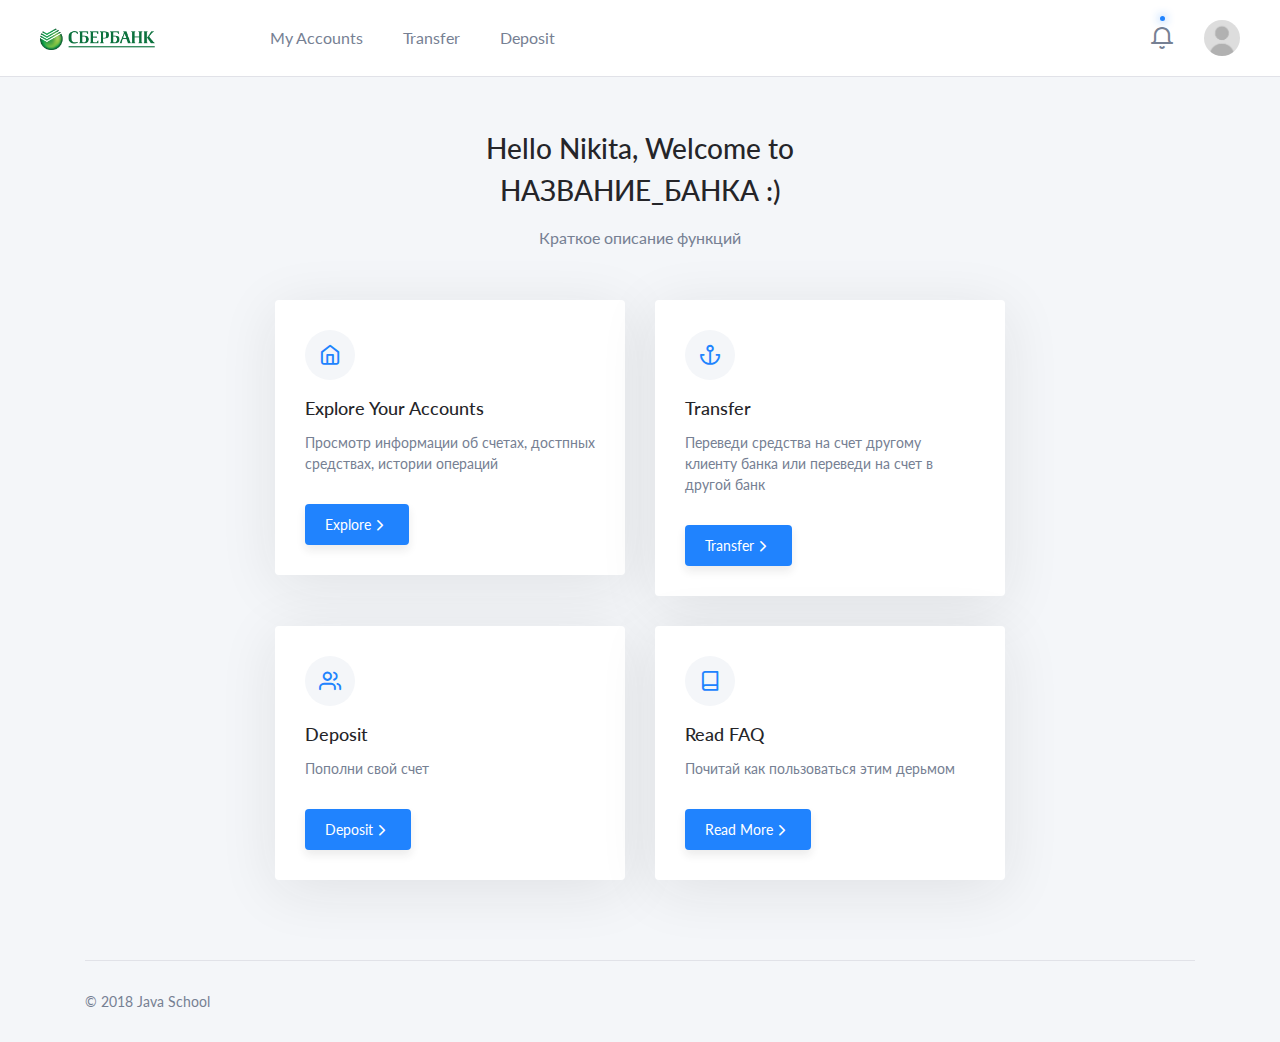
<file: bank_template/index.html>
<!doctype html>
<html lang="en">
  <head>
    <meta charset="utf-8">
    <meta http-equiv="x-ua-compatible" content="ie=edge">
    <title>Account | Bank</title>
    <meta name="description" content="Neat">
    <meta name="viewport" content="width=device-width, initial-scale=1, shrink-to-fit=no">

    <!-- Google Font -->
    <link href="https://fonts.googleapis.com/css?family=Lato" rel="stylesheet">

    <!-- Favicon -->
    <link rel="apple-touch-icon" href="apple-touch-icon.png">
    <link rel="shortcut icon" href="favicon.ico" type="image/x-icon">

    <!-- Stylesheet -->
    <link rel="stylesheet" href="css/neat.css">
  </head>
  <body>

    <div class="o-page">
      <header class="c-navbar u-mb-large">
        
        <!-- Navigation items that will be collaped and toggled in small viewports -->
        <nav class="c-navbar__nav collapse" id="main-nav">
          <ul class="c-navbar__nav-list">
          
				 <li> 
					 <a class="c-navbar__brand" href="#">
					  <img src="img/sber.png" width="200" height="151" alt="Neatf" title="Neat UI Kit">
					</a>
				</li>
          
              <li class="c-navbar__nav-item">
                <a class="c-navbar__nav-link" href="accounts.html">My Accounts</a>
              </li>
              <li class="c-navbar__nav-item">
                <a class="c-navbar__nav-link" href="transfer.html">Transfer</a>
              </li>

              <li class="c-navbar__nav-item">
                <a class="c-navbar__nav-link" href="deposit.html">Deposit</a>
              </li>
          </ul>
        </nav>
        <!-- // Navigation items  -->

     
          <div class="c-dropdown dropdown u-mr-medium u-ml-auto">
            <div class="c-notification has-indicator dropdown-toggle" id="dropdownMenuToggle2" data-toggle="dropdown" aria-haspopup="true" aria-expanded="false" role="button">
              <i class="c-notification__icon feather icon-bell"></i>
            </div>

            <div class="c-dropdown__menu c-dropdown__menu--large has-arrow dropdown-menu dropdown-menu-right" aria-labelledby="dropdownMenuToggle2">

              <span class="c-dropdown__menu-header">
                Notifications
              </span>
              <a class="c-dropdown__item dropdown-item" href="#">
                <div class="o-media">
                  <div class="o-media__img u-mr-xsmall">
                    <span class="c-icon c-icon--info c-icon--xsmall"><i class="feather icon-globe"></i></span>
                  </div>

                  <div class="o-media__body">
                    <p>We've updated the Stripe Services agreement and its supporting terms. Your continueduse of Stripe's services.</p>
                  </div>
                </div>
              </a>

              <a class="c-dropdown__item dropdown-item" href="#">
                <div class="o-media">
                  <div class="o-media__img u-mr-xsmall">
                    <span class="c-icon c-icon--danger c-icon--xsmall"><i class="feather icon-x"></i></span>
                  </div>

                  <div class="o-media__body">
                    <p>We've updated the Stripe Services agreement and its supporting terms. Your continueduse of Stripe's services.</p>
                  </div>
                </div>
              </a>

              <a class="c-dropdown__item dropdown-item" href="#">
                <div class="o-media">
                  <div class="o-media__img u-mr-xsmall">
                    <span class="c-icon c-icon--success c-icon--xsmall"><i class="feather icon-anchor"></i></span>
                  </div>

                  <div class="o-media__body">
                    <p>We've updated the Stripe Services agreement and its supporting terms. Your continueduse of Stripe's services.</p>
                  </div>
                </div>
              </a>

              <a class="c-dropdown__menu-footer">
                All Notifications
              </a>
            </div>
          </div>

          <div class="c-dropdown dropdown">
            <div class="c-avatar c-avatar--xsmall dropdown-toggle" id="dropdownMenuAvatar" data-toggle="dropdown" aria-haspopup="true" aria-expanded="false" role="button">
              <img class="c-avatar__img" src="img/user.jpg" alt="Adam Sandler">
            </div>
            

            <div class="c-dropdown__menu has-arrow dropdown-menu dropdown-menu-right" aria-labelledby="dropdownMenuAvatar">
              <a class="c-dropdown__item dropdown-item" href="#">Edit Profile</a>
              <a class="c-dropdown__item dropdown-item" href="#">View Activity</a>
              <a class="c-dropdown__item dropdown-item" href="#">Log out</a>
            </div>
          </div>

        <button class="c-navbar__nav-toggle" type="button" data-toggle="collapse" data-target="#main-nav">
            <i class="feather icon-menu"></i>
        </button><!-- // .c-nav-toggle -->
      </header>

      <div class="container">
        <div class="row u-justify-center">
          <div class="col-lg-6 u-text-center">
            <h2 class="u-mb-small">Hello Nikita, Welcome to НАЗВАНИЕ_БАНКА :)</h2>
            <p class="u-text-large u-mb-large">Краткое описание функций</p>
          </div>
        </div>

        <div class="row">
          <div class="col-md-6 col-xl-4 u-ml-auto">
            <div class="c-card is-animated">
              <span class="c-icon c-icon--large u-mb-small">
                <i class="feather icon-home"></i>
              </span>

              <h5 class="u-mb-xsmall">Explore Your Accounts</h5>
              <p class="u-mb-medium">Просмотр информации об счетах, достпных средствах, истории операций</p>
              <a class="c-btn c-btn--info has-arrow" href="accounts.html">
                Explore<i class="feather icon-chevron-right"></i>
              </a>
            </div>
          </div>

          <div class="col-md-6 col-xl-4 u-mr-auto">
            <div class="c-card is-animated">
              <span class="c-icon c-icon--large u-mb-small">
                <i class="feather icon-anchor"></i>
              </span>

              <h5 class="u-mb-xsmall">Transfer</h5>
              <p class="u-mb-medium">Переведи средства на счет другому клиенту банка или переведи на счет в другой банк</p>
              <a class="c-btn c-btn--info has-arrow" href="transfer.html">Transfer<i class="feather icon-chevron-right"></i></a>
            </div>
          </div>
        </div>

        <div class="row">
          <div class="col-md-6 col-xl-4 u-ml-auto">
            <div class="c-card is-animated">
              <span class="c-icon c-icon--large u-mb-small">
                <i class="feather icon-users"></i>
              </span>

              <h5 class="u-mb-xsmall">Deposit</h5>
              <p class="u-mb-medium">Пополни свой счет</p>
              <a href="deposit.html" class="c-btn c-btn--info has-arrow">
                Deposit<i class="feather icon-chevron-right"></i>
              </a>
            </div>
          </div>

          <div class="col-md-6 col-xl-4 u-mr-auto">
            <div class="c-card is-animated">
              <span class="c-icon c-icon--large u-mb-small">
                <i class="feather icon-book"></i>
              </span>

              <h5 class="u-mb-xsmall">Read FAQ</h5>
              <p class="u-mb-medium">Почитай как пользоваться этим дерьмом</p>
              <a href="faq.html" class="c-btn c-btn--info has-arrow">Read More<i class="feather icon-chevron-right"></i></a>
            </div>
          </div>
        </div>

        <div class="row">
          <div class="col-12">
            <footer class="c-footer">
              <p>© 2018 Java School</p>
              
            </footer>
          </div>
        </div>
      </div>
    </div><!-- // .o-page -->

    <!-- Main JavaScript -->
    <script src="js/neat.min.js?v=1.0"></script>
  </body>
</html>
</file>
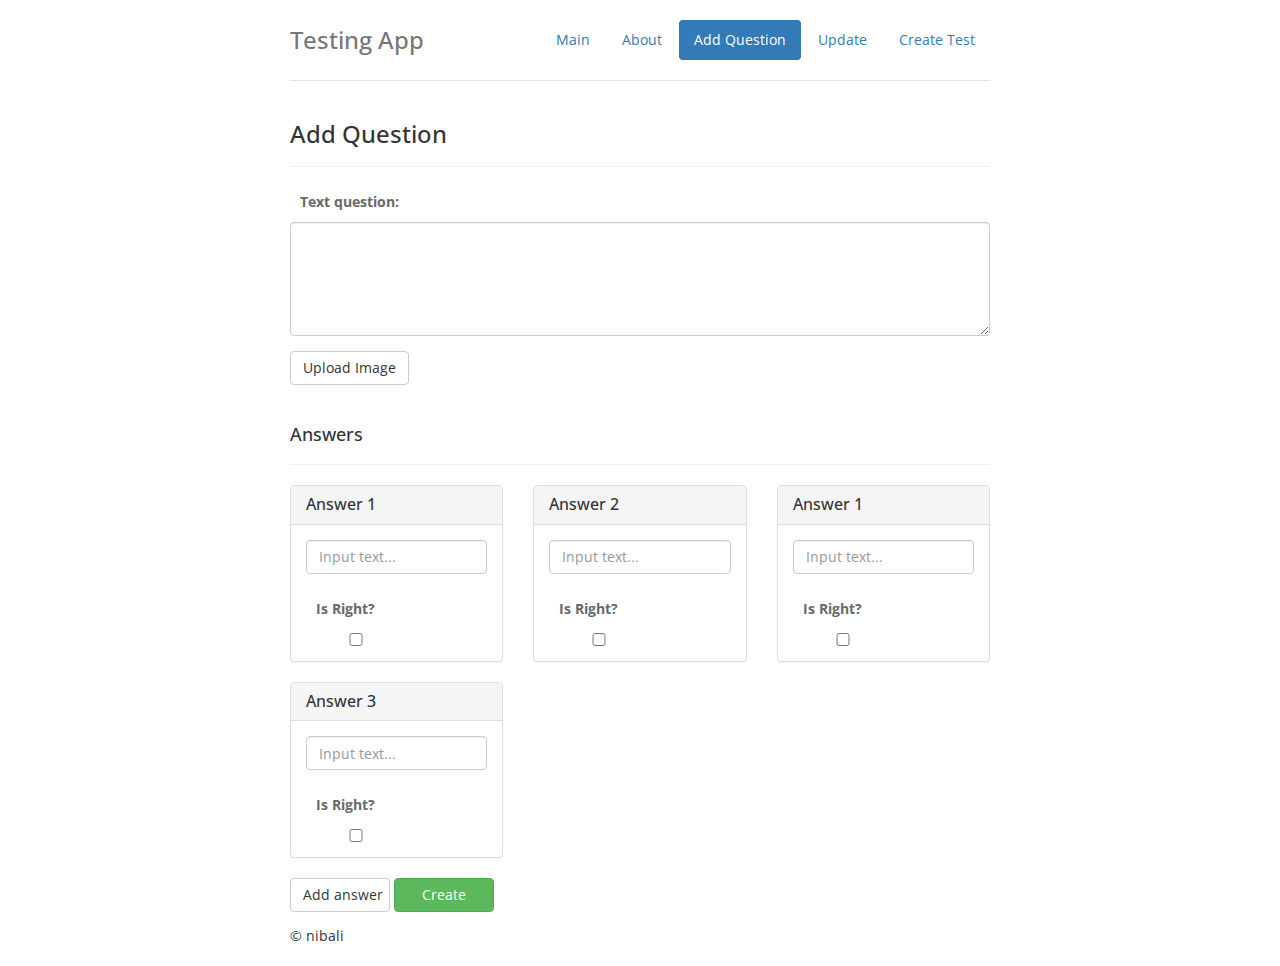
<file: add_question.html>
<html xmlns="http://www.w3.org/1999/xhtml">
 <head>
    <meta charset="utf-8">
    <meta http-equiv="X-UA-Compatible" content="IE=edge">
    <meta name="viewport" content="width=device-width, initial-scale=1">
    <title>Add Question</title>
    
    <link href="https://fonts.googleapis.com/css?family=Open+Sans+Condensed:300,700" rel="stylesheet">

    <!-- Bootstrap core CSS -->
    <link href="css/bootstrap.min.css" rel="stylesheet">

    <!-- Custom styles for this template -->
    <link href="css/jumbotron-narrow.css" rel="stylesheet">

 </head>
 <body>
 
  
       
       <div class="container">
      <div class="header clearfix">
        <nav>
          <ul class="nav nav-pills pull-right">
            <li role="presentation" ><a href="main.html">Main</a></li>
            <li role="presentation"><a href="https://www.tupa-germania.ru/grazhdanstvo/test-na-grazhdanstvo-germanii.html">About</a></li>
            <li role="presentation" class="active"><a href="add_question.html">Add Question</a></li>
            <li role="presentation"><a href="#">Update</a></li>
            <li role="presentation"><a href="#">Create Test</a></li>
          </ul>
        </nav>
        <h3 class="text-muted">Testing App</h3>
      </div>
       
    <div class="page-header">
        <h3>Add Question</h3>
    </div>
        
        <p class="lead">
            
             <form id= "createQuestionForm" action="http://localhost:8888/create" method="post" enctype="multipart/form-data">
             <p>
             
             <div class="form-group">
                <label for="title">Text question:</label>
                <textarea class="form-control" rows="5" name="text_question" id="text_question"></textarea>
            </div>

             <img data-src="" class="img-thumbnail" style="display:none">
              </p>
              <p>
                
            
               <label class="btn btn-default" for="upload">
                 <input id="upload" type="file" style="display:none" 
                     onchange="$('#upload-file-info').html(this.files[0].name)">
                     Upload Image
                </label>
                <span class='label label-info' id="upload-file-info"></span>
            </p>
    
   
            <table id="new_fields" style="display:none">
                
                 <tr>
                    <th>Text</th>
                    <th>isRight</th>
                </tr>
            </table>

        <div class="page-header">
            <h4>Answers</h4>
        </div>

        <div class="row">
        <div class="col-sm-4">
            <div class="panel panel-default">
            <div class="panel-heading">
              <h3 class="panel-title">Answer 1</h3>
            </div>
                <div class="panel-body">
                  <input class="form-control" type="text" placeholder="Input text...">
                    <br>
                    <div class="form-check">
                          <label class="form-check-label" for="isRight">
                            Is Right?
                          </label>
                          <input class="form-check-input" type="checkbox" value="" id="isRight">
                    </div>
                </div>
            </div>
        </div>
        <div class="col-sm-4">
            <div class="panel panel-default">
            <div class="panel-heading">
              <h3 class="panel-title">Answer 2</h3>
            </div>
                <div class="panel-body">
                  <input class="form-control" type="text" placeholder="Input text...">
                    <br>
                    <div class="form-check">
                          <label class="form-check-label" for="isRight">
                            Is Right?
                          </label>
                          <input class="form-check-input" type="checkbox" value="" id="isRight">
                    </div>
                </div>
            </div>
        </div>
        <div class="col-sm-4">
            <div class="panel panel-default">
            <div class="panel-heading">
              <h3 class="panel-title">Answer 1</h3>
            </div>
                <div class="panel-body">
                    <input class="form-control" type="text" placeholder="Input text...">
                    <br>
                    <div class="form-check">
                          <label class="form-check-label" for="isRight">
                            Is Right?
                          </label>
                          <input class="form-check-input" type="checkbox" value="" id="isRight">
                    </div>
                </div>
            </div>
        </div>  
        <div class="col-sm-4">
            <div class="panel panel-default">
            <div class="panel-heading">
              <h3 class="panel-title">Answer 3</h3>
            </div>
                <div class="panel-body">
                 <input class="form-control" type="text" placeholder="Input text...">
                    <br>
                    <div class="form-check">
                          <label class="form-check-label" for="isRight">
                            Is Right?
                          </label>
                          <input class="form-check-input" type="checkbox" value="" id="isRight">
                    </div>
                </div>
            </div>
        </div>
        </div>
   
    <input type="button" class="btn btn-default" id="addfields" value="Add answer" />
    <input type="submit" class="btn btn-success" value="Create">   
    </form>
            
        </p>

      
       
      
       <div id="footer">&copy; nibali</div>
  </div> 
       
 <!-- JAVASCRIPT -->
<script src="js/jquery.js"></script>
<script type="text/javascript" src="js/addField.js" ></script>

 </body>
</html>
</file>
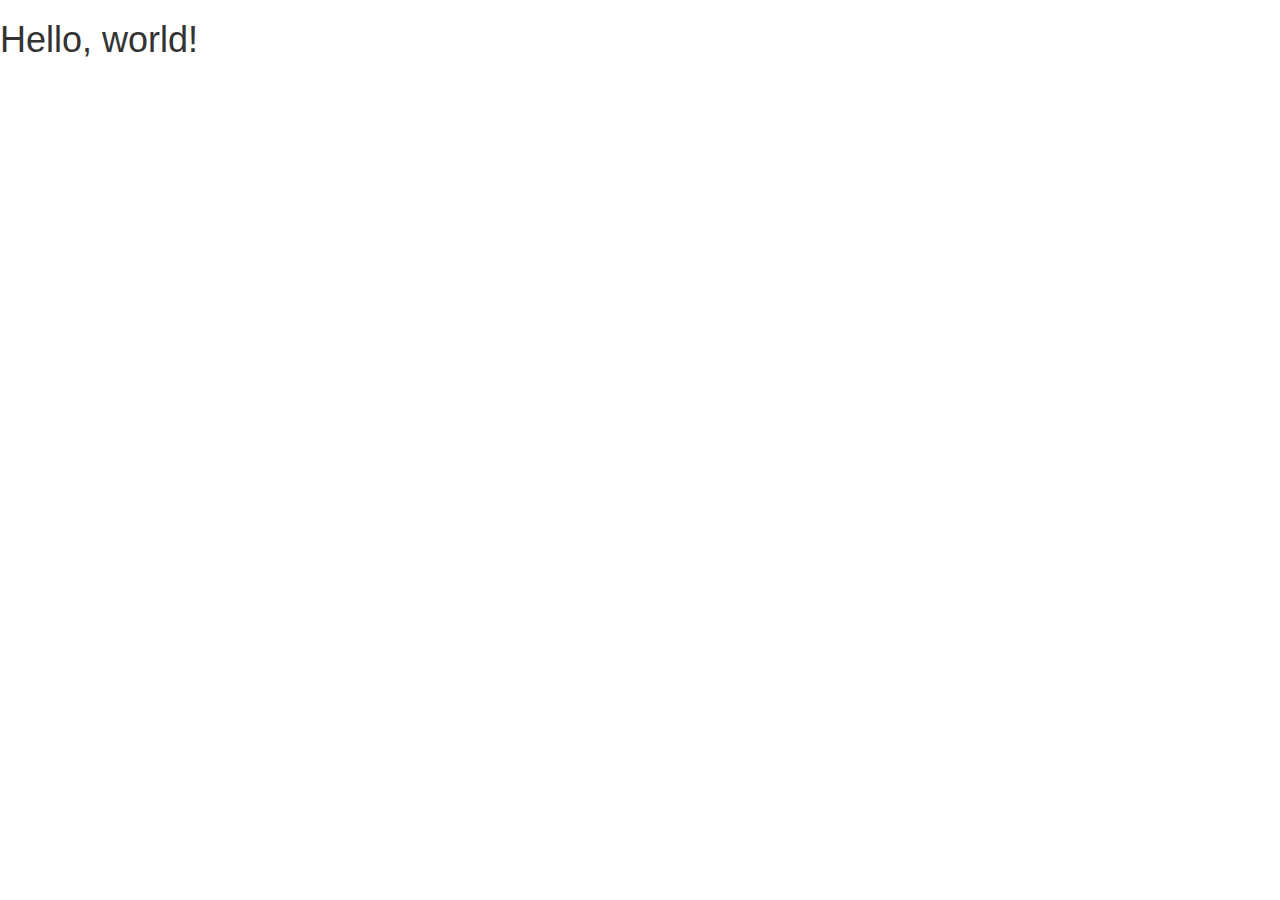
<file: boots.html>
<!DOCTYPE html>
<html lang="en">
  <head>
    <meta charset="utf-8">
    <meta http-equiv="X-UA-Compatible" content="IE=edge">
    <meta name="viewport" content="width=device-width, initial-scale=1">
    <!-- Выше 3 Мета-теги ** должны прийти в первую очередь в голове; любой другой руководитель контент *после* эти теги -->  
    <title>Bootstrap 101 Template</title>

    <!-- Bootstrap -->  
    <link href="css/bootstrap.min.css" rel="stylesheet">

    <!-- HTML5 Shim and Respond.js for IE8 support of HTML5 elements and media queries -->  
    <!-- Предупреждение: Respond.js не работает при просмотре страницы через файл:// -->  
    <!--[if lt IE 9]>
 <script src="https://oss.maxcdn.com/html5shiv/3.7.3/html5shiv.min.js"></script >
 <script src="https://oss.maxcdn.com/respond/1.4.2/respond.min.js"></script>
 <![endif]-->  
  </head>
  <body>
    <h1>Hello, world!</h1>

    <!-- на jQuery (необходим для Bootstrap - х JavaScript плагины) -->  
    <script src="https://ajax.googleapis.com/ajax/libs/jquery/1.12.4/jquery.min.js"></script>
    <!-- Включают все скомпилированные плагины (ниже), или включать отдельные файлы по мере необходимости -->  
    <script src="js/bootstrap.min.js"></script>
  </body>
</html>
</file>
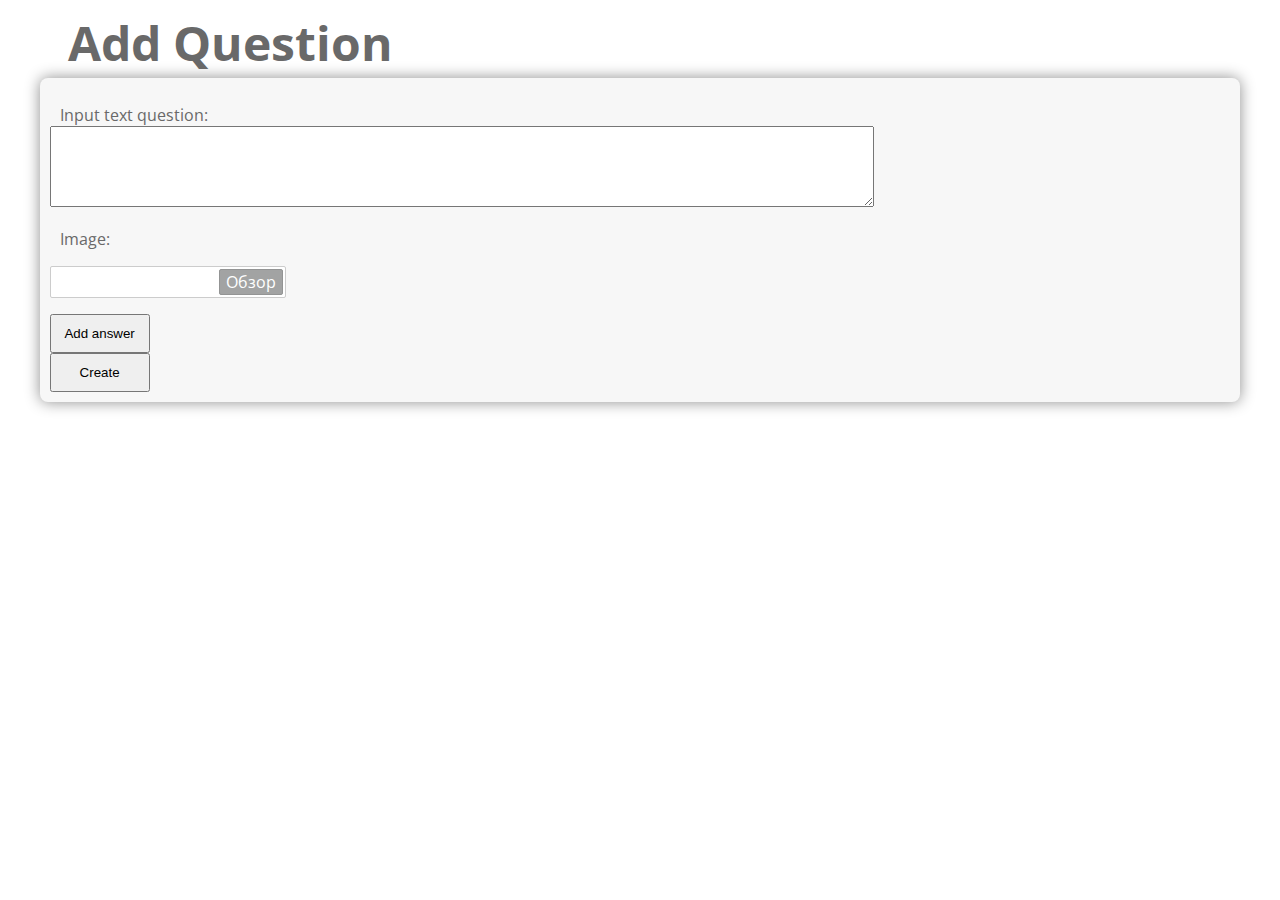
<file: createQuestion.html>
<!DOCTYPE html>
<html>
    <head>
        <meta charset="utf-8">
        <title>Create Question</title>
        <link href="style/style.css" type="text/css" rel="stylesheet">
		<link href="https://fonts.googleapis.com/css?family=Open+Sans+Condensed:300,700" rel="stylesheet">
</head>
<body>
    <h1>Add Question</h1>

    <form id= "createQuestionForm" action="http://localhost:8888/create" method="post" enctype="multipart/form-data">
    <p>
        <label>Input text question:</label><br>
        <textarea rows="5" cols = "100" name="text_question" id="text_question"></textarea>
    </p>
    <p>
        <label>Image: </label>
        <div class="fileform">
			<div class="selectbutton">Обзор</div>
			<input id="upload" type="file" name="upload" />
		</div>
    </p>
    
   
		<table id="new_fields" style="display:none">
			
			 <tr>
				<th>Text</th>
				<th>isRight</th>
			</tr>
			
			
		
		</table>
   
    <input type="button" id="addfields" value="Add answer" />
    <br>
    <input type="submit" value="Create">   
    </form>
    
</body>

<script type="text/javascript" src="js/addField.js" ></script>
</html>
</file>
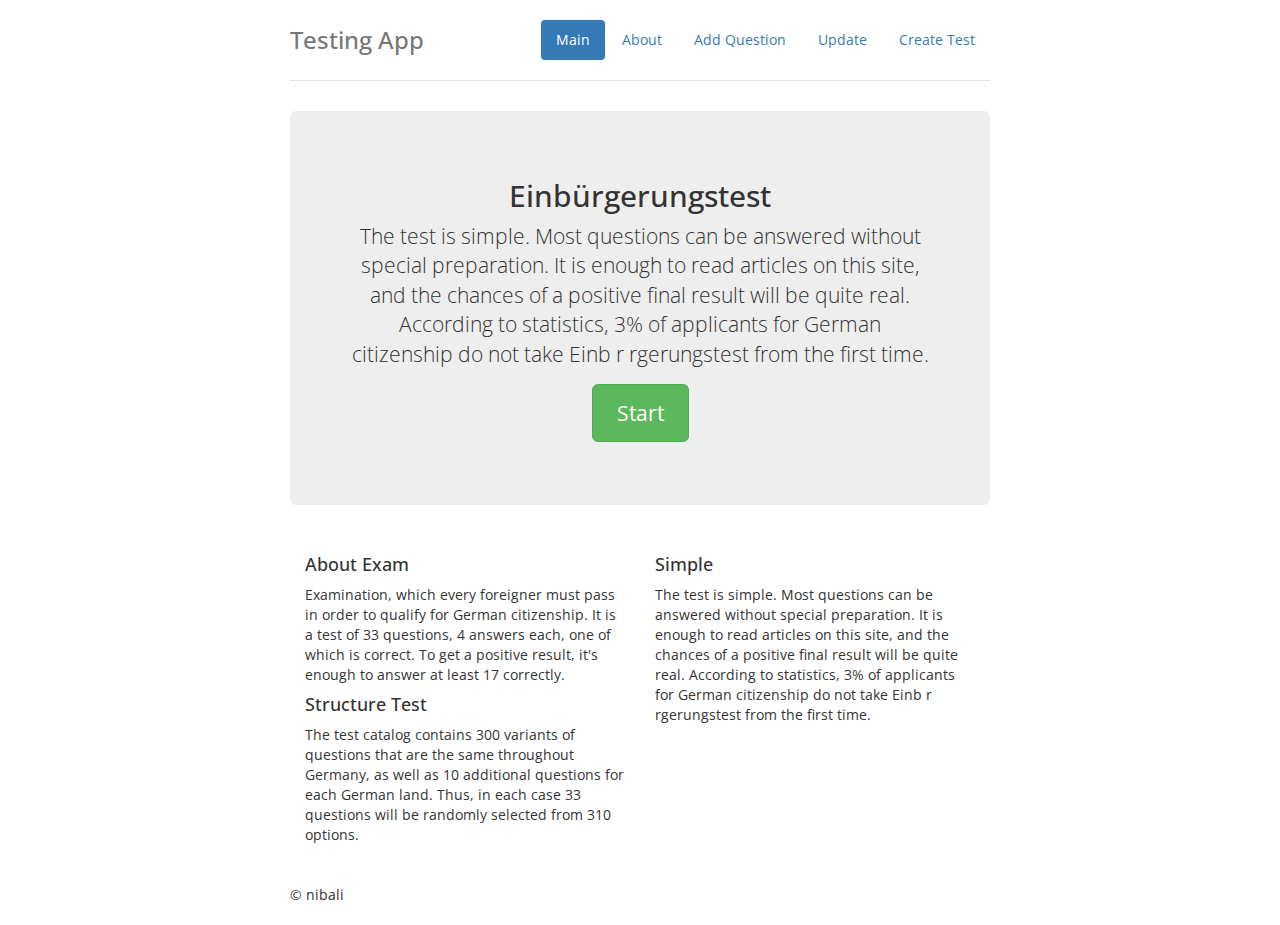
<file: main.html>
<html xmlns="http://www.w3.org/1999/xhtml">
 <head>
	<meta charset="utf-8">
	<meta http-equiv="X-UA-Compatible" content="IE=edge">
	<meta name="viewport" content="width=device-width, initial-scale=1">
	<title>German Testing</title>
	
	<link href="https://fonts.googleapis.com/css?family=Open+Sans+Condensed:300,700" rel="stylesheet">

	<!-- Bootstrap core CSS -->
    <link href="css/bootstrap.min.css" rel="stylesheet">

    <!-- Custom styles for this template -->
    <link href="css/jumbotron-narrow.css" rel="stylesheet">

 </head>
 <body>
 
  
	   
	   <div class="container">
      <div class="header clearfix">
        <nav>
          <ul class="nav nav-pills pull-right">
            <li role="presentation" class="active"><a href="#">Main</a></li>
            <li role="presentation"><a href="https://www.tupa-germania.ru/grazhdanstvo/test-na-grazhdanstvo-germanii.html">About</a></li>
            <li role="presentation"><a href="add_question.html">Add Question</a></li>
            <li role="presentation"><a href="#">Update</a></li>
            <li role="presentation"><a href="#">Create Test</a></li>
          </ul>
        </nav>
        <h3 class="text-muted">Testing App</h3>
      </div>
	   
	   <div class="jumbotron">
        <h2>Einbürgerungstest</h2>
        <p class="lead">
        	
					
					 
					 The test is simple. Most questions can be answered without special preparation. It is enough to read articles on this site, and the chances of a positive final result will be quite real. According to statistics, 3% of applicants for German citizenship do not take Einb r rgerungstest from the first time.
			
        </p>

        <p><a class="btn btn-lg btn-success" href="test_page.html" role="button">Start</a></p>
      </div>
	   
	  <div class="row marketing">
        <div class="col-lg-6">
          <h4>About Exam</h4>
          Examination, which every foreigner must pass in order to qualify for German citizenship. It is a test of 33 questions, 4 answers each, one of which is correct. To get a positive result, it's enough to answer at least 17 correctly.

          <h4>Structure Test</h4>
          The test catalog contains 300 variants of questions that are the same throughout Germany, as well as 10 additional questions for each German land. Thus, in each case 33 questions will be randomly selected from 310 options.

        
        </div>

        <div class="col-lg-6">
          
           <h4>Simple</h4>
          The test is simple. Most questions can be answered without special preparation. It is enough to read articles on this site, and the chances of a positive final result will be quite real. According to statistics, 3% of applicants for German citizenship do not take Einb r rgerungstest from the first time.

      </div>
	   
	   
  </div> 
	   <div id="footer">&copy; nibali</div>
 
 </body>
</html>
</file>
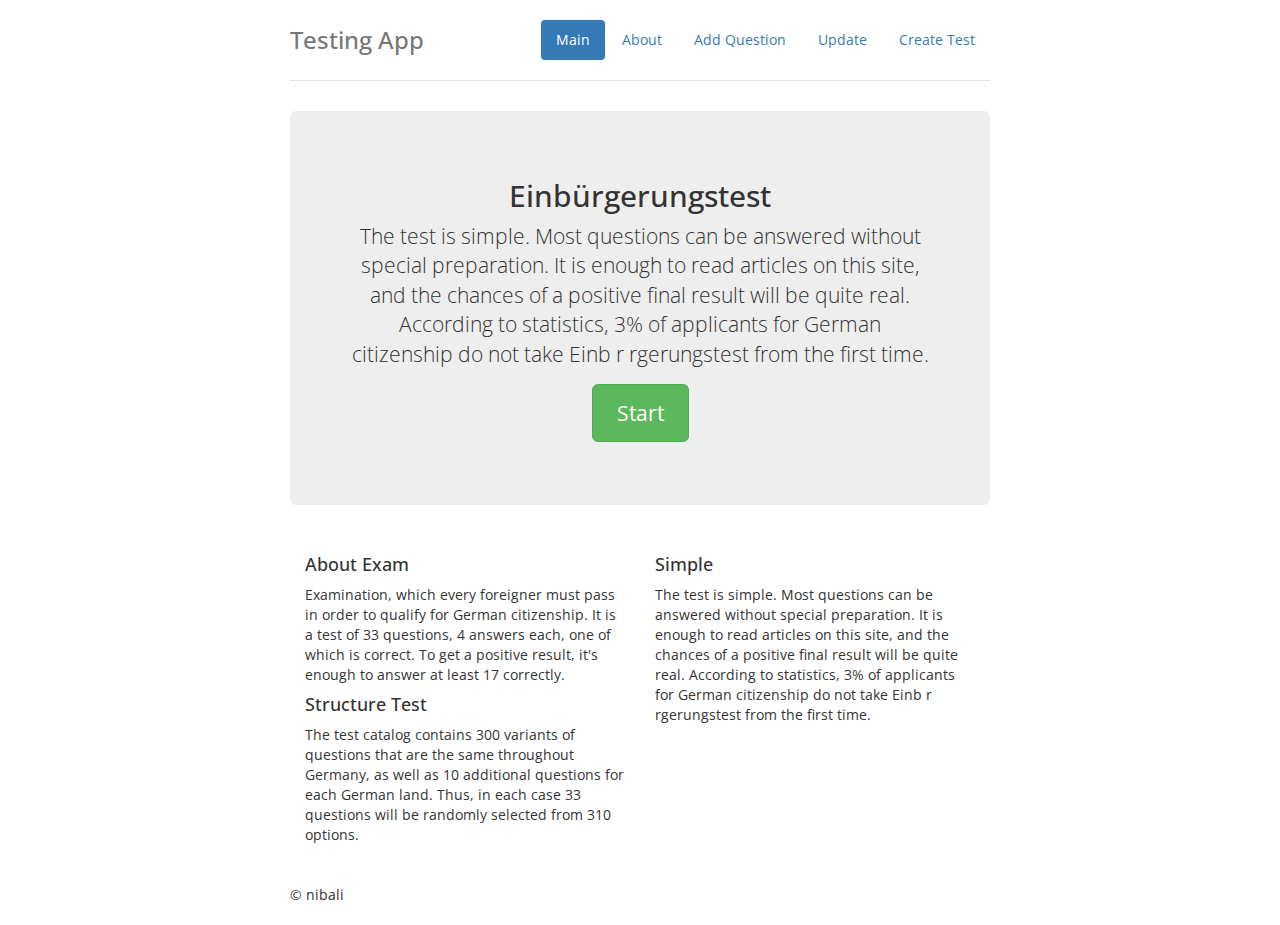
<file: test_page.html>
<html xmlns="http://www.w3.org/1999/xhtml">
<head>
	  <meta http-equiv="Content-Type" content="text/html; charset=utf-8" />
	  <title>German Testing</title>
	  <link href="style/main_style.css" type="text/css" rel="stylesheet">
	  <link href="https://fonts.googleapis.com/css?family=Open+Sans+Condensed:300,700" rel="stylesheet">
	 
 </head>
 
 <body>
 
  <div id="container">
	   <div id="header">Testing for citizenship</div><!шапка>	   
	   <div id="sidebar"> <!меню слева>
			<p><a href="main.html" class="btn_menu">Finish the testing</a></p>
	   </div>
	   <script type="text/javascript" src="js/scriptForTest.js" > </script>
	   <div id="content">
                    <script>loadData()</script>
			<h2>Testing</h2>
            <form>
                <ol id = "process">
                    <script>
                    nextQuestion()
                    </script>
                </ol>
            <input type="button" onClick="Score()" value="Проверить результаты" />
            <input type="button" onClick="nextQuestion()" value="Следующий вопрос" />
            </form>
	   </div>	   
	   <div id="footer">&copy; Nikita Balily</div>
  </div> 
 </body>
</html>
</file>
<file: bank_template/css/neat.css>
@charset "UTF-8";
/*!
 * Neat - v1.0
 * Copyright 2018 ZawiaStudio
 * @zawiastudio | zawiastudio.com 
 */
/* ==========================================================================
   #BASE GLOBAL
   ========================================================================== */
/**
 * Resets, unclassed (bare) elements.
 *
 * 1. Ensure the page always fills at least the entire height of the viewport.
 *
 * 2. Set the default `font-size` and `line-height` for the entire project,
 *    sourced from our default variables. The `font-size` is calculated to exist
 *    in ems, the `line-height` is calculated to exist unitlessly.
 *
 * 3. Prevent adjustments of font size after orientation changes in
 *    IE on Windows Phone and in iOS.
 */
html {
  height: 100%;
  /* [1] */
  min-height: 100%;
  /* [1] */
  font-family: "Lato", sans-serif;
  font-size: 16px;
  /* [2] */
  line-height: 1.5;
  /* [2] */
  -webkit-text-size-adjust: 100%;
     -moz-text-size-adjust: 100%;
      -ms-text-size-adjust: 100%;
          text-size-adjust: 100%;
  /* [3] */ }

body {
  height: 100%;
  /* [1] */
  min-height: 100%;
  /* [1] */
  margin: 0;
  background-color: #F4F6F9; }

button,
input,
optgroup,
select,
textarea {
  font-family: "Lato", sans-serif; }

/**
 * Simple reset
 */
body,
h1, h2, h3, h4, h5, h6,
blockquote, p, pre,
dl, dd, ol, ul,
figure,
hr,
fieldset, legend {
  margin: 0;
  padding: 0; }

article,
aside,
footer,
header,
nav,
section,
figcaption,
figure,
main {
  display: block; }

button {
  cursor: pointer; }

ul,
ol {
  margin: 0;
  padding: 0;
  list-style-type: none; }

/**
 * Remove trailing margins from nested lists.
 */
li > ol,
li > ul {
  margin-bottom: 0; }

img {
  display: inline-block;
  max-width: 50%;
  height: auto;
  border-style: none; }

textarea {
  display: block;
  margin: 0;
  outline: 0;
  font-family: inherit;
  font-size: inherit;
  line-height: inherit;
  -webkit-appearance: none;
     -moz-appearance: none;
          appearance: none; }

/* ==========================================================================
   #BASE TYPOGRAPHY
   ========================================================================== */
/**
 * Headings, paragraphs, links.
 */
h1,
h2,
h3,
h4,
h5,
h6 {
  margin: 0;
  color: #252529;
  font-weight: 500; }

h1 {
  font-size: 2.25rem; }

h2 {
  font-size: 1.75rem; }

h3 {
  font-size: 1.5rem; }

h4 {
  font-size: 1.25rem; }

h5 {
  font-size: 1.125rem; }

h6 {
  font-size: 1rem; }

p {
  color: #768093;
  font-size: 0.875rem; }

strong {
  color: #768093; }

/**
 * 1. Remove the gray background on active links in IE 10.
 * 2. Remove gaps in links underline in iOS 8+ and Safari 8+.
 */
a {
  -webkit-transition: color 0.15s ease-in-out;
  transition: color 0.15s ease-in-out;
  background-color: transparent;
  /* [1] */
  color: #2083FE;
  text-decoration: none;
  cursor: pointer;
  -webkit-text-decoration-skip: objects;
          text-decoration-skip: objects;
  /* [2] */ }
  a:hover {
    color: #2083FE;
    text-decoration: none; }

/**
 * 1. Correct the inheritance and scaling of font size in all browsers.
 * 2. Correct the odd `em` font sizing in all browsers.
 */
pre,
code,
kbd,
samp {
  font-family: monospace, monospace;
  /* [1] */
  font-size: 1em;
  /* [2] */ }

small {
  font-size: 85%; }

/*!
 * Bootstrap Grid v4.0.0 (https://getbootstrap.com)
 * Copyright 2011-2018 The Bootstrap Authors
 * Copyright 2011-2018 Twitter, Inc.
 * Licensed under MIT (https://github.com/twbs/bootstrap/blob/master/LICENSE)
 */
@-ms-viewport {
  width: device-width; }

html {
  -webkit-box-sizing: border-box;
          box-sizing: border-box;
  -ms-overflow-style: scrollbar; }

*,
*::before,
*::after {
  -webkit-box-sizing: inherit;
          box-sizing: inherit; }

.container {
  width: 100%;
  padding-right: 15px;
  padding-left: 15px;
  margin-right: auto;
  margin-left: auto; }

@media (min-width: 576px) {
  .container {
    max-width: 540px; } }

@media (min-width: 768px) {
  .container {
    max-width: 720px; } }

@media (min-width: 992px) {
  .container {
    max-width: 960px; } }

@media (min-width: 1200px) {
  .container {
    max-width: 1140px; } }

.container-fluid {
  width: 100%;
  padding-right: 15px;
  padding-left: 15px;
  margin-right: auto;
  margin-left: auto; }

.row {
  display: -webkit-box;
  display: -ms-flexbox;
  display: flex;
  -ms-flex-wrap: wrap;
  flex-wrap: wrap;
  margin-right: -15px;
  margin-left: -15px; }

.no-gutters {
  margin-right: 0;
  margin-left: 0; }

.no-gutters > .col,
.no-gutters > [class*="col-"] {
  padding-right: 0;
  padding-left: 0; }

.col-1, .col-2, .col-3, .col-4, .col-5, .col-6, .col-7, .col-8, .col-9, .col-10, .col-11, .col-12, .col,
.col-auto, .col-sm-1, .col-sm-2, .col-sm-3, .col-sm-4, .col-sm-5, .col-sm-6, .col-sm-7, .col-sm-8, .col-sm-9, .col-sm-10, .col-sm-11, .col-sm-12, .col-sm,
.col-sm-auto, .col-md-1, .col-md-2, .col-md-3, .col-md-4, .col-md-5, .col-md-6, .col-md-7, .col-md-8, .col-md-9, .col-md-10, .col-md-11, .col-md-12, .col-md,
.col-md-auto, .col-lg-1, .col-lg-2, .col-lg-3, .col-lg-4, .col-lg-5, .col-lg-6, .col-lg-7, .col-lg-8, .col-lg-9, .col-lg-10, .col-lg-11, .col-lg-12, .col-lg,
.col-lg-auto, .col-xl-1, .col-xl-2, .col-xl-3, .col-xl-4, .col-xl-5, .col-xl-6, .col-xl-7, .col-xl-8, .col-xl-9, .col-xl-10, .col-xl-11, .col-xl-12, .col-xl,
.col-xl-auto {
  position: relative;
  width: 100%;
  min-height: 1px;
  padding-right: 15px;
  padding-left: 15px; }

.col {
  -ms-flex-preferred-size: 0;
  flex-basis: 0;
  -webkit-box-flex: 1;
  -ms-flex-positive: 1;
  flex-grow: 1;
  max-width: 100%; }

.col-auto {
  -webkit-box-flex: 0;
  -ms-flex: 0 0 auto;
  flex: 0 0 auto;
  width: auto;
  max-width: none; }

.col-1 {
  -webkit-box-flex: 0;
  -ms-flex: 0 0 8.333333%;
  flex: 0 0 8.333333%;
  max-width: 8.333333%; }

.col-2 {
  -webkit-box-flex: 0;
  -ms-flex: 0 0 16.666667%;
  flex: 0 0 16.666667%;
  max-width: 16.666667%; }

.col-3 {
  -webkit-box-flex: 0;
  -ms-flex: 0 0 25%;
  flex: 0 0 25%;
  max-width: 25%; }

.col-4 {
  -webkit-box-flex: 0;
  -ms-flex: 0 0 33.333333%;
  flex: 0 0 33.333333%;
  max-width: 33.333333%; }

.col-5 {
  -webkit-box-flex: 0;
  -ms-flex: 0 0 41.666667%;
  flex: 0 0 41.666667%;
  max-width: 41.666667%; }

.col-6 {
  -webkit-box-flex: 0;
  -ms-flex: 0 0 50%;
  flex: 0 0 50%;
  max-width: 50%; }

.col-7 {
  -webkit-box-flex: 0;
  -ms-flex: 0 0 58.333333%;
  flex: 0 0 58.333333%;
  max-width: 58.333333%; }

.col-8 {
  -webkit-box-flex: 0;
  -ms-flex: 0 0 66.666667%;
  flex: 0 0 66.666667%;
  max-width: 66.666667%; }

.col-9 {
  -webkit-box-flex: 0;
  -ms-flex: 0 0 75%;
  flex: 0 0 75%;
  max-width: 75%; }

.col-10 {
  -webkit-box-flex: 0;
  -ms-flex: 0 0 83.333333%;
  flex: 0 0 83.333333%;
  max-width: 83.333333%; }

.col-11 {
  -webkit-box-flex: 0;
  -ms-flex: 0 0 91.666667%;
  flex: 0 0 91.666667%;
  max-width: 91.666667%; }

.col-12 {
  -webkit-box-flex: 0;
  -ms-flex: 0 0 100%;
  flex: 0 0 100%;
  max-width: 100%; }

.order-first {
  -webkit-box-ordinal-group: 0;
  -ms-flex-order: -1;
  order: -1; }

.order-last {
  -webkit-box-ordinal-group: 14;
  -ms-flex-order: 13;
  order: 13; }

.order-0 {
  -webkit-box-ordinal-group: 1;
  -ms-flex-order: 0;
  order: 0; }

.order-1 {
  -webkit-box-ordinal-group: 2;
  -ms-flex-order: 1;
  order: 1; }

.order-2 {
  -webkit-box-ordinal-group: 3;
  -ms-flex-order: 2;
  order: 2; }

.order-3 {
  -webkit-box-ordinal-group: 4;
  -ms-flex-order: 3;
  order: 3; }

.order-4 {
  -webkit-box-ordinal-group: 5;
  -ms-flex-order: 4;
  order: 4; }

.order-5 {
  -webkit-box-ordinal-group: 6;
  -ms-flex-order: 5;
  order: 5; }

.order-6 {
  -webkit-box-ordinal-group: 7;
  -ms-flex-order: 6;
  order: 6; }

.order-7 {
  -webkit-box-ordinal-group: 8;
  -ms-flex-order: 7;
  order: 7; }

.order-8 {
  -webkit-box-ordinal-group: 9;
  -ms-flex-order: 8;
  order: 8; }

.order-9 {
  -webkit-box-ordinal-group: 10;
  -ms-flex-order: 9;
  order: 9; }

.order-10 {
  -webkit-box-ordinal-group: 11;
  -ms-flex-order: 10;
  order: 10; }

.order-11 {
  -webkit-box-ordinal-group: 12;
  -ms-flex-order: 11;
  order: 11; }

.order-12 {
  -webkit-box-ordinal-group: 13;
  -ms-flex-order: 12;
  order: 12; }

.offset-1 {
  margin-left: 8.333333%; }

.offset-2 {
  margin-left: 16.666667%; }

.offset-3 {
  margin-left: 25%; }

.offset-4 {
  margin-left: 33.333333%; }

.offset-5 {
  margin-left: 41.666667%; }

.offset-6 {
  margin-left: 50%; }

.offset-7 {
  margin-left: 58.333333%; }

.offset-8 {
  margin-left: 66.666667%; }

.offset-9 {
  margin-left: 75%; }

.offset-10 {
  margin-left: 83.333333%; }

.offset-11 {
  margin-left: 91.666667%; }

@media (min-width: 576px) {
  .col-sm {
    -ms-flex-preferred-size: 0;
    flex-basis: 0;
    -webkit-box-flex: 1;
    -ms-flex-positive: 1;
    flex-grow: 1;
    max-width: 100%; }
  .col-sm-auto {
    -webkit-box-flex: 0;
    -ms-flex: 0 0 auto;
    flex: 0 0 auto;
    width: auto;
    max-width: none; }
  .col-sm-1 {
    -webkit-box-flex: 0;
    -ms-flex: 0 0 8.333333%;
    flex: 0 0 8.333333%;
    max-width: 8.333333%; }
  .col-sm-2 {
    -webkit-box-flex: 0;
    -ms-flex: 0 0 16.666667%;
    flex: 0 0 16.666667%;
    max-width: 16.666667%; }
  .col-sm-3 {
    -webkit-box-flex: 0;
    -ms-flex: 0 0 25%;
    flex: 0 0 25%;
    max-width: 25%; }
  .col-sm-4 {
    -webkit-box-flex: 0;
    -ms-flex: 0 0 33.333333%;
    flex: 0 0 33.333333%;
    max-width: 33.333333%; }
  .col-sm-5 {
    -webkit-box-flex: 0;
    -ms-flex: 0 0 41.666667%;
    flex: 0 0 41.666667%;
    max-width: 41.666667%; }
  .col-sm-6 {
    -webkit-box-flex: 0;
    -ms-flex: 0 0 50%;
    flex: 0 0 50%;
    max-width: 50%; }
  .col-sm-7 {
    -webkit-box-flex: 0;
    -ms-flex: 0 0 58.333333%;
    flex: 0 0 58.333333%;
    max-width: 58.333333%; }
  .col-sm-8 {
    -webkit-box-flex: 0;
    -ms-flex: 0 0 66.666667%;
    flex: 0 0 66.666667%;
    max-width: 66.666667%; }
  .col-sm-9 {
    -webkit-box-flex: 0;
    -ms-flex: 0 0 75%;
    flex: 0 0 75%;
    max-width: 75%; }
  .col-sm-10 {
    -webkit-box-flex: 0;
    -ms-flex: 0 0 83.333333%;
    flex: 0 0 83.333333%;
    max-width: 83.333333%; }
  .col-sm-11 {
    -webkit-box-flex: 0;
    -ms-flex: 0 0 91.666667%;
    flex: 0 0 91.666667%;
    max-width: 91.666667%; }
  .col-sm-12 {
    -webkit-box-flex: 0;
    -ms-flex: 0 0 100%;
    flex: 0 0 100%;
    max-width: 100%; }
  .order-sm-first {
    -webkit-box-ordinal-group: 0;
    -ms-flex-order: -1;
    order: -1; }
  .order-sm-last {
    -webkit-box-ordinal-group: 14;
    -ms-flex-order: 13;
    order: 13; }
  .order-sm-0 {
    -webkit-box-ordinal-group: 1;
    -ms-flex-order: 0;
    order: 0; }
  .order-sm-1 {
    -webkit-box-ordinal-group: 2;
    -ms-flex-order: 1;
    order: 1; }
  .order-sm-2 {
    -webkit-box-ordinal-group: 3;
    -ms-flex-order: 2;
    order: 2; }
  .order-sm-3 {
    -webkit-box-ordinal-group: 4;
    -ms-flex-order: 3;
    order: 3; }
  .order-sm-4 {
    -webkit-box-ordinal-group: 5;
    -ms-flex-order: 4;
    order: 4; }
  .order-sm-5 {
    -webkit-box-ordinal-group: 6;
    -ms-flex-order: 5;
    order: 5; }
  .order-sm-6 {
    -webkit-box-ordinal-group: 7;
    -ms-flex-order: 6;
    order: 6; }
  .order-sm-7 {
    -webkit-box-ordinal-group: 8;
    -ms-flex-order: 7;
    order: 7; }
  .order-sm-8 {
    -webkit-box-ordinal-group: 9;
    -ms-flex-order: 8;
    order: 8; }
  .order-sm-9 {
    -webkit-box-ordinal-group: 10;
    -ms-flex-order: 9;
    order: 9; }
  .order-sm-10 {
    -webkit-box-ordinal-group: 11;
    -ms-flex-order: 10;
    order: 10; }
  .order-sm-11 {
    -webkit-box-ordinal-group: 12;
    -ms-flex-order: 11;
    order: 11; }
  .order-sm-12 {
    -webkit-box-ordinal-group: 13;
    -ms-flex-order: 12;
    order: 12; }
  .offset-sm-0 {
    margin-left: 0; }
  .offset-sm-1 {
    margin-left: 8.333333%; }
  .offset-sm-2 {
    margin-left: 16.666667%; }
  .offset-sm-3 {
    margin-left: 25%; }
  .offset-sm-4 {
    margin-left: 33.333333%; }
  .offset-sm-5 {
    margin-left: 41.666667%; }
  .offset-sm-6 {
    margin-left: 50%; }
  .offset-sm-7 {
    margin-left: 58.333333%; }
  .offset-sm-8 {
    margin-left: 66.666667%; }
  .offset-sm-9 {
    margin-left: 75%; }
  .offset-sm-10 {
    margin-left: 83.333333%; }
  .offset-sm-11 {
    margin-left: 91.666667%; } }

@media (min-width: 768px) {
  .col-md {
    -ms-flex-preferred-size: 0;
    flex-basis: 0;
    -webkit-box-flex: 1;
    -ms-flex-positive: 1;
    flex-grow: 1;
    max-width: 100%; }
  .col-md-auto {
    -webkit-box-flex: 0;
    -ms-flex: 0 0 auto;
    flex: 0 0 auto;
    width: auto;
    max-width: none; }
  .col-md-1 {
    -webkit-box-flex: 0;
    -ms-flex: 0 0 8.333333%;
    flex: 0 0 8.333333%;
    max-width: 8.333333%; }
  .col-md-2 {
    -webkit-box-flex: 0;
    -ms-flex: 0 0 16.666667%;
    flex: 0 0 16.666667%;
    max-width: 16.666667%; }
  .col-md-3 {
    -webkit-box-flex: 0;
    -ms-flex: 0 0 25%;
    flex: 0 0 25%;
    max-width: 25%; }
  .col-md-4 {
    -webkit-box-flex: 0;
    -ms-flex: 0 0 33.333333%;
    flex: 0 0 33.333333%;
    max-width: 33.333333%; }
  .col-md-5 {
    -webkit-box-flex: 0;
    -ms-flex: 0 0 41.666667%;
    flex: 0 0 41.666667%;
    max-width: 41.666667%; }
  .col-md-6 {
    -webkit-box-flex: 0;
    -ms-flex: 0 0 50%;
    flex: 0 0 50%;
    max-width: 50%; }
  .col-md-7 {
    -webkit-box-flex: 0;
    -ms-flex: 0 0 58.333333%;
    flex: 0 0 58.333333%;
    max-width: 58.333333%; }
  .col-md-8 {
    -webkit-box-flex: 0;
    -ms-flex: 0 0 66.666667%;
    flex: 0 0 66.666667%;
    max-width: 66.666667%; }
  .col-md-9 {
    -webkit-box-flex: 0;
    -ms-flex: 0 0 75%;
    flex: 0 0 75%;
    max-width: 75%; }
  .col-md-10 {
    -webkit-box-flex: 0;
    -ms-flex: 0 0 83.333333%;
    flex: 0 0 83.333333%;
    max-width: 83.333333%; }
  .col-md-11 {
    -webkit-box-flex: 0;
    -ms-flex: 0 0 91.666667%;
    flex: 0 0 91.666667%;
    max-width: 91.666667%; }
  .col-md-12 {
    -webkit-box-flex: 0;
    -ms-flex: 0 0 100%;
    flex: 0 0 100%;
    max-width: 100%; }
  .order-md-first {
    -webkit-box-ordinal-group: 0;
    -ms-flex-order: -1;
    order: -1; }
  .order-md-last {
    -webkit-box-ordinal-group: 14;
    -ms-flex-order: 13;
    order: 13; }
  .order-md-0 {
    -webkit-box-ordinal-group: 1;
    -ms-flex-order: 0;
    order: 0; }
  .order-md-1 {
    -webkit-box-ordinal-group: 2;
    -ms-flex-order: 1;
    order: 1; }
  .order-md-2 {
    -webkit-box-ordinal-group: 3;
    -ms-flex-order: 2;
    order: 2; }
  .order-md-3 {
    -webkit-box-ordinal-group: 4;
    -ms-flex-order: 3;
    order: 3; }
  .order-md-4 {
    -webkit-box-ordinal-group: 5;
    -ms-flex-order: 4;
    order: 4; }
  .order-md-5 {
    -webkit-box-ordinal-group: 6;
    -ms-flex-order: 5;
    order: 5; }
  .order-md-6 {
    -webkit-box-ordinal-group: 7;
    -ms-flex-order: 6;
    order: 6; }
  .order-md-7 {
    -webkit-box-ordinal-group: 8;
    -ms-flex-order: 7;
    order: 7; }
  .order-md-8 {
    -webkit-box-ordinal-group: 9;
    -ms-flex-order: 8;
    order: 8; }
  .order-md-9 {
    -webkit-box-ordinal-group: 10;
    -ms-flex-order: 9;
    order: 9; }
  .order-md-10 {
    -webkit-box-ordinal-group: 11;
    -ms-flex-order: 10;
    order: 10; }
  .order-md-11 {
    -webkit-box-ordinal-group: 12;
    -ms-flex-order: 11;
    order: 11; }
  .order-md-12 {
    -webkit-box-ordinal-group: 13;
    -ms-flex-order: 12;
    order: 12; }
  .offset-md-0 {
    margin-left: 0; }
  .offset-md-1 {
    margin-left: 8.333333%; }
  .offset-md-2 {
    margin-left: 16.666667%; }
  .offset-md-3 {
    margin-left: 25%; }
  .offset-md-4 {
    margin-left: 33.333333%; }
  .offset-md-5 {
    margin-left: 41.666667%; }
  .offset-md-6 {
    margin-left: 50%; }
  .offset-md-7 {
    margin-left: 58.333333%; }
  .offset-md-8 {
    margin-left: 66.666667%; }
  .offset-md-9 {
    margin-left: 75%; }
  .offset-md-10 {
    margin-left: 83.333333%; }
  .offset-md-11 {
    margin-left: 91.666667%; } }

@media (min-width: 992px) {
  .col-lg {
    -ms-flex-preferred-size: 0;
    flex-basis: 0;
    -webkit-box-flex: 1;
    -ms-flex-positive: 1;
    flex-grow: 1;
    max-width: 100%; }
  .col-lg-auto {
    -webkit-box-flex: 0;
    -ms-flex: 0 0 auto;
    flex: 0 0 auto;
    width: auto;
    max-width: none; }
  .col-lg-1 {
    -webkit-box-flex: 0;
    -ms-flex: 0 0 8.333333%;
    flex: 0 0 8.333333%;
    max-width: 8.333333%; }
  .col-lg-2 {
    -webkit-box-flex: 0;
    -ms-flex: 0 0 16.666667%;
    flex: 0 0 16.666667%;
    max-width: 16.666667%; }
  .col-lg-3 {
    -webkit-box-flex: 0;
    -ms-flex: 0 0 25%;
    flex: 0 0 25%;
    max-width: 25%; }
  .col-lg-4 {
    -webkit-box-flex: 0;
    -ms-flex: 0 0 33.333333%;
    flex: 0 0 33.333333%;
    max-width: 33.333333%; }
  .col-lg-5 {
    -webkit-box-flex: 0;
    -ms-flex: 0 0 41.666667%;
    flex: 0 0 41.666667%;
    max-width: 41.666667%; }
  .col-lg-6 {
    -webkit-box-flex: 0;
    -ms-flex: 0 0 50%;
    flex: 0 0 50%;
    max-width: 50%; }
  .col-lg-7 {
    -webkit-box-flex: 0;
    -ms-flex: 0 0 58.333333%;
    flex: 0 0 58.333333%;
    max-width: 58.333333%; }
  .col-lg-8 {
    -webkit-box-flex: 0;
    -ms-flex: 0 0 66.666667%;
    flex: 0 0 66.666667%;
    max-width: 66.666667%; }
  .col-lg-9 {
    -webkit-box-flex: 0;
    -ms-flex: 0 0 75%;
    flex: 0 0 75%;
    max-width: 75%; }
  .col-lg-10 {
    -webkit-box-flex: 0;
    -ms-flex: 0 0 83.333333%;
    flex: 0 0 83.333333%;
    max-width: 83.333333%; }
  .col-lg-11 {
    -webkit-box-flex: 0;
    -ms-flex: 0 0 91.666667%;
    flex: 0 0 91.666667%;
    max-width: 91.666667%; }
  .col-lg-12 {
    -webkit-box-flex: 0;
    -ms-flex: 0 0 100%;
    flex: 0 0 100%;
    max-width: 100%; }
  .order-lg-first {
    -webkit-box-ordinal-group: 0;
    -ms-flex-order: -1;
    order: -1; }
  .order-lg-last {
    -webkit-box-ordinal-group: 14;
    -ms-flex-order: 13;
    order: 13; }
  .order-lg-0 {
    -webkit-box-ordinal-group: 1;
    -ms-flex-order: 0;
    order: 0; }
  .order-lg-1 {
    -webkit-box-ordinal-group: 2;
    -ms-flex-order: 1;
    order: 1; }
  .order-lg-2 {
    -webkit-box-ordinal-group: 3;
    -ms-flex-order: 2;
    order: 2; }
  .order-lg-3 {
    -webkit-box-ordinal-group: 4;
    -ms-flex-order: 3;
    order: 3; }
  .order-lg-4 {
    -webkit-box-ordinal-group: 5;
    -ms-flex-order: 4;
    order: 4; }
  .order-lg-5 {
    -webkit-box-ordinal-group: 6;
    -ms-flex-order: 5;
    order: 5; }
  .order-lg-6 {
    -webkit-box-ordinal-group: 7;
    -ms-flex-order: 6;
    order: 6; }
  .order-lg-7 {
    -webkit-box-ordinal-group: 8;
    -ms-flex-order: 7;
    order: 7; }
  .order-lg-8 {
    -webkit-box-ordinal-group: 9;
    -ms-flex-order: 8;
    order: 8; }
  .order-lg-9 {
    -webkit-box-ordinal-group: 10;
    -ms-flex-order: 9;
    order: 9; }
  .order-lg-10 {
    -webkit-box-ordinal-group: 11;
    -ms-flex-order: 10;
    order: 10; }
  .order-lg-11 {
    -webkit-box-ordinal-group: 12;
    -ms-flex-order: 11;
    order: 11; }
  .order-lg-12 {
    -webkit-box-ordinal-group: 13;
    -ms-flex-order: 12;
    order: 12; }
  .offset-lg-0 {
    margin-left: 0; }
  .offset-lg-1 {
    margin-left: 8.333333%; }
  .offset-lg-2 {
    margin-left: 16.666667%; }
  .offset-lg-3 {
    margin-left: 25%; }
  .offset-lg-4 {
    margin-left: 33.333333%; }
  .offset-lg-5 {
    margin-left: 41.666667%; }
  .offset-lg-6 {
    margin-left: 50%; }
  .offset-lg-7 {
    margin-left: 58.333333%; }
  .offset-lg-8 {
    margin-left: 66.666667%; }
  .offset-lg-9 {
    margin-left: 75%; }
  .offset-lg-10 {
    margin-left: 83.333333%; }
  .offset-lg-11 {
    margin-left: 91.666667%; } }

@media (min-width: 1200px) {
  .col-xl {
    -ms-flex-preferred-size: 0;
    flex-basis: 0;
    -webkit-box-flex: 1;
    -ms-flex-positive: 1;
    flex-grow: 1;
    max-width: 100%; }
  .col-xl-auto {
    -webkit-box-flex: 0;
    -ms-flex: 0 0 auto;
    flex: 0 0 auto;
    width: auto;
    max-width: none; }
  .col-xl-1 {
    -webkit-box-flex: 0;
    -ms-flex: 0 0 8.333333%;
    flex: 0 0 8.333333%;
    max-width: 8.333333%; }
  .col-xl-2 {
    -webkit-box-flex: 0;
    -ms-flex: 0 0 16.666667%;
    flex: 0 0 16.666667%;
    max-width: 16.666667%; }
  .col-xl-3 {
    -webkit-box-flex: 0;
    -ms-flex: 0 0 25%;
    flex: 0 0 25%;
    max-width: 25%; }
  .col-xl-4 {
    -webkit-box-flex: 0;
    -ms-flex: 0 0 33.333333%;
    flex: 0 0 33.333333%;
    max-width: 33.333333%; }
  .col-xl-5 {
    -webkit-box-flex: 0;
    -ms-flex: 0 0 41.666667%;
    flex: 0 0 41.666667%;
    max-width: 41.666667%; }
  .col-xl-6 {
    -webkit-box-flex: 0;
    -ms-flex: 0 0 50%;
    flex: 0 0 50%;
    max-width: 50%; }
  .col-xl-7 {
    -webkit-box-flex: 0;
    -ms-flex: 0 0 58.333333%;
    flex: 0 0 58.333333%;
    max-width: 58.333333%; }
  .col-xl-8 {
    -webkit-box-flex: 0;
    -ms-flex: 0 0 66.666667%;
    flex: 0 0 66.666667%;
    max-width: 66.666667%; }
  .col-xl-9 {
    -webkit-box-flex: 0;
    -ms-flex: 0 0 75%;
    flex: 0 0 75%;
    max-width: 75%; }
  .col-xl-10 {
    -webkit-box-flex: 0;
    -ms-flex: 0 0 83.333333%;
    flex: 0 0 83.333333%;
    max-width: 83.333333%; }
  .col-xl-11 {
    -webkit-box-flex: 0;
    -ms-flex: 0 0 91.666667%;
    flex: 0 0 91.666667%;
    max-width: 91.666667%; }
  .col-xl-12 {
    -webkit-box-flex: 0;
    -ms-flex: 0 0 100%;
    flex: 0 0 100%;
    max-width: 100%; }
  .order-xl-first {
    -webkit-box-ordinal-group: 0;
    -ms-flex-order: -1;
    order: -1; }
  .order-xl-last {
    -webkit-box-ordinal-group: 14;
    -ms-flex-order: 13;
    order: 13; }
  .order-xl-0 {
    -webkit-box-ordinal-group: 1;
    -ms-flex-order: 0;
    order: 0; }
  .order-xl-1 {
    -webkit-box-ordinal-group: 2;
    -ms-flex-order: 1;
    order: 1; }
  .order-xl-2 {
    -webkit-box-ordinal-group: 3;
    -ms-flex-order: 2;
    order: 2; }
  .order-xl-3 {
    -webkit-box-ordinal-group: 4;
    -ms-flex-order: 3;
    order: 3; }
  .order-xl-4 {
    -webkit-box-ordinal-group: 5;
    -ms-flex-order: 4;
    order: 4; }
  .order-xl-5 {
    -webkit-box-ordinal-group: 6;
    -ms-flex-order: 5;
    order: 5; }
  .order-xl-6 {
    -webkit-box-ordinal-group: 7;
    -ms-flex-order: 6;
    order: 6; }
  .order-xl-7 {
    -webkit-box-ordinal-group: 8;
    -ms-flex-order: 7;
    order: 7; }
  .order-xl-8 {
    -webkit-box-ordinal-group: 9;
    -ms-flex-order: 8;
    order: 8; }
  .order-xl-9 {
    -webkit-box-ordinal-group: 10;
    -ms-flex-order: 9;
    order: 9; }
  .order-xl-10 {
    -webkit-box-ordinal-group: 11;
    -ms-flex-order: 10;
    order: 10; }
  .order-xl-11 {
    -webkit-box-ordinal-group: 12;
    -ms-flex-order: 11;
    order: 11; }
  .order-xl-12 {
    -webkit-box-ordinal-group: 13;
    -ms-flex-order: 12;
    order: 12; }
  .offset-xl-0 {
    margin-left: 0; }
  .offset-xl-1 {
    margin-left: 8.333333%; }
  .offset-xl-2 {
    margin-left: 16.666667%; }
  .offset-xl-3 {
    margin-left: 25%; }
  .offset-xl-4 {
    margin-left: 33.333333%; }
  .offset-xl-5 {
    margin-left: 41.666667%; }
  .offset-xl-6 {
    margin-left: 50%; }
  .offset-xl-7 {
    margin-left: 58.333333%; }
  .offset-xl-8 {
    margin-left: 66.666667%; }
  .offset-xl-9 {
    margin-left: 75%; }
  .offset-xl-10 {
    margin-left: 83.333333%; }
  .offset-xl-11 {
    margin-left: 91.666667%; } }

.d-none {
  display: none !important; }

.d-inline {
  display: inline !important; }

.d-inline-block {
  display: inline-block !important; }

.d-block {
  display: block !important; }

.d-table {
  display: table !important; }

.d-table-row {
  display: table-row !important; }

.d-table-cell {
  display: table-cell !important; }

.d-flex {
  display: -webkit-box !important;
  display: -ms-flexbox !important;
  display: flex !important; }

.d-inline-flex {
  display: -webkit-inline-box !important;
  display: -ms-inline-flexbox !important;
  display: inline-flex !important; }

@media (min-width: 576px) {
  .d-sm-none {
    display: none !important; }
  .d-sm-inline {
    display: inline !important; }
  .d-sm-inline-block {
    display: inline-block !important; }
  .d-sm-block {
    display: block !important; }
  .d-sm-table {
    display: table !important; }
  .d-sm-table-row {
    display: table-row !important; }
  .d-sm-table-cell {
    display: table-cell !important; }
  .d-sm-flex {
    display: -webkit-box !important;
    display: -ms-flexbox !important;
    display: flex !important; }
  .d-sm-inline-flex {
    display: -webkit-inline-box !important;
    display: -ms-inline-flexbox !important;
    display: inline-flex !important; } }

@media (min-width: 768px) {
  .d-md-none {
    display: none !important; }
  .d-md-inline {
    display: inline !important; }
  .d-md-inline-block {
    display: inline-block !important; }
  .d-md-block {
    display: block !important; }
  .d-md-table {
    display: table !important; }
  .d-md-table-row {
    display: table-row !important; }
  .d-md-table-cell {
    display: table-cell !important; }
  .d-md-flex {
    display: -webkit-box !important;
    display: -ms-flexbox !important;
    display: flex !important; }
  .d-md-inline-flex {
    display: -webkit-inline-box !important;
    display: -ms-inline-flexbox !important;
    display: inline-flex !important; } }

@media (min-width: 992px) {
  .d-lg-none {
    display: none !important; }
  .d-lg-inline {
    display: inline !important; }
  .d-lg-inline-block {
    display: inline-block !important; }
  .d-lg-block {
    display: block !important; }
  .d-lg-table {
    display: table !important; }
  .d-lg-table-row {
    display: table-row !important; }
  .d-lg-table-cell {
    display: table-cell !important; }
  .d-lg-flex {
    display: -webkit-box !important;
    display: -ms-flexbox !important;
    display: flex !important; }
  .d-lg-inline-flex {
    display: -webkit-inline-box !important;
    display: -ms-inline-flexbox !important;
    display: inline-flex !important; } }

@media (min-width: 1200px) {
  .d-xl-none {
    display: none !important; }
  .d-xl-inline {
    display: inline !important; }
  .d-xl-inline-block {
    display: inline-block !important; }
  .d-xl-block {
    display: block !important; }
  .d-xl-table {
    display: table !important; }
  .d-xl-table-row {
    display: table-row !important; }
  .d-xl-table-cell {
    display: table-cell !important; }
  .d-xl-flex {
    display: -webkit-box !important;
    display: -ms-flexbox !important;
    display: flex !important; }
  .d-xl-inline-flex {
    display: -webkit-inline-box !important;
    display: -ms-inline-flexbox !important;
    display: inline-flex !important; } }

@media print {
  .d-print-none {
    display: none !important; }
  .d-print-inline {
    display: inline !important; }
  .d-print-inline-block {
    display: inline-block !important; }
  .d-print-block {
    display: block !important; }
  .d-print-table {
    display: table !important; }
  .d-print-table-row {
    display: table-row !important; }
  .d-print-table-cell {
    display: table-cell !important; }
  .d-print-flex {
    display: -webkit-box !important;
    display: -ms-flexbox !important;
    display: flex !important; }
  .d-print-inline-flex {
    display: -webkit-inline-box !important;
    display: -ms-inline-flexbox !important;
    display: inline-flex !important; } }

.flex-row {
  -webkit-box-orient: horizontal !important;
  -webkit-box-direction: normal !important;
  -ms-flex-direction: row !important;
  flex-direction: row !important; }

.flex-column {
  -webkit-box-orient: vertical !important;
  -webkit-box-direction: normal !important;
  -ms-flex-direction: column !important;
  flex-direction: column !important; }

.flex-row-reverse {
  -webkit-box-orient: horizontal !important;
  -webkit-box-direction: reverse !important;
  -ms-flex-direction: row-reverse !important;
  flex-direction: row-reverse !important; }

.flex-column-reverse {
  -webkit-box-orient: vertical !important;
  -webkit-box-direction: reverse !important;
  -ms-flex-direction: column-reverse !important;
  flex-direction: column-reverse !important; }

.flex-wrap {
  -ms-flex-wrap: wrap !important;
  flex-wrap: wrap !important; }

.flex-nowrap {
  -ms-flex-wrap: nowrap !important;
  flex-wrap: nowrap !important; }

.flex-wrap-reverse {
  -ms-flex-wrap: wrap-reverse !important;
  flex-wrap: wrap-reverse !important; }

.justify-content-start {
  -webkit-box-pack: start !important;
  -ms-flex-pack: start !important;
  justify-content: flex-start !important; }

.justify-content-end {
  -webkit-box-pack: end !important;
  -ms-flex-pack: end !important;
  justify-content: flex-end !important; }

.justify-content-center {
  -webkit-box-pack: center !important;
  -ms-flex-pack: center !important;
  justify-content: center !important; }

.justify-content-between {
  -webkit-box-pack: justify !important;
  -ms-flex-pack: justify !important;
  justify-content: space-between !important; }

.justify-content-around {
  -ms-flex-pack: distribute !important;
  justify-content: space-around !important; }

.align-items-start {
  -webkit-box-align: start !important;
  -ms-flex-align: start !important;
  align-items: flex-start !important; }

.align-items-end {
  -webkit-box-align: end !important;
  -ms-flex-align: end !important;
  align-items: flex-end !important; }

.align-items-center {
  -webkit-box-align: center !important;
  -ms-flex-align: center !important;
  align-items: center !important; }

.align-items-baseline {
  -webkit-box-align: baseline !important;
  -ms-flex-align: baseline !important;
  align-items: baseline !important; }

.align-items-stretch {
  -webkit-box-align: stretch !important;
  -ms-flex-align: stretch !important;
  align-items: stretch !important; }

.align-content-start {
  -ms-flex-line-pack: start !important;
  align-content: flex-start !important; }

.align-content-end {
  -ms-flex-line-pack: end !important;
  align-content: flex-end !important; }

.align-content-center {
  -ms-flex-line-pack: center !important;
  align-content: center !important; }

.align-content-between {
  -ms-flex-line-pack: justify !important;
  align-content: space-between !important; }

.align-content-around {
  -ms-flex-line-pack: distribute !important;
  align-content: space-around !important; }

.align-content-stretch {
  -ms-flex-line-pack: stretch !important;
  align-content: stretch !important; }

.align-self-auto {
  -ms-flex-item-align: auto !important;
  align-self: auto !important; }

.align-self-start {
  -ms-flex-item-align: start !important;
  align-self: flex-start !important; }

.align-self-end {
  -ms-flex-item-align: end !important;
  align-self: flex-end !important; }

.align-self-center {
  -ms-flex-item-align: center !important;
  align-self: center !important; }

.align-self-baseline {
  -ms-flex-item-align: baseline !important;
  align-self: baseline !important; }

.align-self-stretch {
  -ms-flex-item-align: stretch !important;
  align-self: stretch !important; }

@media (min-width: 576px) {
  .flex-sm-row {
    -webkit-box-orient: horizontal !important;
    -webkit-box-direction: normal !important;
    -ms-flex-direction: row !important;
    flex-direction: row !important; }
  .flex-sm-column {
    -webkit-box-orient: vertical !important;
    -webkit-box-direction: normal !important;
    -ms-flex-direction: column !important;
    flex-direction: column !important; }
  .flex-sm-row-reverse {
    -webkit-box-orient: horizontal !important;
    -webkit-box-direction: reverse !important;
    -ms-flex-direction: row-reverse !important;
    flex-direction: row-reverse !important; }
  .flex-sm-column-reverse {
    -webkit-box-orient: vertical !important;
    -webkit-box-direction: reverse !important;
    -ms-flex-direction: column-reverse !important;
    flex-direction: column-reverse !important; }
  .flex-sm-wrap {
    -ms-flex-wrap: wrap !important;
    flex-wrap: wrap !important; }
  .flex-sm-nowrap {
    -ms-flex-wrap: nowrap !important;
    flex-wrap: nowrap !important; }
  .flex-sm-wrap-reverse {
    -ms-flex-wrap: wrap-reverse !important;
    flex-wrap: wrap-reverse !important; }
  .justify-content-sm-start {
    -webkit-box-pack: start !important;
    -ms-flex-pack: start !important;
    justify-content: flex-start !important; }
  .justify-content-sm-end {
    -webkit-box-pack: end !important;
    -ms-flex-pack: end !important;
    justify-content: flex-end !important; }
  .justify-content-sm-center {
    -webkit-box-pack: center !important;
    -ms-flex-pack: center !important;
    justify-content: center !important; }
  .justify-content-sm-between {
    -webkit-box-pack: justify !important;
    -ms-flex-pack: justify !important;
    justify-content: space-between !important; }
  .justify-content-sm-around {
    -ms-flex-pack: distribute !important;
    justify-content: space-around !important; }
  .align-items-sm-start {
    -webkit-box-align: start !important;
    -ms-flex-align: start !important;
    align-items: flex-start !important; }
  .align-items-sm-end {
    -webkit-box-align: end !important;
    -ms-flex-align: end !important;
    align-items: flex-end !important; }
  .align-items-sm-center {
    -webkit-box-align: center !important;
    -ms-flex-align: center !important;
    align-items: center !important; }
  .align-items-sm-baseline {
    -webkit-box-align: baseline !important;
    -ms-flex-align: baseline !important;
    align-items: baseline !important; }
  .align-items-sm-stretch {
    -webkit-box-align: stretch !important;
    -ms-flex-align: stretch !important;
    align-items: stretch !important; }
  .align-content-sm-start {
    -ms-flex-line-pack: start !important;
    align-content: flex-start !important; }
  .align-content-sm-end {
    -ms-flex-line-pack: end !important;
    align-content: flex-end !important; }
  .align-content-sm-center {
    -ms-flex-line-pack: center !important;
    align-content: center !important; }
  .align-content-sm-between {
    -ms-flex-line-pack: justify !important;
    align-content: space-between !important; }
  .align-content-sm-around {
    -ms-flex-line-pack: distribute !important;
    align-content: space-around !important; }
  .align-content-sm-stretch {
    -ms-flex-line-pack: stretch !important;
    align-content: stretch !important; }
  .align-self-sm-auto {
    -ms-flex-item-align: auto !important;
    align-self: auto !important; }
  .align-self-sm-start {
    -ms-flex-item-align: start !important;
    align-self: flex-start !important; }
  .align-self-sm-end {
    -ms-flex-item-align: end !important;
    align-self: flex-end !important; }
  .align-self-sm-center {
    -ms-flex-item-align: center !important;
    align-self: center !important; }
  .align-self-sm-baseline {
    -ms-flex-item-align: baseline !important;
    align-self: baseline !important; }
  .align-self-sm-stretch {
    -ms-flex-item-align: stretch !important;
    align-self: stretch !important; } }

@media (min-width: 768px) {
  .flex-md-row {
    -webkit-box-orient: horizontal !important;
    -webkit-box-direction: normal !important;
    -ms-flex-direction: row !important;
    flex-direction: row !important; }
  .flex-md-column {
    -webkit-box-orient: vertical !important;
    -webkit-box-direction: normal !important;
    -ms-flex-direction: column !important;
    flex-direction: column !important; }
  .flex-md-row-reverse {
    -webkit-box-orient: horizontal !important;
    -webkit-box-direction: reverse !important;
    -ms-flex-direction: row-reverse !important;
    flex-direction: row-reverse !important; }
  .flex-md-column-reverse {
    -webkit-box-orient: vertical !important;
    -webkit-box-direction: reverse !important;
    -ms-flex-direction: column-reverse !important;
    flex-direction: column-reverse !important; }
  .flex-md-wrap {
    -ms-flex-wrap: wrap !important;
    flex-wrap: wrap !important; }
  .flex-md-nowrap {
    -ms-flex-wrap: nowrap !important;
    flex-wrap: nowrap !important; }
  .flex-md-wrap-reverse {
    -ms-flex-wrap: wrap-reverse !important;
    flex-wrap: wrap-reverse !important; }
  .justify-content-md-start {
    -webkit-box-pack: start !important;
    -ms-flex-pack: start !important;
    justify-content: flex-start !important; }
  .justify-content-md-end {
    -webkit-box-pack: end !important;
    -ms-flex-pack: end !important;
    justify-content: flex-end !important; }
  .justify-content-md-center {
    -webkit-box-pack: center !important;
    -ms-flex-pack: center !important;
    justify-content: center !important; }
  .justify-content-md-between {
    -webkit-box-pack: justify !important;
    -ms-flex-pack: justify !important;
    justify-content: space-between !important; }
  .justify-content-md-around {
    -ms-flex-pack: distribute !important;
    justify-content: space-around !important; }
  .align-items-md-start {
    -webkit-box-align: start !important;
    -ms-flex-align: start !important;
    align-items: flex-start !important; }
  .align-items-md-end {
    -webkit-box-align: end !important;
    -ms-flex-align: end !important;
    align-items: flex-end !important; }
  .align-items-md-center {
    -webkit-box-align: center !important;
    -ms-flex-align: center !important;
    align-items: center !important; }
  .align-items-md-baseline {
    -webkit-box-align: baseline !important;
    -ms-flex-align: baseline !important;
    align-items: baseline !important; }
  .align-items-md-stretch {
    -webkit-box-align: stretch !important;
    -ms-flex-align: stretch !important;
    align-items: stretch !important; }
  .align-content-md-start {
    -ms-flex-line-pack: start !important;
    align-content: flex-start !important; }
  .align-content-md-end {
    -ms-flex-line-pack: end !important;
    align-content: flex-end !important; }
  .align-content-md-center {
    -ms-flex-line-pack: center !important;
    align-content: center !important; }
  .align-content-md-between {
    -ms-flex-line-pack: justify !important;
    align-content: space-between !important; }
  .align-content-md-around {
    -ms-flex-line-pack: distribute !important;
    align-content: space-around !important; }
  .align-content-md-stretch {
    -ms-flex-line-pack: stretch !important;
    align-content: stretch !important; }
  .align-self-md-auto {
    -ms-flex-item-align: auto !important;
    align-self: auto !important; }
  .align-self-md-start {
    -ms-flex-item-align: start !important;
    align-self: flex-start !important; }
  .align-self-md-end {
    -ms-flex-item-align: end !important;
    align-self: flex-end !important; }
  .align-self-md-center {
    -ms-flex-item-align: center !important;
    align-self: center !important; }
  .align-self-md-baseline {
    -ms-flex-item-align: baseline !important;
    align-self: baseline !important; }
  .align-self-md-stretch {
    -ms-flex-item-align: stretch !important;
    align-self: stretch !important; } }

@media (min-width: 992px) {
  .flex-lg-row {
    -webkit-box-orient: horizontal !important;
    -webkit-box-direction: normal !important;
    -ms-flex-direction: row !important;
    flex-direction: row !important; }
  .flex-lg-column {
    -webkit-box-orient: vertical !important;
    -webkit-box-direction: normal !important;
    -ms-flex-direction: column !important;
    flex-direction: column !important; }
  .flex-lg-row-reverse {
    -webkit-box-orient: horizontal !important;
    -webkit-box-direction: reverse !important;
    -ms-flex-direction: row-reverse !important;
    flex-direction: row-reverse !important; }
  .flex-lg-column-reverse {
    -webkit-box-orient: vertical !important;
    -webkit-box-direction: reverse !important;
    -ms-flex-direction: column-reverse !important;
    flex-direction: column-reverse !important; }
  .flex-lg-wrap {
    -ms-flex-wrap: wrap !important;
    flex-wrap: wrap !important; }
  .flex-lg-nowrap {
    -ms-flex-wrap: nowrap !important;
    flex-wrap: nowrap !important; }
  .flex-lg-wrap-reverse {
    -ms-flex-wrap: wrap-reverse !important;
    flex-wrap: wrap-reverse !important; }
  .justify-content-lg-start {
    -webkit-box-pack: start !important;
    -ms-flex-pack: start !important;
    justify-content: flex-start !important; }
  .justify-content-lg-end {
    -webkit-box-pack: end !important;
    -ms-flex-pack: end !important;
    justify-content: flex-end !important; }
  .justify-content-lg-center {
    -webkit-box-pack: center !important;
    -ms-flex-pack: center !important;
    justify-content: center !important; }
  .justify-content-lg-between {
    -webkit-box-pack: justify !important;
    -ms-flex-pack: justify !important;
    justify-content: space-between !important; }
  .justify-content-lg-around {
    -ms-flex-pack: distribute !important;
    justify-content: space-around !important; }
  .align-items-lg-start {
    -webkit-box-align: start !important;
    -ms-flex-align: start !important;
    align-items: flex-start !important; }
  .align-items-lg-end {
    -webkit-box-align: end !important;
    -ms-flex-align: end !important;
    align-items: flex-end !important; }
  .align-items-lg-center {
    -webkit-box-align: center !important;
    -ms-flex-align: center !important;
    align-items: center !important; }
  .align-items-lg-baseline {
    -webkit-box-align: baseline !important;
    -ms-flex-align: baseline !important;
    align-items: baseline !important; }
  .align-items-lg-stretch {
    -webkit-box-align: stretch !important;
    -ms-flex-align: stretch !important;
    align-items: stretch !important; }
  .align-content-lg-start {
    -ms-flex-line-pack: start !important;
    align-content: flex-start !important; }
  .align-content-lg-end {
    -ms-flex-line-pack: end !important;
    align-content: flex-end !important; }
  .align-content-lg-center {
    -ms-flex-line-pack: center !important;
    align-content: center !important; }
  .align-content-lg-between {
    -ms-flex-line-pack: justify !important;
    align-content: space-between !important; }
  .align-content-lg-around {
    -ms-flex-line-pack: distribute !important;
    align-content: space-around !important; }
  .align-content-lg-stretch {
    -ms-flex-line-pack: stretch !important;
    align-content: stretch !important; }
  .align-self-lg-auto {
    -ms-flex-item-align: auto !important;
    align-self: auto !important; }
  .align-self-lg-start {
    -ms-flex-item-align: start !important;
    align-self: flex-start !important; }
  .align-self-lg-end {
    -ms-flex-item-align: end !important;
    align-self: flex-end !important; }
  .align-self-lg-center {
    -ms-flex-item-align: center !important;
    align-self: center !important; }
  .align-self-lg-baseline {
    -ms-flex-item-align: baseline !important;
    align-self: baseline !important; }
  .align-self-lg-stretch {
    -ms-flex-item-align: stretch !important;
    align-self: stretch !important; } }

@media (min-width: 1200px) {
  .flex-xl-row {
    -webkit-box-orient: horizontal !important;
    -webkit-box-direction: normal !important;
    -ms-flex-direction: row !important;
    flex-direction: row !important; }
  .flex-xl-column {
    -webkit-box-orient: vertical !important;
    -webkit-box-direction: normal !important;
    -ms-flex-direction: column !important;
    flex-direction: column !important; }
  .flex-xl-row-reverse {
    -webkit-box-orient: horizontal !important;
    -webkit-box-direction: reverse !important;
    -ms-flex-direction: row-reverse !important;
    flex-direction: row-reverse !important; }
  .flex-xl-column-reverse {
    -webkit-box-orient: vertical !important;
    -webkit-box-direction: reverse !important;
    -ms-flex-direction: column-reverse !important;
    flex-direction: column-reverse !important; }
  .flex-xl-wrap {
    -ms-flex-wrap: wrap !important;
    flex-wrap: wrap !important; }
  .flex-xl-nowrap {
    -ms-flex-wrap: nowrap !important;
    flex-wrap: nowrap !important; }
  .flex-xl-wrap-reverse {
    -ms-flex-wrap: wrap-reverse !important;
    flex-wrap: wrap-reverse !important; }
  .justify-content-xl-start {
    -webkit-box-pack: start !important;
    -ms-flex-pack: start !important;
    justify-content: flex-start !important; }
  .justify-content-xl-end {
    -webkit-box-pack: end !important;
    -ms-flex-pack: end !important;
    justify-content: flex-end !important; }
  .justify-content-xl-center {
    -webkit-box-pack: center !important;
    -ms-flex-pack: center !important;
    justify-content: center !important; }
  .justify-content-xl-between {
    -webkit-box-pack: justify !important;
    -ms-flex-pack: justify !important;
    justify-content: space-between !important; }
  .justify-content-xl-around {
    -ms-flex-pack: distribute !important;
    justify-content: space-around !important; }
  .align-items-xl-start {
    -webkit-box-align: start !important;
    -ms-flex-align: start !important;
    align-items: flex-start !important; }
  .align-items-xl-end {
    -webkit-box-align: end !important;
    -ms-flex-align: end !important;
    align-items: flex-end !important; }
  .align-items-xl-center {
    -webkit-box-align: center !important;
    -ms-flex-align: center !important;
    align-items: center !important; }
  .align-items-xl-baseline {
    -webkit-box-align: baseline !important;
    -ms-flex-align: baseline !important;
    align-items: baseline !important; }
  .align-items-xl-stretch {
    -webkit-box-align: stretch !important;
    -ms-flex-align: stretch !important;
    align-items: stretch !important; }
  .align-content-xl-start {
    -ms-flex-line-pack: start !important;
    align-content: flex-start !important; }
  .align-content-xl-end {
    -ms-flex-line-pack: end !important;
    align-content: flex-end !important; }
  .align-content-xl-center {
    -ms-flex-line-pack: center !important;
    align-content: center !important; }
  .align-content-xl-between {
    -ms-flex-line-pack: justify !important;
    align-content: space-between !important; }
  .align-content-xl-around {
    -ms-flex-line-pack: distribute !important;
    align-content: space-around !important; }
  .align-content-xl-stretch {
    -ms-flex-line-pack: stretch !important;
    align-content: stretch !important; }
  .align-self-xl-auto {
    -ms-flex-item-align: auto !important;
    align-self: auto !important; }
  .align-self-xl-start {
    -ms-flex-item-align: start !important;
    align-self: flex-start !important; }
  .align-self-xl-end {
    -ms-flex-item-align: end !important;
    align-self: flex-end !important; }
  .align-self-xl-center {
    -ms-flex-item-align: center !important;
    align-self: center !important; }
  .align-self-xl-baseline {
    -ms-flex-item-align: baseline !important;
    align-self: baseline !important; }
  .align-self-xl-stretch {
    -ms-flex-item-align: stretch !important;
    align-self: stretch !important; } }

/*# sourceMappingURL=bootstrap-grid.css.map */
/*!
 * FullCalendar v3.8.2
 * Docs & License: https://fullcalendar.io/
 * (c) 2018 Adam Shaw
 */
.fc {
  direction: ltr;
  text-align: left; }

.fc-rtl {
  text-align: right; }

body .fc {
  /* extra precedence to overcome jqui */
  font-size: 1em; }

/* Colors
--------------------------------------------------------------------------------------------------*/
.fc-highlight {
  /* when user is selecting cells */
  background: #bce8f1;
  opacity: .3; }

.fc-bgevent {
  /* default look for background events */
  background: #8fdf82;
  opacity: .3; }

.fc-nonbusiness {
  /* default look for non-business-hours areas */
  /* will inherit .fc-bgevent's styles */
  background: #d7d7d7; }

/* Buttons (styled <button> tags, normalized to work cross-browser)
--------------------------------------------------------------------------------------------------*/
.fc button {
  /* force height to include the border and padding */
  -webkit-box-sizing: border-box;
  box-sizing: border-box;
  /* dimensions */
  margin: 0;
  height: 2.1em;
  padding: 0 .6em;
  /* text & cursor */
  font-size: 1em;
  /* normalize */
  white-space: nowrap;
  cursor: pointer; }

/* Firefox has an annoying inner border */
.fc button::-moz-focus-inner {
  margin: 0;
  padding: 0; }

.fc-state-default {
  /* non-theme */
  border: 1px solid; }

.fc-state-default.fc-corner-left {
  /* non-theme */
  border-top-left-radius: 4px;
  border-bottom-left-radius: 4px; }

.fc-state-default.fc-corner-right {
  /* non-theme */
  border-top-right-radius: 4px;
  border-bottom-right-radius: 4px; }

/* icons in buttons */
.fc button .fc-icon {
  /* non-theme */
  position: relative;
  top: -0.05em;
  /* seems to be a good adjustment across browsers */
  margin: 0 .2em;
  vertical-align: middle; }

/*
  button states
  borrowed from twitter bootstrap (http://twitter.github.com/bootstrap/)
*/
.fc-state-default {
  background-color: #f5f5f5;
  background-image: -webkit-gradient(linear, left top, left bottom, from(#ffffff), to(#e6e6e6));
  background-image: linear-gradient(to bottom, #ffffff, #e6e6e6);
  background-repeat: repeat-x;
  border-color: #e6e6e6 #e6e6e6 #bfbfbf;
  border-color: rgba(0, 0, 0, 0.1) rgba(0, 0, 0, 0.1) rgba(0, 0, 0, 0.25);
  color: #333;
  text-shadow: 0 1px 1px rgba(255, 255, 255, 0.75);
  -webkit-box-shadow: inset 0 1px 0 rgba(255, 255, 255, 0.2), 0 1px 2px rgba(0, 0, 0, 0.05);
          box-shadow: inset 0 1px 0 rgba(255, 255, 255, 0.2), 0 1px 2px rgba(0, 0, 0, 0.05); }

.fc-state-hover,
.fc-state-down,
.fc-state-active,
.fc-state-disabled {
  color: #333333;
  background-color: #e6e6e6; }

.fc-state-hover {
  color: #333333;
  text-decoration: none;
  background-position: 0 -15px;
  -webkit-transition: background-position 0.1s linear;
  transition: background-position 0.1s linear; }

.fc-state-down,
.fc-state-active {
  background-color: #cccccc;
  background-image: none;
  -webkit-box-shadow: inset 0 2px 4px rgba(0, 0, 0, 0.15), 0 1px 2px rgba(0, 0, 0, 0.05);
          box-shadow: inset 0 2px 4px rgba(0, 0, 0, 0.15), 0 1px 2px rgba(0, 0, 0, 0.05); }

.fc-state-disabled {
  cursor: default;
  background-image: none;
  opacity: 0.65;
  -webkit-box-shadow: none;
          box-shadow: none; }

/* Buttons Groups
--------------------------------------------------------------------------------------------------*/
.fc-button-group {
  display: inline-block; }

/*
every button that is not first in a button group should scootch over one pixel and cover the
previous button's border...
*/
.fc .fc-button-group > * {
  /* extra precedence b/c buttons have margin set to zero */
  float: left;
  margin: 0 0 0 -1px; }

.fc .fc-button-group > :first-child {
  /* same */
  margin-left: 0; }

/* Popover
--------------------------------------------------------------------------------------------------*/
.fc-popover {
  position: absolute;
  -webkit-box-shadow: 0 2px 6px rgba(0, 0, 0, 0.15);
          box-shadow: 0 2px 6px rgba(0, 0, 0, 0.15); }

.fc-popover .fc-header {
  /* TODO: be more consistent with fc-head/fc-body */
  padding: 2px 4px; }

.fc-popover .fc-header .fc-title {
  margin: 0 2px; }

.fc-popover .fc-header .fc-close {
  cursor: pointer; }

.fc-ltr .fc-popover .fc-header .fc-title,
.fc-rtl .fc-popover .fc-header .fc-close {
  float: left; }

.fc-rtl .fc-popover .fc-header .fc-title,
.fc-ltr .fc-popover .fc-header .fc-close {
  float: right; }

/* Misc Reusable Components
--------------------------------------------------------------------------------------------------*/
.fc-divider {
  border-style: solid;
  border-width: 1px; }

hr.fc-divider {
  height: 0;
  margin: 0;
  padding: 0 0 2px;
  /* height is unreliable across browsers, so use padding */
  border-width: 1px 0; }

.fc-clear {
  clear: both; }

.fc-bg,
.fc-bgevent-skeleton,
.fc-highlight-skeleton,
.fc-helper-skeleton {
  /* these element should always cling to top-left/right corners */
  position: absolute;
  top: 0;
  left: 0;
  right: 0; }

.fc-bg {
  bottom: 0;
  /* strech bg to bottom edge */ }

.fc-bg table {
  height: 100%;
  /* strech bg to bottom edge */ }

/* Tables
--------------------------------------------------------------------------------------------------*/
.fc table {
  width: 100%;
  -webkit-box-sizing: border-box;
          box-sizing: border-box;
  /* fix scrollbar issue in firefox */
  table-layout: fixed;
  border-collapse: collapse;
  border-spacing: 0;
  font-size: 1em;
  /* normalize cross-browser */ }

.fc th {
  text-align: center; }

.fc th,
.fc td {
  border-style: solid;
  border-width: 1px;
  padding: 0;
  vertical-align: top; }

.fc td.fc-today {
  border-style: double;
  /* overcome neighboring borders */ }

/* Internal Nav Links
--------------------------------------------------------------------------------------------------*/
a[data-goto] {
  cursor: pointer; }

a[data-goto]:hover {
  text-decoration: underline; }

/* Fake Table Rows
--------------------------------------------------------------------------------------------------*/
.fc .fc-row {
  /* extra precedence to overcome themes w/ .ui-widget-content forcing a 1px border */
  /* no visible border by default. but make available if need be (scrollbar width compensation) */
  border-style: solid;
  border-width: 0; }

.fc-row table {
  /* don't put left/right border on anything within a fake row.
     the outer tbody will worry about this */
  border-left: 0 hidden transparent;
  border-right: 0 hidden transparent;
  /* no bottom borders on rows */
  border-bottom: 0 hidden transparent; }

.fc-row:first-child table {
  border-top: 0 hidden transparent;
  /* no top border on first row */ }

/* Day Row (used within the header and the DayGrid)
--------------------------------------------------------------------------------------------------*/
.fc-row {
  position: relative; }

.fc-row .fc-bg {
  z-index: 1; }

/* highlighting cells & background event skeleton */
.fc-row .fc-bgevent-skeleton,
.fc-row .fc-highlight-skeleton {
  bottom: 0;
  /* stretch skeleton to bottom of row */ }

.fc-row .fc-bgevent-skeleton table,
.fc-row .fc-highlight-skeleton table {
  height: 100%;
  /* stretch skeleton to bottom of row */ }

.fc-row .fc-highlight-skeleton td,
.fc-row .fc-bgevent-skeleton td {
  border-color: transparent; }

.fc-row .fc-bgevent-skeleton {
  z-index: 2; }

.fc-row .fc-highlight-skeleton {
  z-index: 3; }

/*
row content (which contains day/week numbers and events) as well as "helper" (which contains
temporary rendered events).
*/
.fc-row .fc-content-skeleton {
  position: relative;
  z-index: 4;
  padding-bottom: 2px;
  /* matches the space above the events */ }

.fc-row .fc-helper-skeleton {
  z-index: 5; }

.fc .fc-row .fc-content-skeleton table,
.fc .fc-row .fc-content-skeleton td,
.fc .fc-row .fc-helper-skeleton td {
  /* see-through to the background below */
  /* extra precedence to prevent theme-provided backgrounds */
  background: none;
  /* in case <td>s are globally styled */
  border-color: transparent; }

.fc-row .fc-content-skeleton td,
.fc-row .fc-helper-skeleton td {
  /* don't put a border between events and/or the day number */
  border-bottom: 0; }

.fc-row .fc-content-skeleton tbody td,
.fc-row .fc-helper-skeleton tbody td {
  /* don't put a border between event cells */
  border-top: 0; }

/* Scrolling Container
--------------------------------------------------------------------------------------------------*/
.fc-scroller {
  -webkit-overflow-scrolling: touch; }

/* TODO: move to agenda/basic */
.fc-scroller > .fc-day-grid,
.fc-scroller > .fc-time-grid {
  position: relative;
  /* re-scope all positions */
  width: 100%;
  /* hack to force re-sizing this inner element when scrollbars appear/disappear */ }

/* Global Event Styles
--------------------------------------------------------------------------------------------------*/
.fc-event {
  position: relative;
  /* for resize handle and other inner positioning */
  display: block;
  /* make the <a> tag block */
  font-size: .85em;
  line-height: 1.3;
  border-radius: 3px;
  border: 1px solid #3a87ad;
  /* default BORDER color */ }

.fc-event,
.fc-event-dot {
  background-color: #3a87ad;
  /* default BACKGROUND color */ }

.fc-event,
.fc-event:hover {
  color: #fff;
  /* default TEXT color */
  text-decoration: none;
  /* if <a> has an href */ }

.fc-event[href],
.fc-event.fc-draggable {
  cursor: pointer;
  /* give events with links and draggable events a hand mouse pointer */ }

.fc-not-allowed,
.fc-not-allowed .fc-event {
  /* to override an event's custom cursor */
  cursor: not-allowed; }

.fc-event .fc-bg {
  /* the generic .fc-bg already does position */
  z-index: 1;
  background: #fff;
  opacity: .25; }

.fc-event .fc-content {
  position: relative;
  z-index: 2; }

/* resizer (cursor AND touch devices) */
.fc-event .fc-resizer {
  position: absolute;
  z-index: 4; }

/* resizer (touch devices) */
.fc-event .fc-resizer {
  display: none; }

.fc-event.fc-allow-mouse-resize .fc-resizer,
.fc-event.fc-selected .fc-resizer {
  /* only show when hovering or selected (with touch) */
  display: block; }

/* hit area */
.fc-event.fc-selected .fc-resizer:before {
  /* 40x40 touch area */
  content: "";
  position: absolute;
  z-index: 9999;
  /* user of this util can scope within a lower z-index */
  top: 50%;
  left: 50%;
  width: 40px;
  height: 40px;
  margin-left: -20px;
  margin-top: -20px; }

/* Event Selection (only for touch devices)
--------------------------------------------------------------------------------------------------*/
.fc-event.fc-selected {
  z-index: 9999 !important;
  /* overcomes inline z-index */
  -webkit-box-shadow: 0 2px 5px rgba(0, 0, 0, 0.2);
          box-shadow: 0 2px 5px rgba(0, 0, 0, 0.2); }

.fc-event.fc-selected.fc-dragging {
  -webkit-box-shadow: 0 2px 7px rgba(0, 0, 0, 0.3);
          box-shadow: 0 2px 7px rgba(0, 0, 0, 0.3); }

/* Horizontal Events
--------------------------------------------------------------------------------------------------*/
/* bigger touch area when selected */
.fc-h-event.fc-selected:before {
  content: "";
  position: absolute;
  z-index: 3;
  /* below resizers */
  top: -10px;
  bottom: -10px;
  left: 0;
  right: 0; }

/* events that are continuing to/from another week. kill rounded corners and butt up against edge */
.fc-ltr .fc-h-event.fc-not-start,
.fc-rtl .fc-h-event.fc-not-end {
  margin-left: 0;
  border-left-width: 0;
  padding-left: 1px;
  /* replace the border with padding */
  border-top-left-radius: 0;
  border-bottom-left-radius: 0; }

.fc-ltr .fc-h-event.fc-not-end,
.fc-rtl .fc-h-event.fc-not-start {
  margin-right: 0;
  border-right-width: 0;
  padding-right: 1px;
  /* replace the border with padding */
  border-top-right-radius: 0;
  border-bottom-right-radius: 0; }

/* resizer (cursor AND touch devices) */
/* left resizer  */
.fc-ltr .fc-h-event .fc-start-resizer,
.fc-rtl .fc-h-event .fc-end-resizer {
  cursor: w-resize;
  left: -1px;
  /* overcome border */ }

/* right resizer */
.fc-ltr .fc-h-event .fc-end-resizer,
.fc-rtl .fc-h-event .fc-start-resizer {
  cursor: e-resize;
  right: -1px;
  /* overcome border */ }

/* resizer (mouse devices) */
.fc-h-event.fc-allow-mouse-resize .fc-resizer {
  width: 7px;
  top: -1px;
  /* overcome top border */
  bottom: -1px;
  /* overcome bottom border */ }

/* resizer (touch devices) */
.fc-h-event.fc-selected .fc-resizer {
  /* 8x8 little dot */
  border-radius: 4px;
  border-width: 1px;
  width: 6px;
  height: 6px;
  border-style: solid;
  border-color: inherit;
  background: #fff;
  /* vertically center */
  top: 50%;
  margin-top: -4px; }

/* left resizer  */
.fc-ltr .fc-h-event.fc-selected .fc-start-resizer,
.fc-rtl .fc-h-event.fc-selected .fc-end-resizer {
  margin-left: -4px;
  /* centers the 8x8 dot on the left edge */ }

/* right resizer */
.fc-ltr .fc-h-event.fc-selected .fc-end-resizer,
.fc-rtl .fc-h-event.fc-selected .fc-start-resizer {
  margin-right: -4px;
  /* centers the 8x8 dot on the right edge */ }

/* DayGrid events
----------------------------------------------------------------------------------------------------
We use the full "fc-day-grid-event" class instead of using descendants because the event won't
be a descendant of the grid when it is being dragged.
*/
.fc-day-grid-event {
  margin: 1px 2px 0;
  /* spacing between events and edges */
  padding: 0 1px; }

tr:first-child > td > .fc-day-grid-event {
  margin-top: 2px;
  /* a little bit more space before the first event */ }

.fc-day-grid-event.fc-selected:after {
  content: "";
  position: absolute;
  z-index: 1;
  /* same z-index as fc-bg, behind text */
  /* overcome the borders */
  top: -1px;
  right: -1px;
  bottom: -1px;
  left: -1px;
  /* darkening effect */
  background: #000;
  opacity: .25; }

.fc-day-grid-event .fc-content {
  /* force events to be one-line tall */
  white-space: nowrap;
  overflow: hidden; }

.fc-day-grid-event .fc-time {
  font-weight: bold; }

/* resizer (cursor devices) */
/* left resizer  */
.fc-ltr .fc-day-grid-event.fc-allow-mouse-resize .fc-start-resizer,
.fc-rtl .fc-day-grid-event.fc-allow-mouse-resize .fc-end-resizer {
  margin-left: -2px;
  /* to the day cell's edge */ }

/* right resizer */
.fc-ltr .fc-day-grid-event.fc-allow-mouse-resize .fc-end-resizer,
.fc-rtl .fc-day-grid-event.fc-allow-mouse-resize .fc-start-resizer {
  margin-right: -2px;
  /* to the day cell's edge */ }

/* Event Limiting
--------------------------------------------------------------------------------------------------*/
/* "more" link that represents hidden events */
a.fc-more {
  margin: 1px 3px;
  font-size: .85em;
  cursor: pointer;
  text-decoration: none; }

a.fc-more:hover {
  text-decoration: underline; }

.fc-limited {
  /* rows and cells that are hidden because of a "more" link */
  display: none; }

/* popover that appears when "more" link is clicked */
.fc-day-grid .fc-row {
  z-index: 1;
  /* make the "more" popover one higher than this */ }

.fc-more-popover {
  z-index: 2;
  width: 220px; }

.fc-more-popover .fc-event-container {
  padding: 10px; }

/* Now Indicator
--------------------------------------------------------------------------------------------------*/
.fc-now-indicator {
  position: absolute;
  border: 0 solid red; }

/* Utilities
--------------------------------------------------------------------------------------------------*/
.fc-unselectable {
  -webkit-user-select: none;
  -moz-user-select: none;
  -ms-user-select: none;
  user-select: none;
  -webkit-touch-callout: none;
  -webkit-tap-highlight-color: transparent; }

/*
TODO: more distinction between this file and common.css
*/
/* Colors
--------------------------------------------------------------------------------------------------*/
.fc-unthemed th,
.fc-unthemed td,
.fc-unthemed thead,
.fc-unthemed tbody,
.fc-unthemed .fc-divider,
.fc-unthemed .fc-row,
.fc-unthemed .fc-content,
.fc-unthemed .fc-popover,
.fc-unthemed .fc-list-view,
.fc-unthemed .fc-list-heading td {
  border-color: #ddd; }

.fc-unthemed .fc-popover {
  background-color: #fff; }

.fc-unthemed .fc-divider,
.fc-unthemed .fc-popover .fc-header,
.fc-unthemed .fc-list-heading td {
  background: #eee; }

.fc-unthemed .fc-popover .fc-header .fc-close {
  color: #666; }

.fc-unthemed td.fc-today {
  background: #fcf8e3; }

.fc-unthemed .fc-disabled-day {
  background: #d7d7d7;
  opacity: .3; }

/* Icons (inline elements with styled text that mock arrow icons)
--------------------------------------------------------------------------------------------------*/
.fc-icon {
  display: inline-block;
  height: 1em;
  line-height: 1em;
  font-size: 1em;
  text-align: center;
  overflow: hidden;
  font-family: "Courier New", Courier, monospace;
  /* don't allow browser text-selection */
  -webkit-touch-callout: none;
  -webkit-user-select: none;
  -moz-user-select: none;
  -ms-user-select: none;
  user-select: none; }

/*
Acceptable font-family overrides for individual icons:
  "Arial", sans-serif
  "Times New Roman", serif

NOTE: use percentage font sizes or else old IE chokes
*/
.fc-icon:after {
  position: relative; }

.fc-icon-left-single-arrow:after {
  content: "\2039";
  font-weight: bold;
  font-size: 200%;
  top: -7%; }

.fc-icon-right-single-arrow:after {
  content: "\203A";
  font-weight: bold;
  font-size: 200%;
  top: -7%; }

.fc-icon-left-double-arrow:after {
  content: "\AB";
  font-size: 160%;
  top: -7%; }

.fc-icon-right-double-arrow:after {
  content: "\BB";
  font-size: 160%;
  top: -7%; }

.fc-icon-left-triangle:after {
  content: "\25C4";
  font-size: 125%;
  top: 3%; }

.fc-icon-right-triangle:after {
  content: "\25BA";
  font-size: 125%;
  top: 3%; }

.fc-icon-down-triangle:after {
  content: "\25BC";
  font-size: 125%;
  top: 2%; }

.fc-icon-x:after {
  content: "\D7";
  font-size: 200%;
  top: 6%; }

/* Popover
--------------------------------------------------------------------------------------------------*/
.fc-unthemed .fc-popover {
  border-width: 1px;
  border-style: solid; }

.fc-unthemed .fc-popover .fc-header .fc-close {
  font-size: .9em;
  margin-top: 2px; }

/* List View
--------------------------------------------------------------------------------------------------*/
.fc-unthemed .fc-list-item:hover td {
  background-color: #f5f5f5; }

/* Colors
--------------------------------------------------------------------------------------------------*/
.ui-widget .fc-disabled-day {
  background-image: none; }

/* Popover
--------------------------------------------------------------------------------------------------*/
.fc-popover > .ui-widget-header + .ui-widget-content {
  border-top: 0;
  /* where they meet, let the header have the border */ }

/* Global Event Styles
--------------------------------------------------------------------------------------------------*/
.ui-widget .fc-event {
  /* overpower jqui's styles on <a> tags. TODO: more DRY */
  color: #fff;
  /* default TEXT color */
  text-decoration: none;
  /* if <a> has an href */
  /* undo ui-widget-header bold */
  font-weight: normal; }

/* TimeGrid axis running down the side (for both the all-day area and the slot area)
--------------------------------------------------------------------------------------------------*/
.ui-widget td.fc-axis {
  font-weight: normal;
  /* overcome bold */ }

/* TimeGrid Slats (lines that run horizontally)
--------------------------------------------------------------------------------------------------*/
.fc-time-grid .fc-slats .ui-widget-content {
  background: none;
  /* see through to fc-bg */ }

.fc.fc-bootstrap3 a {
  text-decoration: none; }

.fc.fc-bootstrap3 a[data-goto]:hover {
  text-decoration: underline; }

.fc-bootstrap3 hr.fc-divider {
  border-color: inherit; }

.fc-bootstrap3 .fc-today.alert {
  border-radius: 0; }

/* Popover
--------------------------------------------------------------------------------------------------*/
.fc-bootstrap3 .fc-popover .panel-body {
  padding: 0;
  /* undo built-in padding */ }

/* TimeGrid Slats (lines that run horizontally)
--------------------------------------------------------------------------------------------------*/
.fc-bootstrap3 .fc-time-grid .fc-slats table {
  /* some themes have background color. see through to slats */
  background: none; }

/* Toolbar
--------------------------------------------------------------------------------------------------*/
.fc-toolbar {
  text-align: center; }

.fc-toolbar.fc-header-toolbar {
  margin-bottom: 1em; }

.fc-toolbar.fc-footer-toolbar {
  margin-top: 1em; }

.fc-toolbar .fc-left {
  float: left; }

.fc-toolbar .fc-right {
  float: right; }

.fc-toolbar .fc-center {
  display: inline-block; }

/* the things within each left/right/center section */
.fc .fc-toolbar > * > * {
  /* extra precedence to override button border margins */
  float: left;
  margin-left: .75em; }

/* the first thing within each left/center/right section */
.fc .fc-toolbar > * > :first-child {
  /* extra precedence to override button border margins */
  margin-left: 0; }

/* title text */
.fc-toolbar h2 {
  margin: 0; }

/* button layering (for border precedence) */
.fc-toolbar button {
  position: relative; }

.fc-toolbar .fc-state-hover,
.fc-toolbar .ui-state-hover {
  z-index: 2; }

.fc-toolbar .fc-state-down {
  z-index: 3; }

.fc-toolbar .fc-state-active,
.fc-toolbar .ui-state-active {
  z-index: 4; }

.fc-toolbar button:focus {
  z-index: 5; }

/* View Structure
--------------------------------------------------------------------------------------------------*/
/* undo twitter bootstrap's box-sizing rules. normalizes positioning techniques */
/* don't do this for the toolbar because we'll want bootstrap to style those buttons as some pt */
.fc-view-container *,
.fc-view-container *:before,
.fc-view-container *:after {
  -webkit-box-sizing: content-box;
  box-sizing: content-box; }

.fc-view,
.fc-view > table {
  /* so dragged elements can be above the view's main element */
  position: relative;
  z-index: 1; }

/* BasicView
--------------------------------------------------------------------------------------------------*/
/* day row structure */
.fc-basicWeek-view .fc-content-skeleton,
.fc-basicDay-view .fc-content-skeleton {
  /* there may be week numbers in these views, so no padding-top */
  padding-bottom: 1em;
  /* ensure a space at bottom of cell for user selecting/clicking */ }

.fc-basic-view .fc-body .fc-row {
  min-height: 4em;
  /* ensure that all rows are at least this tall */ }

/* a "rigid" row will take up a constant amount of height because content-skeleton is absolute */
.fc-row.fc-rigid {
  overflow: hidden; }

.fc-row.fc-rigid .fc-content-skeleton {
  position: absolute;
  top: 0;
  left: 0;
  right: 0; }

/* week and day number styling */
.fc-day-top.fc-other-month {
  opacity: 0.3; }

.fc-basic-view .fc-week-number,
.fc-basic-view .fc-day-number {
  padding: 2px; }

.fc-basic-view th.fc-week-number,
.fc-basic-view th.fc-day-number {
  padding: 0 2px;
  /* column headers can't have as much v space */ }

.fc-ltr .fc-basic-view .fc-day-top .fc-day-number {
  float: right; }

.fc-rtl .fc-basic-view .fc-day-top .fc-day-number {
  float: left; }

.fc-ltr .fc-basic-view .fc-day-top .fc-week-number {
  float: left;
  border-radius: 0 0 3px 0; }

.fc-rtl .fc-basic-view .fc-day-top .fc-week-number {
  float: right;
  border-radius: 0 0 0 3px; }

.fc-basic-view .fc-day-top .fc-week-number {
  min-width: 1.5em;
  text-align: center;
  background-color: #f2f2f2;
  color: #808080; }

/* when week/day number have own column */
.fc-basic-view td.fc-week-number {
  text-align: center; }

.fc-basic-view td.fc-week-number > * {
  /* work around the way we do column resizing and ensure a minimum width */
  display: inline-block;
  min-width: 1.25em; }

/* AgendaView all-day area
--------------------------------------------------------------------------------------------------*/
.fc-agenda-view .fc-day-grid {
  position: relative;
  z-index: 2;
  /* so the "more.." popover will be over the time grid */ }

.fc-agenda-view .fc-day-grid .fc-row {
  min-height: 3em;
  /* all-day section will never get shorter than this */ }

.fc-agenda-view .fc-day-grid .fc-row .fc-content-skeleton {
  padding-bottom: 1em;
  /* give space underneath events for clicking/selecting days */ }

/* TimeGrid axis running down the side (for both the all-day area and the slot area)
--------------------------------------------------------------------------------------------------*/
.fc .fc-axis {
  /* .fc to overcome default cell styles */
  vertical-align: middle;
  padding: 0 4px;
  white-space: nowrap; }

.fc-ltr .fc-axis {
  text-align: right; }

.fc-rtl .fc-axis {
  text-align: left; }

/* TimeGrid Structure
--------------------------------------------------------------------------------------------------*/
.fc-time-grid-container,
.fc-time-grid {
  /* so slats/bg/content/etc positions get scoped within here */
  position: relative;
  z-index: 1; }

.fc-time-grid {
  min-height: 100%;
  /* so if height setting is 'auto', .fc-bg stretches to fill height */ }

.fc-time-grid table {
  /* don't put outer borders on slats/bg/content/etc */
  border: 0 hidden transparent; }

.fc-time-grid > .fc-bg {
  z-index: 1; }

.fc-time-grid .fc-slats,
.fc-time-grid > hr {
  /* the <hr> AgendaView injects when grid is shorter than scroller */
  position: relative;
  z-index: 2; }

.fc-time-grid .fc-content-col {
  position: relative;
  /* because now-indicator lives directly inside */ }

.fc-time-grid .fc-content-skeleton {
  position: absolute;
  z-index: 3;
  top: 0;
  left: 0;
  right: 0; }

/* divs within a cell within the fc-content-skeleton */
.fc-time-grid .fc-business-container {
  position: relative;
  z-index: 1; }

.fc-time-grid .fc-bgevent-container {
  position: relative;
  z-index: 2; }

.fc-time-grid .fc-highlight-container {
  position: relative;
  z-index: 3; }

.fc-time-grid .fc-event-container {
  position: relative;
  z-index: 4; }

.fc-time-grid .fc-now-indicator-line {
  z-index: 5; }

.fc-time-grid .fc-helper-container {
  /* also is fc-event-container */
  position: relative;
  z-index: 6; }

/* TimeGrid Slats (lines that run horizontally)
--------------------------------------------------------------------------------------------------*/
.fc-time-grid .fc-slats td {
  height: 1.5em;
  border-bottom: 0;
  /* each cell is responsible for its top border */ }

.fc-time-grid .fc-slats .fc-minor td {
  border-top-style: dotted; }

/* TimeGrid Highlighting Slots
--------------------------------------------------------------------------------------------------*/
.fc-time-grid .fc-highlight-container {
  /* a div within a cell within the fc-highlight-skeleton */
  position: relative;
  /* scopes the left/right of the fc-highlight to be in the column */ }

.fc-time-grid .fc-highlight {
  position: absolute;
  left: 0;
  right: 0;
  /* top and bottom will be in by JS */ }

/* TimeGrid Event Containment
--------------------------------------------------------------------------------------------------*/
.fc-ltr .fc-time-grid .fc-event-container {
  /* space on the sides of events for LTR (default) */
  margin: 0 2.5% 0 2px; }

.fc-rtl .fc-time-grid .fc-event-container {
  /* space on the sides of events for RTL */
  margin: 0 2px 0 2.5%; }

.fc-time-grid .fc-event,
.fc-time-grid .fc-bgevent {
  position: absolute;
  z-index: 1;
  /* scope inner z-index's */ }

.fc-time-grid .fc-bgevent {
  /* background events always span full width */
  left: 0;
  right: 0; }

/* Generic Vertical Event
--------------------------------------------------------------------------------------------------*/
.fc-v-event.fc-not-start {
  /* events that are continuing from another day */
  /* replace space made by the top border with padding */
  border-top-width: 0;
  padding-top: 1px;
  /* remove top rounded corners */
  border-top-left-radius: 0;
  border-top-right-radius: 0; }

.fc-v-event.fc-not-end {
  /* replace space made by the top border with padding */
  border-bottom-width: 0;
  padding-bottom: 1px;
  /* remove bottom rounded corners */
  border-bottom-left-radius: 0;
  border-bottom-right-radius: 0; }

/* TimeGrid Event Styling
----------------------------------------------------------------------------------------------------
We use the full "fc-time-grid-event" class instead of using descendants because the event won't
be a descendant of the grid when it is being dragged.
*/
.fc-time-grid-event {
  overflow: hidden;
  /* don't let the bg flow over rounded corners */ }

.fc-time-grid-event.fc-selected {
  /* need to allow touch resizers to extend outside event's bounding box */
  /* common fc-selected styles hide the fc-bg, so don't need this anyway */
  overflow: visible; }

.fc-time-grid-event.fc-selected .fc-bg {
  display: none;
  /* hide semi-white background, to appear darker */ }

.fc-time-grid-event .fc-content {
  overflow: hidden;
  /* for when .fc-selected */ }

.fc-time-grid-event .fc-time,
.fc-time-grid-event .fc-title {
  padding: 0 1px; }

.fc-time-grid-event .fc-time {
  font-size: .85em;
  white-space: nowrap; }

/* short mode, where time and title are on the same line */
.fc-time-grid-event.fc-short .fc-content {
  /* don't wrap to second line (now that contents will be inline) */
  white-space: nowrap; }

.fc-time-grid-event.fc-short .fc-time,
.fc-time-grid-event.fc-short .fc-title {
  /* put the time and title on the same line */
  display: inline-block;
  vertical-align: top; }

.fc-time-grid-event.fc-short .fc-time span {
  display: none;
  /* don't display the full time text... */ }

.fc-time-grid-event.fc-short .fc-time:before {
  content: attr(data-start);
  /* ...instead, display only the start time */ }

.fc-time-grid-event.fc-short .fc-time:after {
  content: "\A0-\A0";
  /* seperate with a dash, wrapped in nbsp's */ }

.fc-time-grid-event.fc-short .fc-title {
  font-size: .85em;
  /* make the title text the same size as the time */
  padding: 0;
  /* undo padding from above */ }

/* resizer (cursor device) */
.fc-time-grid-event.fc-allow-mouse-resize .fc-resizer {
  left: 0;
  right: 0;
  bottom: 0;
  height: 8px;
  overflow: hidden;
  line-height: 8px;
  font-size: 11px;
  font-family: monospace;
  text-align: center;
  cursor: s-resize; }

.fc-time-grid-event.fc-allow-mouse-resize .fc-resizer:after {
  content: "="; }

/* resizer (touch device) */
.fc-time-grid-event.fc-selected .fc-resizer {
  /* 10x10 dot */
  border-radius: 5px;
  border-width: 1px;
  width: 8px;
  height: 8px;
  border-style: solid;
  border-color: inherit;
  background: #fff;
  /* horizontally center */
  left: 50%;
  margin-left: -5px;
  /* center on the bottom edge */
  bottom: -5px; }

/* Now Indicator
--------------------------------------------------------------------------------------------------*/
.fc-time-grid .fc-now-indicator-line {
  border-top-width: 1px;
  left: 0;
  right: 0; }

/* arrow on axis */
.fc-time-grid .fc-now-indicator-arrow {
  margin-top: -5px;
  /* vertically center on top coordinate */ }

.fc-ltr .fc-time-grid .fc-now-indicator-arrow {
  left: 0;
  /* triangle pointing right... */
  border-width: 5px 0 5px 6px;
  border-top-color: transparent;
  border-bottom-color: transparent; }

.fc-rtl .fc-time-grid .fc-now-indicator-arrow {
  right: 0;
  /* triangle pointing left... */
  border-width: 5px 6px 5px 0;
  border-top-color: transparent;
  border-bottom-color: transparent; }

/* List View
--------------------------------------------------------------------------------------------------*/
/* possibly reusable */
.fc-event-dot {
  display: inline-block;
  width: 10px;
  height: 10px;
  border-radius: 5px; }

/* view wrapper */
.fc-rtl .fc-list-view {
  direction: rtl;
  /* unlike core views, leverage browser RTL */ }

.fc-list-view {
  border-width: 1px;
  border-style: solid; }

/* table resets */
.fc .fc-list-table {
  table-layout: auto;
  /* for shrinkwrapping cell content */ }

.fc-list-table td {
  border-width: 1px 0 0;
  padding: 8px 14px; }

.fc-list-table tr:first-child td {
  border-top-width: 0; }

/* day headings with the list */
.fc-list-heading {
  border-bottom-width: 1px; }

.fc-list-heading td {
  font-weight: bold; }

.fc-ltr .fc-list-heading-main {
  float: left; }

.fc-ltr .fc-list-heading-alt {
  float: right; }

.fc-rtl .fc-list-heading-main {
  float: right; }

.fc-rtl .fc-list-heading-alt {
  float: left; }

/* event list items */
.fc-list-item.fc-has-url {
  cursor: pointer;
  /* whole row will be clickable */ }

.fc-list-item-marker,
.fc-list-item-time {
  white-space: nowrap;
  width: 1px; }

/* make the dot closer to the event title */
.fc-ltr .fc-list-item-marker {
  padding-right: 0; }

.fc-rtl .fc-list-item-marker {
  padding-left: 0; }

.fc-list-item-title a {
  /* every event title cell has an <a> tag */
  text-decoration: none;
  color: inherit; }

.fc-list-item-title a[href]:hover {
  /* hover effect only on titles with hrefs */
  text-decoration: underline; }

/* message when no events */
.fc-list-empty-wrap2 {
  position: absolute;
  top: 0;
  left: 0;
  right: 0;
  bottom: 0; }

.fc-list-empty-wrap1 {
  width: 100%;
  height: 100%;
  display: table; }

.fc-list-empty {
  display: table-cell;
  vertical-align: middle;
  text-align: center; }

.fc-unthemed .fc-list-empty {
  /* theme will provide own background */
  background-color: #eee; }

/* ==========================================================================
   #FULL CALENDAR CUSTOM
   ========================================================================== */
/**
 * Instead of modifying `_fullcalendar.scss` directly, we add Dashboard's custom
 * styles for fullcanlendar plugin here.
 */
/**
 * Calendar Wrapper
 */
.fc-view-container {
  background-color: #fff; }

/**
 * Calendar Header
 *
 * 1. These classes aren't created by fullcalendar plugin, but it's used to 
 *    customize the header of the calender to suit Dashboard's original design.
 */
.fc-header {
  /* [1] */
  height: 50px;
  border-top-left-radius: 4px;
  border-top-right-radius: 4px;
  line-height: 50px;
  background-color: #252529; }

.fc-header-title {
  /* [1] */
  margin: 0 0 0 30px;
  color: #fff;
  font-size: 1rem; }

.fc-toolbar.fc-header-toolbar {
  position: relative;
  height: 50px;
  line-height: 50px;
  padding: 0 7px;
  margin: 0;
  background-color: #768093; }

.fc-right .fc-button-group {
  position: relative;
  top: -50px;
  right: 10px;
  height: 50px;
  border: none;
  border-radius: 0; }

.fc-button,
.fc-state-default,
.fc-agendaDay-button,
.fc-agendaWeek-button {
  padding: 0 20px !important;
  height: 50px !important;
  background-color: transparent;
  -webkit-box-shadow: none;
          box-shadow: none;
  border: none;
  color: #F0F3F8;
  font-size: 0.875rem !important;
  text-shadow: none;
  background-image: none;
  border: 0;
  outline: none;
  border-radius: 0; }
  .fc-button.fc-state-active,
  .fc-state-default.fc-state-active,
  .fc-agendaDay-button.fc-state-active,
  .fc-agendaWeek-button.fc-state-active {
    border-bottom: 3px solid #2083FE;
    border-radius: 0; }

.fc-month-button::first-letter,
.fc-agendaDay-button::first-letter,
.fc-agendaWeek-button::first-letter {
  text-transform: uppercase; }

.fc-toolbar .fc-center {
  display: block;
  width: 100px;
  margin: 0 auto; }
  .fc-toolbar .fc-center h2 {
    color: #fff;
    font-size: 0.875rem; }

/**
 * Prev / Next Arrows (Buttons)
 */
.fc-left .fc-button-group .fc-button {
  margin: 0; }

.fc-state-default.fc-prev-button,
.fc-state-default.fc-next-button {
  border-radius: 100% !important; }

.fc-prev-button,
.fc-next-button {
  position: absolute !important;
  top: 11px;
  padding: 0 !important;
  height: 28px !important;
  width: 28px;
  background-color: #252529;
  -webkit-box-shadow: none;
          box-shadow: none;
  color: #fff;
  font-size: 8px !important;
  text-shadow: none;
  background-image: none;
  border: 0; }

.fc-prev-button {
  left: 30px; }

.fc-next-button {
  right: 30px; }

/**
 * Days of the week - table header
 */
.fc th {
  padding: 12px 0;
  border: 0;
  color: #ADAFB2;
  text-transform: uppercase;
  font-size: 0.75rem;
  font-weight: 600; }

/**
 * Days Number - (table cell)
 */
.fc-day-number {
  padding: 15px 15px 0 0 !important;
  color: #768093;
  font-size: 1rem;
  font-weight: 600; }

.fc-unthemed td {
  border-color: #ECEDF2; }

/**
 * Current Day
 */
.fc-unthemed td.fc-today {
  background: none; }

.fc-today .fc-day-number {
  background-color: #2083FE;
  padding: 0 !important;
  margin: 10px 10px 8px 0;
  width: 28px;
  height: 28px;
  line-height: 28px;
  border-radius: 100%;
  text-align: center;
  color: #fff; }

/**
 * Event
 */
.fc-event {
  margin: 2px 0 0 0;
  color: #252529;
  font-size: 0.875rem;
  background-color: #ECEDF2;
  border: 0;
  border-radius: 0;
  border-left: 2px solid #99A5BD; }
  .fc-event:hover {
    color: #768093; }

.fc-event .fc-content {
  display: -webkit-box;
  display: -ms-flexbox;
  display: flex;
  -webkit-box-pack: justify;
      -ms-flex-pack: justify;
          justify-content: space-between;
  -webkit-box-align: center;
      -ms-flex-align: center;
          align-items: center;
  padding: 8px 8px 8px 12px; }

.fc-title {
  -webkit-box-ordinal-group: 2;
      -ms-flex-order: 1;
          order: 1; }

.fc-time {
  -webkit-box-ordinal-group: 3;
      -ms-flex-order: 2;
          order: 2;
  text-transform: uppercase;
  color: #354052;
  font-size: 0.75rem;
  font-weight: 400 !important; }

/**
 * Event Color Variations
 */
.fc-event--blue {
  background-color: #E0EBFF;
  border-color: #2083FE; }

.fc-event--orange {
  background-color: #FFECDA;
  border-color: #f5b848; }

.fc-event--green {
  background-color: #DAF4E6;
  border-color: #2FCA74; }

/**
 * Feather icons
 */
@font-face {
  font-family: "feather";
  src: url("../fonts/feather.eot?t=1501841394106");
  /* IE9*/
  src: url("../fonts/feather.eot?t=1501841394106#iefix") format("embedded-opentype"), url("../fonts/feather.woff?t=1501841394106") format("woff"), url("../fonts/feather.ttf?t=1501841394106") format("truetype"), url("../fonts/feather.svg?t=1501841394106#feather") format("svg");
  /* iOS 4.1- */ }

.feather {
  /* use !important to prevent issues with browser extensions that change fonts */
  font-family: 'feather' !important;
  speak: none;
  font-style: normal;
  font-weight: normal;
  font-variant: normal;
  text-transform: none;
  line-height: 1;
  /* Better Font Rendering =========== */
  -webkit-font-smoothing: antialiased;
  -moz-osx-font-smoothing: grayscale; }

.icon-alert-octagon:before {
  content: "\e81b"; }

.icon-alert-circle:before {
  content: "\e81c"; }

.icon-activity:before {
  content: "\e81d"; }

.icon-alert-triangle:before {
  content: "\e81e"; }

.icon-align-center:before {
  content: "\e81f"; }

.icon-airplay:before {
  content: "\e820"; }

.icon-align-justify:before {
  content: "\e821"; }

.icon-align-left:before {
  content: "\e822"; }

.icon-align-right:before {
  content: "\e823"; }

.icon-arrow-down-left:before {
  content: "\e824"; }

.icon-arrow-down-right:before {
  content: "\e825"; }

.icon-anchor:before {
  content: "\e826"; }

.icon-aperture:before {
  content: "\e827"; }

.icon-arrow-left:before {
  content: "\e828"; }

.icon-arrow-right:before {
  content: "\e829"; }

.icon-arrow-down:before {
  content: "\e82a"; }

.icon-arrow-up-left:before {
  content: "\e82b"; }

.icon-arrow-up-right:before {
  content: "\e82c"; }

.icon-arrow-up:before {
  content: "\e82d"; }

.icon-award:before {
  content: "\e82e"; }

.icon-bar-chart:before {
  content: "\e82f"; }

.icon-at-sign:before {
  content: "\e830"; }

.icon-bar-chart-2:before {
  content: "\e831"; }

.icon-battery-charging:before {
  content: "\e832"; }

.icon-bell-off:before {
  content: "\e833"; }

.icon-battery:before {
  content: "\e834"; }

.icon-bluetooth:before {
  content: "\e835"; }

.icon-bell:before {
  content: "\e836"; }

.icon-book:before {
  content: "\e837"; }

.icon-briefcase:before {
  content: "\e838"; }

.icon-camera-off:before {
  content: "\e839"; }

.icon-calendar:before {
  content: "\e83a"; }

.icon-bookmark:before {
  content: "\e83b"; }

.icon-box:before {
  content: "\e83c"; }

.icon-camera:before {
  content: "\e83d"; }

.icon-check-circle:before {
  content: "\e83e"; }

.icon-check:before {
  content: "\e83f"; }

.icon-check-square:before {
  content: "\e840"; }

.icon-cast:before {
  content: "\e841"; }

.icon-chevron-down:before {
  content: "\e842"; }

.icon-chevron-left:before {
  content: "\e843"; }

.icon-chevron-right:before {
  content: "\e844"; }

.icon-chevron-up:before {
  content: "\e845"; }

.icon-chevrons-down:before {
  content: "\e846"; }

.icon-chevrons-right:before {
  content: "\e847"; }

.icon-chevrons-up:before {
  content: "\e848"; }

.icon-chevrons-left:before {
  content: "\e849"; }

.icon-circle:before {
  content: "\e84a"; }

.icon-clipboard:before {
  content: "\e84b"; }

.icon-chrome:before {
  content: "\e84c"; }

.icon-clock:before {
  content: "\e84d"; }

.icon-cloud-lightning:before {
  content: "\e84e"; }

.icon-cloud-drizzle:before {
  content: "\e84f"; }

.icon-cloud-rain:before {
  content: "\e850"; }

.icon-cloud-off:before {
  content: "\e851"; }

.icon-codepen:before {
  content: "\e852"; }

.icon-cloud-snow:before {
  content: "\e853"; }

.icon-compass:before {
  content: "\e854"; }

.icon-copy:before {
  content: "\e855"; }

.icon-corner-down-right:before {
  content: "\e856"; }

.icon-corner-down-left:before {
  content: "\e857"; }

.icon-corner-left-down:before {
  content: "\e858"; }

.icon-corner-left-up:before {
  content: "\e859"; }

.icon-corner-up-left:before {
  content: "\e85a"; }

.icon-corner-up-right:before {
  content: "\e85b"; }

.icon-corner-right-down:before {
  content: "\e85c"; }

.icon-corner-right-up:before {
  content: "\e85d"; }

.icon-cpu:before {
  content: "\e85e"; }

.icon-credit-card:before {
  content: "\e85f"; }

.icon-crosshair:before {
  content: "\e860"; }

.icon-disc:before {
  content: "\e861"; }

.icon-delete:before {
  content: "\e862"; }

.icon-download-cloud:before {
  content: "\e863"; }

.icon-download:before {
  content: "\e864"; }

.icon-droplet:before {
  content: "\e865"; }

.icon-edit-2:before {
  content: "\e866"; }

.icon-edit:before {
  content: "\e867"; }

.icon-edit-1:before {
  content: "\e868"; }

.icon-external-link:before {
  content: "\e869"; }

.icon-eye:before {
  content: "\e86a"; }

.icon-feather:before {
  content: "\e86b"; }

.icon-facebook:before {
  content: "\e86c"; }

.icon-file-minus:before {
  content: "\e86d"; }

.icon-eye-off:before {
  content: "\e86e"; }

.icon-fast-forward:before {
  content: "\e86f"; }

.icon-file-text:before {
  content: "\e870"; }

.icon-film:before {
  content: "\e871"; }

.icon-file:before {
  content: "\e872"; }

.icon-file-plus:before {
  content: "\e873"; }

.icon-folder:before {
  content: "\e874"; }

.icon-filter:before {
  content: "\e875"; }

.icon-flag:before {
  content: "\e876"; }

.icon-globe:before {
  content: "\e877"; }

.icon-grid:before {
  content: "\e878"; }

.icon-heart:before {
  content: "\e879"; }

.icon-home:before {
  content: "\e87a"; }

.icon-github:before {
  content: "\e87b"; }

.icon-image:before {
  content: "\e87c"; }

.icon-inbox:before {
  content: "\e87d"; }

.icon-layers:before {
  content: "\e87e"; }

.icon-info:before {
  content: "\e87f"; }

.icon-instagram:before {
  content: "\e880"; }

.icon-layout:before {
  content: "\e881"; }

.icon-link-2:before {
  content: "\e882"; }

.icon-life-buoy:before {
  content: "\e883"; }

.icon-link:before {
  content: "\e884"; }

.icon-log-in:before {
  content: "\e885"; }

.icon-list:before {
  content: "\e886"; }

.icon-lock:before {
  content: "\e887"; }

.icon-log-out:before {
  content: "\e888"; }

.icon-loader:before {
  content: "\e889"; }

.icon-mail:before {
  content: "\e88a"; }

.icon-maximize-2:before {
  content: "\e88b"; }

.icon-map:before {
  content: "\e88c"; }

.icon-map-pin:before {
  content: "\e88e"; }

.icon-menu:before {
  content: "\e88f"; }

.icon-message-circle:before {
  content: "\e890"; }

.icon-message-square:before {
  content: "\e891"; }

.icon-minimize-2:before {
  content: "\e892"; }

.icon-mic-off:before {
  content: "\e893"; }

.icon-minus-circle:before {
  content: "\e894"; }

.icon-mic:before {
  content: "\e895"; }

.icon-minus-square:before {
  content: "\e896"; }

.icon-minus:before {
  content: "\e897"; }

.icon-moon:before {
  content: "\e898"; }

.icon-monitor:before {
  content: "\e899"; }

.icon-more-vertical:before {
  content: "\e89a"; }

.icon-more-horizontal:before {
  content: "\e89b"; }

.icon-move:before {
  content: "\e89c"; }

.icon-music:before {
  content: "\e89d"; }

.icon-navigation-2:before {
  content: "\e89e"; }

.icon-navigation:before {
  content: "\e89f"; }

.icon-octagon:before {
  content: "\e8a0"; }

.icon-package:before {
  content: "\e8a1"; }

.icon-pause-circle:before {
  content: "\e8a2"; }

.icon-pause:before {
  content: "\e8a3"; }

.icon-percent:before {
  content: "\e8a4"; }

.icon-phone-call:before {
  content: "\e8a5"; }

.icon-phone-forwarded:before {
  content: "\e8a6"; }

.icon-phone-missed:before {
  content: "\e8a7"; }

.icon-phone-off:before {
  content: "\e8a8"; }

.icon-phone-incoming:before {
  content: "\e8a9"; }

.icon-phone:before {
  content: "\e8aa"; }

.icon-phone-outgoing:before {
  content: "\e8ab"; }

.icon-pie-chart:before {
  content: "\e8ac"; }

.icon-play-circle:before {
  content: "\e8ad"; }

.icon-play:before {
  content: "\e8ae"; }

.icon-plus-square:before {
  content: "\e8af"; }

.icon-plus-circle:before {
  content: "\e8b0"; }

.icon-plus:before {
  content: "\e8b1"; }

.icon-pocket:before {
  content: "\e8b2"; }

.icon-printer:before {
  content: "\e8b3"; }

.icon-power:before {
  content: "\e8b4"; }

.icon-radio:before {
  content: "\e8b5"; }

.icon-repeat:before {
  content: "\e8b6"; }

.icon-refresh-ccw:before {
  content: "\e8b7"; }

.icon-rewind:before {
  content: "\e8b8"; }

.icon-rotate-ccw:before {
  content: "\e8b9"; }

.icon-refresh-cw:before {
  content: "\e8ba"; }

.icon-rotate-cw:before {
  content: "\e8bb"; }

.icon-save:before {
  content: "\e8bc"; }

.icon-search:before {
  content: "\e8bd"; }

.icon-server:before {
  content: "\e8be"; }

.icon-scissors:before {
  content: "\e8bf"; }

.icon-share-2:before {
  content: "\e8c0"; }

.icon-share:before {
  content: "\e8c1"; }

.icon-shield:before {
  content: "\e8c2"; }

.icon-settings:before {
  content: "\e8c3"; }

.icon-skip-back:before {
  content: "\e8c4"; }

.icon-shuffle:before {
  content: "\e8c5"; }

.icon-sidebar:before {
  content: "\e8c6"; }

.icon-skip-forward:before {
  content: "\e8c7"; }

.icon-slack:before {
  content: "\e8c8"; }

.icon-slash:before {
  content: "\e8c9"; }

.icon-smartphone:before {
  content: "\e8ca"; }

.icon-square:before {
  content: "\e8cb"; }

.icon-speaker:before {
  content: "\e8cc"; }

.icon-star:before {
  content: "\e8cd"; }

.icon-stop-circle:before {
  content: "\e8ce"; }

.icon-sun:before {
  content: "\e8cf"; }

.icon-sunrise:before {
  content: "\e8d0"; }

.icon-tablet:before {
  content: "\e8d1"; }

.icon-tag:before {
  content: "\e8d2"; }

.icon-sunset:before {
  content: "\e8d3"; }

.icon-target:before {
  content: "\e8d4"; }

.icon-thermometer:before {
  content: "\e8d5"; }

.icon-thumbs-up:before {
  content: "\e8d6"; }

.icon-thumbs-down:before {
  content: "\e8d7"; }

.icon-toggle-left:before {
  content: "\e8d8"; }

.icon-toggle-right:before {
  content: "\e8d9"; }

.icon-trash-2:before {
  content: "\e8da"; }

.icon-trash:before {
  content: "\e8db"; }

.icon-trending-up:before {
  content: "\e8dc"; }

.icon-trending-down:before {
  content: "\e8dd"; }

.icon-triangle:before {
  content: "\e8de"; }

.icon-type:before {
  content: "\e8df"; }

.icon-twitter:before {
  content: "\e8e0"; }

.icon-upload:before {
  content: "\e8e1"; }

.icon-umbrella:before {
  content: "\e8e2"; }

.icon-upload-cloud:before {
  content: "\e8e3"; }

.icon-unlock:before {
  content: "\e8e4"; }

.icon-user-check:before {
  content: "\e8e5"; }

.icon-user-minus:before {
  content: "\e8e6"; }

.icon-user-plus:before {
  content: "\e8e7"; }

.icon-user-x:before {
  content: "\e8e8"; }

.icon-user:before {
  content: "\e8e9"; }

.icon-users:before {
  content: "\e8ea"; }

.icon-video-off:before {
  content: "\e8eb"; }

.icon-video:before {
  content: "\e8ec"; }

.icon-voicemail:before {
  content: "\e8ed"; }

.icon-volume-x:before {
  content: "\e8ee"; }

.icon-volume-2:before {
  content: "\e8ef"; }

.icon-volume-1:before {
  content: "\e8f0"; }

.icon-volume:before {
  content: "\e8f1"; }

.icon-watch:before {
  content: "\e8f2"; }

.icon-wifi:before {
  content: "\e8f3"; }

.icon-x-square:before {
  content: "\e8f4"; }

.icon-wind:before {
  content: "\e8f5"; }

.icon-x:before {
  content: "\e8f6"; }

.icon-x-circle:before {
  content: "\e8f7"; }

.icon-zap:before {
  content: "\e8f8"; }

.icon-zoom-in:before {
  content: "\e8f9"; }

.icon-zoom-out:before {
  content: "\e8fa"; }

.icon-command:before {
  content: "\e8fb"; }

.icon-cloud:before {
  content: "\e8fc"; }

.icon-hash:before {
  content: "\e8fd"; }

.icon-headphones:before {
  content: "\e8fe"; }

.icon-underline:before {
  content: "\e8ff"; }

.icon-italic:before {
  content: "\e900"; }

.icon-bold:before {
  content: "\e901"; }

.icon-crop:before {
  content: "\e902"; }

.icon-help-circle:before {
  content: "\e903"; }

.icon-paperclip:before {
  content: "\e904"; }

.icon-shopping-cart:before {
  content: "\e905"; }

.icon-tv:before {
  content: "\e906"; }

.icon-wifi-off:before {
  content: "\e907"; }

.icon-minimize:before {
  content: "\e88d"; }

.icon-maximize:before {
  content: "\e908"; }

.icon-gitlab:before {
  content: "\e909"; }

.icon-sliders:before {
  content: "\e90a"; }

.icon-star-on:before {
  content: "\e90b"; }

.icon-heart-on:before {
  content: "\e90c"; }

.gu-mirror {
  position: fixed !important;
  margin: 0 !important;
  z-index: 9999 !important;
  opacity: 0.8;
  -ms-filter: "progid:DXImageTransform.Microsoft.Alpha(Opacity=80)";
  filter: alpha(opacity=80); }

.gu-hide {
  display: none !important; }

.gu-unselectable {
  -webkit-user-select: none !important;
  -moz-user-select: none !important;
  -ms-user-select: none !important;
  user-select: none !important; }

.gu-transit {
  opacity: 0.2;
  -ms-filter: "progid:DXImageTransform.Microsoft.Alpha(Opacity=20)";
  filter: alpha(opacity=20); }

.ct-label {
  fill: rgba(0, 0, 0, 0.4);
  color: rgba(0, 0, 0, 0.4);
  font-size: 0.75rem;
  line-height: 1; }

.ct-chart-line .ct-label,
.ct-chart-bar .ct-label {
  display: block;
  display: -webkit-box;
  display: -ms-flexbox;
  display: flex; }

.ct-chart-pie .ct-label,
.ct-chart-donut .ct-label {
  dominant-baseline: central; }

.ct-label.ct-horizontal.ct-start {
  -webkit-box-align: flex-end;
  -ms-flex-align: flex-end;
  align-items: flex-end;
  -webkit-box-pack: flex-start;
  -ms-flex-pack: flex-start;
  justify-content: flex-start;
  text-align: left;
  text-anchor: start; }

.ct-label.ct-horizontal.ct-end {
  -webkit-box-align: flex-start;
  -ms-flex-align: flex-start;
  align-items: flex-start;
  -webkit-box-pack: flex-start;
  -ms-flex-pack: flex-start;
  justify-content: flex-start;
  text-align: left;
  text-anchor: start; }

.ct-label.ct-vertical.ct-start {
  -webkit-box-align: flex-end;
  -ms-flex-align: flex-end;
  align-items: flex-end;
  -webkit-box-pack: flex-end;
  -ms-flex-pack: flex-end;
  justify-content: flex-end;
  text-align: right;
  text-anchor: end; }

.ct-label.ct-vertical.ct-end {
  -webkit-box-align: flex-end;
  -ms-flex-align: flex-end;
  align-items: flex-end;
  -webkit-box-pack: flex-start;
  -ms-flex-pack: flex-start;
  justify-content: flex-start;
  text-align: left;
  text-anchor: start; }

.ct-chart-bar .ct-label.ct-horizontal.ct-start {
  -webkit-box-align: flex-end;
  -ms-flex-align: flex-end;
  align-items: flex-end;
  -webkit-box-pack: center;
  -ms-flex-pack: center;
  justify-content: center;
  text-align: center;
  text-anchor: start; }

.ct-chart-bar .ct-label.ct-horizontal.ct-end {
  -webkit-box-align: flex-start;
  -ms-flex-align: flex-start;
  align-items: flex-start;
  -webkit-box-pack: center;
  -ms-flex-pack: center;
  justify-content: center;
  text-align: center;
  text-anchor: start; }

.ct-chart-bar.ct-horizontal-bars .ct-label.ct-horizontal.ct-start {
  -webkit-box-align: flex-end;
  -ms-flex-align: flex-end;
  align-items: flex-end;
  -webkit-box-pack: flex-start;
  -ms-flex-pack: flex-start;
  justify-content: flex-start;
  text-align: left;
  text-anchor: start; }

.ct-chart-bar.ct-horizontal-bars .ct-label.ct-horizontal.ct-end {
  -webkit-box-align: flex-start;
  -ms-flex-align: flex-start;
  align-items: flex-start;
  -webkit-box-pack: flex-start;
  -ms-flex-pack: flex-start;
  justify-content: flex-start;
  text-align: left;
  text-anchor: start; }

.ct-chart-bar.ct-horizontal-bars .ct-label.ct-vertical.ct-start {
  -webkit-box-align: center;
  -ms-flex-align: center;
  align-items: center;
  -webkit-box-pack: flex-end;
  -ms-flex-pack: flex-end;
  justify-content: flex-end;
  text-align: right;
  text-anchor: end; }

.ct-chart-bar.ct-horizontal-bars .ct-label.ct-vertical.ct-end {
  -webkit-box-align: center;
  -ms-flex-align: center;
  align-items: center;
  -webkit-box-pack: flex-start;
  -ms-flex-pack: flex-start;
  justify-content: flex-start;
  text-align: left;
  text-anchor: end; }

.ct-grid {
  stroke: #ECEDF2;
  stroke-width: 1px;
  stroke-dasharray: 0; }

.ct-grid-background {
  fill: none; }

.ct-point {
  stroke-width: 10px;
  stroke-linecap: round; }

.ct-line {
  fill: none;
  stroke-width: 4px; }

.ct-area {
  stroke: none;
  fill-opacity: 0.1; }

.ct-bar {
  fill: none;
  stroke-width: 10px; }

.ct-slice-donut {
  fill: none;
  stroke-width: 60px; }

.ct-series-a .ct-point, .ct-series-a .ct-line, .ct-series-a .ct-bar, .ct-series-a .ct-slice-donut {
  stroke: #2083FE; }

.ct-series-a .ct-slice-pie, .ct-series-a .ct-slice-donut-solid, .ct-series-a .ct-area {
  fill: #2083FE; }

.ct-series-b .ct-point, .ct-series-b .ct-line, .ct-series-b .ct-bar, .ct-series-b .ct-slice-donut {
  stroke: #2FCA74; }

.ct-series-b .ct-slice-pie, .ct-series-b .ct-slice-donut-solid, .ct-series-b .ct-area {
  fill: #2FCA74; }

.ct-series-c .ct-point, .ct-series-c .ct-line, .ct-series-c .ct-bar, .ct-series-c .ct-slice-donut {
  stroke: #6F35F0; }

.ct-series-c .ct-slice-pie, .ct-series-c .ct-slice-donut-solid, .ct-series-c .ct-area {
  fill: #6F35F0; }

.ct-series-d .ct-point, .ct-series-d .ct-line, .ct-series-d .ct-bar, .ct-series-d .ct-slice-donut {
  stroke: #F44C67; }

.ct-series-d .ct-slice-pie, .ct-series-d .ct-slice-donut-solid, .ct-series-d .ct-area {
  fill: #F44C67; }

.ct-series-e .ct-point, .ct-series-e .ct-line, .ct-series-e .ct-bar, .ct-series-e .ct-slice-donut {
  stroke: #ED4D4D; }

.ct-series-e .ct-slice-pie, .ct-series-e .ct-slice-donut-solid, .ct-series-e .ct-area {
  fill: #ED4D4D; }

.ct-series-f .ct-point, .ct-series-f .ct-line, .ct-series-f .ct-bar, .ct-series-f .ct-slice-donut {
  stroke: #ED4D4D; }

.ct-series-f .ct-slice-pie, .ct-series-f .ct-slice-donut-solid, .ct-series-f .ct-area {
  fill: #ED4D4D; }

.ct-series-g .ct-point, .ct-series-g .ct-line, .ct-series-g .ct-bar, .ct-series-g .ct-slice-donut {
  stroke: #252529; }

.ct-series-g .ct-slice-pie, .ct-series-g .ct-slice-donut-solid, .ct-series-g .ct-area {
  fill: #252529; }

.ct-series-h .ct-point, .ct-series-h .ct-line, .ct-series-h .ct-bar, .ct-series-h .ct-slice-donut {
  stroke: #768093; }

.ct-series-h .ct-slice-pie, .ct-series-h .ct-slice-donut-solid, .ct-series-h .ct-area {
  fill: #768093; }

.ct-series-i .ct-point, .ct-series-i .ct-line, .ct-series-i .ct-bar, .ct-series-i .ct-slice-donut {
  stroke: #f05b4f; }

.ct-series-i .ct-slice-pie, .ct-series-i .ct-slice-donut-solid, .ct-series-i .ct-area {
  fill: #f05b4f; }

.ct-series-j .ct-point, .ct-series-j .ct-line, .ct-series-j .ct-bar, .ct-series-j .ct-slice-donut {
  stroke: #dda458; }

.ct-series-j .ct-slice-pie, .ct-series-j .ct-slice-donut-solid, .ct-series-j .ct-area {
  fill: #dda458; }

.ct-series-k .ct-point, .ct-series-k .ct-line, .ct-series-k .ct-bar, .ct-series-k .ct-slice-donut {
  stroke: #eacf7d; }

.ct-series-k .ct-slice-pie, .ct-series-k .ct-slice-donut-solid, .ct-series-k .ct-area {
  fill: #eacf7d; }

.ct-series-l .ct-point, .ct-series-l .ct-line, .ct-series-l .ct-bar, .ct-series-l .ct-slice-donut {
  stroke: #86797d; }

.ct-series-l .ct-slice-pie, .ct-series-l .ct-slice-donut-solid, .ct-series-l .ct-area {
  fill: #86797d; }

.ct-series-m .ct-point, .ct-series-m .ct-line, .ct-series-m .ct-bar, .ct-series-m .ct-slice-donut {
  stroke: #b2c326; }

.ct-series-m .ct-slice-pie, .ct-series-m .ct-slice-donut-solid, .ct-series-m .ct-area {
  fill: #b2c326; }

.ct-series-n .ct-point, .ct-series-n .ct-line, .ct-series-n .ct-bar, .ct-series-n .ct-slice-donut {
  stroke: #6188e2; }

.ct-series-n .ct-slice-pie, .ct-series-n .ct-slice-donut-solid, .ct-series-n .ct-area {
  fill: #6188e2; }

.ct-series-o .ct-point, .ct-series-o .ct-line, .ct-series-o .ct-bar, .ct-series-o .ct-slice-donut {
  stroke: #a748ca; }

.ct-series-o .ct-slice-pie, .ct-series-o .ct-slice-donut-solid, .ct-series-o .ct-area {
  fill: #a748ca; }

.ct-square {
  display: block;
  position: relative;
  width: 100%; }
  .ct-square:before {
    display: block;
    float: left;
    content: "";
    width: 0;
    height: 0;
    padding-bottom: 100%; }
  .ct-square:after {
    content: "";
    display: table;
    clear: both; }
  .ct-square > svg {
    display: block;
    position: absolute;
    top: 0;
    left: 0; }

.ct-minor-second {
  display: block;
  position: relative;
  width: 100%; }
  .ct-minor-second:before {
    display: block;
    float: left;
    content: "";
    width: 0;
    height: 0;
    padding-bottom: 93.75%; }
  .ct-minor-second:after {
    content: "";
    display: table;
    clear: both; }
  .ct-minor-second > svg {
    display: block;
    position: absolute;
    top: 0;
    left: 0; }

.ct-major-second {
  display: block;
  position: relative;
  width: 100%; }
  .ct-major-second:before {
    display: block;
    float: left;
    content: "";
    width: 0;
    height: 0;
    padding-bottom: 88.88889%; }
  .ct-major-second:after {
    content: "";
    display: table;
    clear: both; }
  .ct-major-second > svg {
    display: block;
    position: absolute;
    top: 0;
    left: 0; }

.ct-minor-third {
  display: block;
  position: relative;
  width: 100%; }
  .ct-minor-third:before {
    display: block;
    float: left;
    content: "";
    width: 0;
    height: 0;
    padding-bottom: 83.33333%; }
  .ct-minor-third:after {
    content: "";
    display: table;
    clear: both; }
  .ct-minor-third > svg {
    display: block;
    position: absolute;
    top: 0;
    left: 0; }

.ct-major-third {
  display: block;
  position: relative;
  width: 100%; }
  .ct-major-third:before {
    display: block;
    float: left;
    content: "";
    width: 0;
    height: 0;
    padding-bottom: 80%; }
  .ct-major-third:after {
    content: "";
    display: table;
    clear: both; }
  .ct-major-third > svg {
    display: block;
    position: absolute;
    top: 0;
    left: 0; }

.ct-perfect-fourth {
  display: block;
  position: relative;
  width: 100%; }
  .ct-perfect-fourth:before {
    display: block;
    float: left;
    content: "";
    width: 0;
    height: 0;
    padding-bottom: 75%; }
  .ct-perfect-fourth:after {
    content: "";
    display: table;
    clear: both; }
  .ct-perfect-fourth > svg {
    display: block;
    position: absolute;
    top: 0;
    left: 0; }

.ct-perfect-fifth {
  display: block;
  position: relative;
  width: 100%; }
  .ct-perfect-fifth:before {
    display: block;
    float: left;
    content: "";
    width: 0;
    height: 0;
    padding-bottom: 66.66667%; }
  .ct-perfect-fifth:after {
    content: "";
    display: table;
    clear: both; }
  .ct-perfect-fifth > svg {
    display: block;
    position: absolute;
    top: 0;
    left: 0; }

.ct-minor-sixth {
  display: block;
  position: relative;
  width: 100%; }
  .ct-minor-sixth:before {
    display: block;
    float: left;
    content: "";
    width: 0;
    height: 0;
    padding-bottom: 62.5%; }
  .ct-minor-sixth:after {
    content: "";
    display: table;
    clear: both; }
  .ct-minor-sixth > svg {
    display: block;
    position: absolute;
    top: 0;
    left: 0; }

.ct-golden-section {
  display: block;
  position: relative;
  width: 100%; }
  .ct-golden-section:before {
    display: block;
    float: left;
    content: "";
    width: 0;
    height: 0;
    padding-bottom: 61.8047%; }
  .ct-golden-section:after {
    content: "";
    display: table;
    clear: both; }
  .ct-golden-section > svg {
    display: block;
    position: absolute;
    top: 0;
    left: 0; }

.ct-major-sixth {
  display: block;
  position: relative;
  width: 100%; }
  .ct-major-sixth:before {
    display: block;
    float: left;
    content: "";
    width: 0;
    height: 0;
    padding-bottom: 60%; }
  .ct-major-sixth:after {
    content: "";
    display: table;
    clear: both; }
  .ct-major-sixth > svg {
    display: block;
    position: absolute;
    top: 0;
    left: 0; }

.ct-minor-seventh {
  display: block;
  position: relative;
  width: 100%; }
  .ct-minor-seventh:before {
    display: block;
    float: left;
    content: "";
    width: 0;
    height: 0;
    padding-bottom: 56.25%; }
  .ct-minor-seventh:after {
    content: "";
    display: table;
    clear: both; }
  .ct-minor-seventh > svg {
    display: block;
    position: absolute;
    top: 0;
    left: 0; }

.ct-major-seventh {
  display: block;
  position: relative;
  width: 100%; }
  .ct-major-seventh:before {
    display: block;
    float: left;
    content: "";
    width: 0;
    height: 0;
    padding-bottom: 53.33333%; }
  .ct-major-seventh:after {
    content: "";
    display: table;
    clear: both; }
  .ct-major-seventh > svg {
    display: block;
    position: absolute;
    top: 0;
    left: 0; }

.ct-octave {
  display: block;
  position: relative;
  width: 100%; }
  .ct-octave:before {
    display: block;
    float: left;
    content: "";
    width: 0;
    height: 0;
    padding-bottom: 50%; }
  .ct-octave:after {
    content: "";
    display: table;
    clear: both; }
  .ct-octave > svg {
    display: block;
    position: absolute;
    top: 0;
    left: 0; }

.ct-major-tenth {
  display: block;
  position: relative;
  width: 100%; }
  .ct-major-tenth:before {
    display: block;
    float: left;
    content: "";
    width: 0;
    height: 0;
    padding-bottom: 40%; }
  .ct-major-tenth:after {
    content: "";
    display: table;
    clear: both; }
  .ct-major-tenth > svg {
    display: block;
    position: absolute;
    top: 0;
    left: 0; }

.ct-major-eleventh {
  display: block;
  position: relative;
  width: 100%; }
  .ct-major-eleventh:before {
    display: block;
    float: left;
    content: "";
    width: 0;
    height: 0;
    padding-bottom: 37.5%; }
  .ct-major-eleventh:after {
    content: "";
    display: table;
    clear: both; }
  .ct-major-eleventh > svg {
    display: block;
    position: absolute;
    top: 0;
    left: 0; }

.ct-major-twelfth {
  display: block;
  position: relative;
  width: 100%; }
  .ct-major-twelfth:before {
    display: block;
    float: left;
    content: "";
    width: 0;
    height: 0;
    padding-bottom: 33.33333%; }
  .ct-major-twelfth:after {
    content: "";
    display: table;
    clear: both; }
  .ct-major-twelfth > svg {
    display: block;
    position: absolute;
    top: 0;
    left: 0; }

.ct-double-octave {
  display: block;
  position: relative;
  width: 100%; }
  .ct-double-octave:before {
    display: block;
    float: left;
    content: "";
    width: 0;
    height: 0;
    padding-bottom: 25%; }
  .ct-double-octave:after {
    content: "";
    display: table;
    clear: both; }
  .ct-double-octave > svg {
    display: block;
    position: absolute;
    top: 0;
    left: 0; }

.chartist-tooltip {
  position: absolute;
  display: inline-block;
  opacity: 0;
  min-width: 5em;
  padding: .5em;
  background: #F4C63D;
  color: #453D3F;
  font-family: Oxygen,Helvetica,Arial,sans-serif;
  font-weight: 700;
  text-align: center;
  pointer-events: none;
  z-index: 1;
  -webkit-transition: opacity .2s linear;
  transition: opacity .2s linear; }

.chartist-tooltip:before {
  content: "";
  position: absolute;
  top: 100%;
  left: 50%;
  width: 0;
  height: 0;
  margin-left: -15px;
  border: 15px solid transparent;
  border-top-color: #F4C63D; }

.chartist-tooltip.tooltip-show {
  opacity: 1; }

.ct-area, .ct-line {
  pointer-events: none; }

/*# sourceMappingURL=chartist-plugin-tooltip.css.map */
/* ==========================================================================
   #CHARTIST TOOLTIP CUSTOM
   ========================================================================== */
/**
 * Instead of modifying `_chartist-plugin-tooltip.scss` directly, we add Dashboard's custom
 * styles for chartist-plugin-tooltip plugin here.
 */
.chartist-tooltip {
  min-width: 3em;
  padding: 0.625rem 0.9375rem;
  -webkit-transition: opacity .2s linear;
  transition: opacity .2s linear;
  border-radius: 4px;
  background: #252529;
  color: #fff;
  font-family: "Lato", sans-serif;
  font-weight: 400;
  text-align: center;
  opacity: 0;
  z-index: 1; }

.chartist-tooltip::before {
  margin-left: -6px;
  border: 6px solid transparent;
  border-top-color: #252529; }

.chartist-tooltip.tooltip-show {
  opacity: 1; }

/* ==========================================================================
   #PAGE OBJECT
   ========================================================================== */
/**
 * Use `o-page` to strucutre your page layout into sidebar, main content.
 */
.o-page {
  position: relative;
  height: 100%; }
  @media (max-width: 992px) {
    .o-page.is-sidebar-open {
      overflow: hidden; }
      .o-page.is-sidebar-open .o-page__content {
        height: 100vh;
        -webkit-transform: translate3d(250px, 0, 0);
                transform: translate3d(250px, 0, 0);
        overflow: hidden; } }

/**
 * Used with `o-page__card` for better alignment.
 */
.o-page--center {
  padding-top: 100px; }
  @media (max-width: 576px) {
    .o-page--center {
      padding-top: 30px; } }

/**
 * 1. Control the width of sidebar.
 * 2. Sidebar always on the top.
 */
.o-page__sidebar {
  position: fixed;
  top: 0;
  bottom: 0;
  width: 250px;
  /* [1] */
  height: 100%;
  max-height: 100%;
  /**
	 * Hide sidebar once viewport is lower than $breakpoint-desktop (992px)
	 *
	 * 1. Increase the width of sidebar on small screens.
	 */ }

/**
 * Page content is pushed to the right to provide space for the sidebar.
 *
 * 1. Must equal the width of the `o-sidebar`.
 * 2. Adjust bootstrap `container-fluid` for proper spacing.
 * 3. Apply a background to the maint content to match with <body> background-color.
 */
.o-page__content {
  position: absolute;
  right: 0;
  left: 0;
  min-height: 100%;
  -webkit-transition: -webkit-transform 0.3s;
  transition: -webkit-transform 0.3s;
  transition: transform 0.3s;
  transition: transform 0.3s, -webkit-transform 0.3s;
  background-color: #F4F6F9;
  /* [3] */ }
  @media (max-width: 992px) {
    .o-page__content {
      left: 0; } }

/** 
 * Page Card
 *
 * A centered page card is used when you want the card to be centered and 
 * provide a little space at the top & bottom e.g. login, 404 pages.
 */
.o-page__card {
  width: 400px;
  margin: 0 auto 50px; }
  @media (max-width: 576px) {
    .o-page__card {
      width: 90%; } }

/* ==========================================================================
   #MEDIA OBJECT
   ========================================================================== */
/**
 * 1. Spacing between the image and the text should be declared through
 *    the component, usually using a `spacing` utility class. 
 */
.o-media {
  display: -webkit-box;
  display: -ms-flexbox;
  display: flex;
  -webkit-box-align: start;
      -ms-flex-align: start;
          align-items: flex-start; }

/* [1] */
.o-media__body {
  -webkit-box-flex: 1;
      -ms-flex: 1;
          flex: 1; }

/* ==========================================================================
   #LINE OBJECT
   ========================================================================== */
/**
 * The line object is used to align elemnts on one line, obviously.
 */
.o-line {
  display: -webkit-box;
  display: -ms-flexbox;
  display: flex;
  -webkit-box-align: center;
      -ms-flex-align: center;
          align-items: center;
  -webkit-box-pack: justify;
      -ms-flex-pack: justify;
          justify-content: space-between; }

/* ==========================================================================
   #ALERTS
   ========================================================================== */
.c-alert {
  position: relative;
  width: 100%;
  padding: 30px;
  border-top: 1px solid transparent;
  border-bottom-left-radius: 4px;
  border-bottom-right-radius: 4px;
  background-color: #fff;
  -webkit-box-shadow: 0 10px 60px 0 rgba(29, 29, 31, 0.09);
          box-shadow: 0 10px 60px 0 rgba(29, 29, 31, 0.09); }
  .c-alert .c-close {
    position: absolute;
    top: 15px;
    right: 30px;
    color: #99A5BD; }

/**
 * 1. Equals the padding of `c-alert`.
 */
.c-alert__icon {
  display: -webkit-inline-box;
  display: -ms-inline-flexbox;
  display: inline-flex;
  position: absolute;
  left: 15px;
  /* [1] */
  -webkit-box-align: center;
      -ms-flex-align: center;
          align-items: center;
  -webkit-box-pack: center;
      -ms-flex-pack: center;
          justify-content: center;
  width: 1.875rem;
  height: 1.875rem;
  border-radius: 100%;
  background-color: #2083FE;
  color: #fff; }

/**
 * 1. Equals the padding of `c-alert`.
 */
.c-alert__content {
  padding-left: 30px;
  /* [1] */ }

.c-alert__title {
  margin-bottom: 15px;
  font-size: 1.125rem; }

/* Style variants
   ========================================================================== */
.c-alert--info {
  border-color: #2083FE; }
  .c-alert--info .c-alert__icon {
    background-color: #2083FE; }

.c-alert--success {
  border-color: #2FCA74; }
  .c-alert--success .c-alert__icon {
    background-color: #2FCA74; }

.c-alert--warning {
  border-color: #f5b848; }
  .c-alert--warning .c-alert__icon {
    background-color: #f5b848; }

.c-alert--danger {
  border-color: #ED4D4D; }
  .c-alert--danger .c-alert__icon {
    background-color: #ED4D4D; }

/* ==========================================================================
   #AVATAR
   ========================================================================== */
/**
 * 1. Ensure that the avatar will not be shrinked.
 */
.c-avatar {
  display: -webkit-box;
  display: -ms-flexbox;
  display: flex;
  position: relative;
  -ms-flex-negative: 0;
      flex-shrink: 0;
  /* [1] */
  -ms-flex-line-pack: center;
      align-content: center;
  -webkit-box-align: center;
      -ms-flex-align: center;
          align-items: center;
  margin: 0;
  padding: 0;
  overflow: hidden;
  -webkit-user-select: none;
     -moz-user-select: none;
      -ms-user-select: none;
          user-select: none; }

/**
 * 1. Ensure that the image will not be shrinked.
 */
.c-avatar__img {
  width: 70px;
  min-width: 70px;
  /* [1] */
  height: 70px;
  border-radius: 100%;
  overflow: hidden; }

/* Size variants
   ========================================================================== */
.c-avatar--xsmall .c-avatar__img {
  width: 36px;
  min-width: 36px;
  height: 36px; }

.c-avatar--small .c-avatar__img {
  width: 50px;
  min-width: 50px;
  height: 50px; }

.c-avatar--medium .c-avatar__img {
  width: 60px;
  min-width: 60px;
  height: 60px; }

.c-avatar--large .c-avatar__img {
  width: 90px;
  min-width: 90px;
  height: 90px; }

.c-avatar--xlarge .c-avatar__img {
  width: 110px;
  min-width: 110px;
  height: 110px; }

.c-avatar--huge .c-avatar__img {
  width: 130px;
  min-width: 130px;
  height: 130px; }

/* ==========================================================================
   #BADGES
   ========================================================================== */
.c-badge {
  display: inline-block;
  padding: 0.5rem 15px;
  border: 1px solid #ECEDF2;
  border-radius: 1.25rem;
  background-color: transparent;
  color: #2083FE;
  font-size: 0.75rem; }

/* Size variants
   ========================================================================== */
.c-badge--small {
  padding: 0.1875rem 0.75rem; }

.c-badge--large {
  padding: 0.625rem 1.25rem; }

/* Style variants
   ========================================================================== */
.c-badge--info {
  border-color: #2083FE;
  color: #2083FE; }
  .c-badge--info:hover {
    background-color: #E0EBFF;
    color: #2083FE; }

.c-badge--success {
  border-color: #2FCA74;
  color: #2FCA74; }
  .c-badge--success:hover {
    background-color: #DAF4E6;
    color: #2FCA74; }

.c-badge--warning {
  border-color: #f5b848;
  color: #f5b848; }
  .c-badge--warning:hover {
    background-color: #FFECDA;
    color: #f5b848; }

.c-badge--danger {
  border-color: #ED4D4D;
  color: #ED4D4D; }
  .c-badge--danger:hover {
    background-color: #FFE2E2;
    color: #ED4D4D; }

.c-badge--primary {
  border-color: #252529;
  color: #768093; }
  .c-badge--primary:hover {
    background-color: #E9ECF2;
    color: #768093; }

.c-badge--fancy {
  border-color: #6F35F0;
  color: #6F35F0; }
  .c-badge--fancy:hover {
    background-color: #E9E0FF;
    color: #6F35F0; }

/* ==========================================================================
   #BREADCRUMB
   ========================================================================== */
.c-breadcrumb {
  display: -webkit-box;
  display: -ms-flexbox;
  display: flex; }

.c-breadcrumb__item {
  color: #252529; }
  .c-breadcrumb__item:not(:last-child)::after {
    margin: 0 10px;
    color: #99A5BD;
    content: "/"; }

.c-breadcrumb__link {
  color: #99A5BD; }

/* ==========================================================================
   #BUTTONS
   ========================================================================== */
/**
 * 1. Apply brand-color background if `c-btn--{style}` class isn't specified.
 * 2. Animate arrow plaed within the button.
 * 3. Use `disabled` property on <button> elements, and `is-disabled` class on
 *    <a> elements as they don't support `disabled` property.
 */
.c-btn {
  display: inline-block;
  position: relative;
  max-width: 100%;
  margin: 0;
  padding: 0.625rem 1.25rem;
  -webkit-transition: all 0.15s ease-in-out;
  transition: all 0.15s ease-in-out;
  border: 0;
  border-radius: 4px;
  background-color: #2083FE;
  /* [1] */
  color: #fff;
  /* [1] */
  font-size: 0.875rem;
  font-weight: 400;
  line-height: 1.5;
  text-align: center;
  text-overflow: ellipsis;
  white-space: nowrap;
  -webkit-box-shadow: 0 5px 10px 0 rgba(29, 29, 31, 0.09);
          box-shadow: 0 5px 10px 0 rgba(29, 29, 31, 0.09);
  cursor: pointer;
  vertical-align: middle;
  -webkit-appearance: none;
     -moz-appearance: none;
          appearance: none;
  -webkit-user-select: none;
     -moz-user-select: none;
      -ms-user-select: none;
          user-select: none; }
  .c-btn:hover, .c-btn:focus {
    outline: 0;
    text-decoration: none; }
  .c-btn:hover {
    color: #fff;
    -webkit-box-shadow: 0 5px 20px 0 rgba(29, 29, 31, 0.09);
            box-shadow: 0 5px 20px 0 rgba(29, 29, 31, 0.09);
    opacity: 0.9; }
  .c-btn:focus {
    -webkit-box-shadow: 0 0 0 3.5px rgba(32, 131, 254, 0.3);
            box-shadow: 0 0 0 3.5px rgba(32, 131, 254, 0.3); }
  .c-btn:active {
    -webkit-transform: scale(0.92);
            transform: scale(0.92); }
  .c-btn:disabled, .c-btn.is-disabled {
    background-color: #99A5BD;
    -webkit-box-shadow: none;
            box-shadow: none;
    cursor: default;
    opacity: 0.5; }
    .c-btn:disabled:hover, .c-btn:disabled:focus, .c-btn:disabled:active, .c-btn.is-disabled:hover, .c-btn.is-disabled:focus, .c-btn.is-disabled:active {
      -webkit-transform: none;
              transform: none;
      -webkit-box-shadow: none;
              box-shadow: none;
      opacity: 0.5; }
  .c-btn.has-arrow i {
    /* [2] */
    display: inline-block;
    position: relative;
    bottom: -2px;
    -webkit-transition: -webkit-transform 0.15s;
    transition: -webkit-transform 0.15s;
    transition: transform 0.15s;
    transition: transform 0.15s, -webkit-transform 0.15s;
    font-size: 18px; }
  .c-btn.has-arrow:hover i {
    -webkit-transform: translateX(5px);
            transform: translateX(5px); }
  .c-btn.c-btn--outline {
    background-color: transparent;
    color: #2083FE;
    -webkit-box-shadow: none;
            box-shadow: none; }
    .c-btn.c-btn--outline:hover {
      color: #2083FE; }

/**
 * Adjust the size of icon placed within the button.
 */
.c-btn__icon {
  position: relative;
  right: -2px;
  bottom: -2px;
  font-size: 18px; }

/* Size variants
   ========================================================================== */
.c-btn--small {
  padding: 0.25rem 1.125rem;
  font-size: 0.75rem; }

.c-btn--large {
  padding: 0.75rem 1.875rem;
  font-size: 1rem; }

/* Style variants
   ========================================================================== */
.c-btn--info {
  border-color: #2083FE;
  background-color: #2083FE; }
  .c-btn--info.c-btn--outline {
    background-color: transparent;
    color: #2083FE; }
    .c-btn--info.c-btn--outline:hover {
      color: #2083FE; }

.c-btn--success {
  border-color: #2FCA74;
  background-color: #2FCA74; }
  .c-btn--success.c-btn--outline {
    background-color: transparent;
    color: #2FCA74; }
    .c-btn--success.c-btn--outline:hover {
      color: #2FCA74; }

.c-btn--warning {
  border-color: #f5b848;
  background-color: #f5b848; }
  .c-btn--warning.c-btn--outline {
    background-color: transparent;
    color: #f5b848; }
    .c-btn--warning.c-btn--outline:hover {
      color: #f5b848; }

.c-btn--danger {
  border-color: #ED4D4D;
  background-color: #ED4D4D; }
  .c-btn--danger.c-btn--outline {
    background-color: transparent;
    color: #ED4D4D; }
    .c-btn--danger.c-btn--outline:hover {
      color: #ED4D4D; }

.c-btn--primary {
  border-color: #252529;
  background-color: #252529; }
  .c-btn--primary.c-btn--outline {
    background-color: transparent;
    color: #252529; }
    .c-btn--primary.c-btn--outline:hover {
      color: #252529; }

.c-btn--secondary {
  border-color: #768093;
  background-color: #768093; }
  .c-btn--secondary.c-btn--outline {
    background-color: transparent;
    color: #ffffff; }
    .c-btn--secondary.c-btn--outline:hover {
      color: #768093; }

/* More Options
   ========================================================================== */
.c-btn--fullwidth {
  width: 100%; }

.c-btn--outline {
  border: 1px solid; }

/* ==========================================================================
   #CARD
   ========================================================================== */
.c-card {
  margin-bottom: 30px;
  padding: 30px;
  border-radius: 4px;
  background-color: #fff;
  -webkit-box-shadow: 0 10px 60px 0 rgba(29, 29, 31, 0.09);
          box-shadow: 0 10px 60px 0 rgba(29, 29, 31, 0.09); }
  .c-card.is-animated {
    -webkit-transition: -webkit-transform 0.3s;
    transition: -webkit-transform 0.3s;
    transition: transform 0.3s;
    transition: transform 0.3s, -webkit-transform 0.3s; }
    .c-card.is-animated:hover {
      -webkit-transform: scale(1.03);
              transform: scale(1.03); }

/**
 * Quicly align the content of card to the center.
 */
.c-card--center {
  text-align: center; }

.c-card__title {
  margin-bottom: 10px; }

/* ==========================================================================
   #CHOICE (Checkboxes & Radios)
   ========================================================================== */
/**
 * Checkboxes & Radios are controlled with a simple class called `c-choice`
 * because they are similar in styling, this class is used to share same 
 * styles between them.
 *
 * EXAMPLE: 
 *
 * <div class="c-choice c-choice--checkbox">
 *     <input class="c-choice__input" id="custom-checkbox" type="checkbox">
 *     <label class="c-choice__label" for="custom-checkbox">Checkbox 1</label>
 * </div>
 */
/**
 * 1. Get rid of white space cause by using `inline-flex`.
 * 
 * Read More: https://goo.gl/ajXW52
 */
.c-choice {
  margin: 0 0 15px 0;
  color: #768093;
  font-size: 0;
  /* [1] */
  font-weight: 400;
  /**
	 * Disabled state
	 *
	 * NOTE: `disabled` attribute must be added to <input>
	 */ }
  .c-choice.is-disabled .c-choice__label {
    color: rgba(37, 37, 41, 0.5);
    cursor: default; }
    .c-choice.is-disabled .c-choice__label::before {
      border-color: #E1E2E8;
      background-color: #ECEDF2; }

/**
 * 1. Hide default input and create a customized input.
 * 2. Align the customized input with label.
 */
.c-choice__input {
  /* [1] */
  position: absolute;
  width: 1px;
  height: 1px;
  margin: -1px;
  padding: 0;
  border: 0;
  white-space: nowrap;
  overflow: hidden;
  clip: rect(0 0 0 0);
  -webkit-clip-path: inset(50%);
          clip-path: inset(50%); }
  .c-choice__input + .c-choice__label {
    display: -webkit-inline-box;
    display: -ms-inline-flexbox;
    display: inline-flex;
    -webkit-box-align: center;
        -ms-flex-align: center;
            align-items: center;
    color: #768093;
    font-size: 0.875rem;
    cursor: pointer; }
  .c-choice__input + .c-choice__label::before {
    display: inline-block;
    position: relative;
    top: 0;
    /* [2] */
    width: 16px;
    height: 16px;
    margin: 0 15px 0 0;
    -webkit-transition: all 0.3s;
    transition: all 0.3s;
    border: 1px solid #99A5BD;
    background-color: #fff;
    color: #fff;
    line-height: 15px;
    text-align: center;
    content: "";
    visibility: visible;
    /* [2] */ }

/**
 * Checkboxes
 */
.c-choice--checkbox .c-choice__input + .c-choice__label::before {
  border-radius: 4px; }

.c-choice--checkbox .c-choice__input:checked + .c-choice__label::before {
  border-color: #2083FE;
  background-color: #2083FE;
  font-family: "feather";
  font-size: 10px;
  content: "\e83f"; }

/**
 * Radio buttons
 */
.c-choice--radio .c-choice__input + .c-choice__label::before {
  border-radius: 100%; }

.c-choice--radio .c-choice__input:checked + .c-choice__label::before {
  border: 4px solid #2083FE;
  background-color: #fff;
  -webkit-box-shadow: 0 0 0 1px #2083FE;
          box-shadow: 0 0 0 1px #2083FE; }

/* ==========================================================================
   #DIVIDER
   ========================================================================== */
.c-divider {
  display: block;
  width: 100%;
  height: 1px;
  background-color: #ECEDF2; }

/* ==========================================================================
   #DROPDOWN
   ========================================================================== */
/**
 * A wrapper for the dropdown
 */
.c-dropdown {
  display: inline-block;
  position: relative; }

/**
 * Always show a custor on dropdown toggles.
 */
.dropdown-toggle {
  cursor: pointer; }

/**
 * Dropdown Menu
 * 
 * 1. No matter what size is the dropdown toggle `dropdown-toggle` (a class from
 *    bootstrap), dropdown menu should be positioned properly.
 * 2. Add the ability to add a top arrow to the dropdown menu.
 */
.c-dropdown__menu {
  position: absolute;
  top: 100%;
  /* [1] */
  right: 0;
  width: 9.375rem;
  margin: 15px 0 0;
  -webkit-transition: opacity .15s ease, visibility .15s ease;
  transition: opacity .15s ease, visibility .15s ease;
  border: 1px solid #ECEDF2;
  border-radius: 4px;
  background-color: #fff;
  text-align: left;
  -webkit-box-shadow: 0 10px 40px 0 rgba(29, 29, 31, 0.2);
          box-shadow: 0 10px 40px 0 rgba(29, 29, 31, 0.2);
  z-index: 400; }
  .c-dropdown .c-dropdown__menu,
  .dropdown .c-dropdown__menu {
    opacity: 0;
    visibility: hidden; }
  .c-dropdown.show .c-dropdown__menu,
  .dropdown.show .c-dropdown__menu {
    -webkit-transform: translateY(0);
            transform: translateY(0);
    opacity: 1;
    visibility: visible; }
  .c-dropdown__menu.has-arrow {
    /* [2] */
    margin-top: 15px; }
    .c-dropdown__menu.has-arrow::before {
      display: inline-block;
      position: absolute;
      top: -7px;
      right: 4px;
      border-right: 7px solid transparent;
      border-bottom: 7px solid #ECEDF2;
      border-left: 7px solid transparent;
      border-bottom-color: #fff;
      -webkit-box-shadow: 0 10px 60px 0 rgba(29, 29, 31, 0.09);
              box-shadow: 0 10px 60px 0 rgba(29, 29, 31, 0.09);
      content: ""; }
    @media (max-width: 768px) {
      .c-dropdown__menu.has-arrow::before {
        display: none; } }

/**
 * A larger dropdown menu for dropdowns used in navbar.
 */
.c-dropdown__menu--large {
  width: 21.875rem; }
  .c-dropdown__menu--large .c-dropdown__item {
    padding: 10px 15px; }

.c-dropdown__menu-header {
  display: block;
  padding: 10px 15px;
  border-bottom: 1px solid #E1E2E8; }

.c-dropdown__menu-footer {
  display: block;
  padding: 10px 15px;
  background-color: #F4F6F9;
  font-size: 14px;
  text-align: center; }

/**
 * 1. Remove border from last item to prevent it from collapsing with dropdown
 *    menu's last border.
 */
.c-dropdown__item {
  display: block;
  padding: 0.5rem 15px;
  border-bottom: 1px solid #ECEDF2;
  color: #768093;
  font-size: 0.875rem;
  font-weight: 400; }
  .c-dropdown__item:hover {
    background-color: #F4F6F9;
    color: #2083FE;
    text-decoration: none; }
  .c-dropdown__item:last-child {
    border-bottom: 0;
    /* [1] */ }

/* ==========================================================================
   #FIELD
   ========================================================================== */
/**
 * Form field `c-field` component is used as a wrapper for more complex inputs
 * that contain an icon, addon, form feedback and form message.
 *
 * 1. Take up (full width - width of field addon).
 */
.c-field {
  position: relative;
  width: 100%;
  text-align: left; }
  .c-field.has-icon-left > .c-field__icon, .c-field.has-icon-right > .c-field__icon {
    position: absolute;
    top: 50%;
    -webkit-transform: translateY(-50%);
            transform: translateY(-50%);
    color: #768093;
    font-size: 1.125rem; }
  .c-field.has-icon-left > .c-input {
    padding-left: 40px; }
  .c-field.has-icon-left > .c-field__icon {
    left: 15px; }
  .c-field.has-icon-right > .c-input {
    padding-right: 40px; }
  .c-field.has-icon-right > .c-field__icon {
    right: 15px; }

/**
 * Inline fields don't take up whole width 
 *
 * Used with search input in the navbar & toolbar.
 */
.c-field--inline {
  width: 270px; }

/**
 * Labels are used with inputs, always use labels with inputs for better 
 * accesibility. Hide labels using `u-hidden-visually` to display it for 
 * screen readers.
 *
 * USAGE: <label class="c-field__label u-hidden-visually"></label>
 */
.c-field__label {
  display: block;
  -ms-flex-preferred-size: 100%;
      flex-basis: 100%;
  margin: 0 0 0.3125rem 0;
  color: #768093;
  font-size: 0.875rem;
  font-weight: 400; }

/**
 * Field message used as a helper note or feedback.
 */
.c-field__message {
  display: inline-block;
  margin: 0 0.3125rem 0 0;
  padding: 0;
  color: rgba(118, 128, 147, 0.5);
  font-size: 0.75rem; }
  .c-field__message > i {
    margin-right: 0.3125rem; }

/* ==========================================================================
   #FOOTER
   ========================================================================== */
.c-footer {
  display: -webkit-box;
  display: -ms-flexbox;
  display: flex;
  -webkit-box-align: center;
      -ms-flex-align: center;
          align-items: center;
  margin-top: 50px;
  padding: 30px 0;
  border-top: 1px solid #E1E2E8; }

.c-footer__divider {
  margin: 0 15px;
  color: #99A5BD; }

.c-footer__link {
  margin-right: 15px;
  color: #768093;
  font-size: 0.875rem; }

/* ==========================================================================
   #ICONS
   ========================================================================== */
/**
 * USAGE:
 *
 * <span class="c-icon">
 *   <i class="feather icon-info"></i>
 * </span>
 */
/**
 * Container of the icon
 *
 * 1. The icon itself, Neat uses feather icons.
 */
.c-icon {
  display: -webkit-inline-box;
  display: -ms-inline-flexbox;
  display: inline-flex;
  -webkit-box-align: center;
      -ms-flex-align: center;
          align-items: center;
  -webkit-box-pack: center;
      -ms-flex-pack: center;
          justify-content: center;
  width: 40px;
  height: 40px;
  border-radius: 100%;
  background: #F4F6F9; }
  .c-icon i {
    /* [1] */
    color: #2083FE;
    font-size: 18px; }

.c-icon--transparent {
  background: transparent; }

/* Size variants
   ========================================================================== */
.c-icon--xsmall {
  width: 20px;
  height: 20px; }
  .c-icon--xsmall i {
    font-size: 10px; }

.c-icon--small {
  width: 30px;
  height: 30px; }
  .c-icon--small i {
    font-size: 14px; }

.c-icon--large {
  width: 50px;
  height: 50px; }
  .c-icon--large i {
    font-size: 22px; }

/* Style variants
   ========================================================================== */
.c-icon--info {
  background: #1D7BF0;
  background: -webkit-gradient(linear, left top, left bottom, from(#1D7BF0), to(#2083FE));
  background: linear-gradient(to bottom, #1D7BF0, #2083FE); }

.c-icon--success {
  background: #28C76F;
  background: -webkit-gradient(linear, left top, left bottom, from(#28C76F), to(#2CCF75));
  background: linear-gradient(to bottom, #28C76F, #2CCF75); }

.c-icon--warning {
  background: #F5A155;
  background: -webkit-gradient(linear, left top, left bottom, from(#F5A155), to(#F5B855));
  background: linear-gradient(to bottom, #F5A155, #F5B855); }

.c-icon--danger {
  background: #EE4343;
  background: -webkit-gradient(linear, left top, left bottom, from(#EE4343), to(#EC5F5F));
  background: linear-gradient(to bottom, #EE4343, #EC5F5F); }

.c-icon--primary {
  background: #252529;
  background: -webkit-gradient(linear, left top, left bottom, from(#252529), to(#444449));
  background: linear-gradient(to bottom, #252529, #444449); }

.c-icon--secondary {
  background: #768093;
  background: -webkit-gradient(linear, left top, left bottom, from(#768093), to(#969FB0));
  background: linear-gradient(to bottom, #768093, #969FB0); }

.c-icon--fancy {
  background: #4F5EF5;
  background: -webkit-gradient(linear, left top, left bottom, from(#4F5EF5), to(#6A77FF));
  background: linear-gradient(to bottom, #4F5EF5, #6A77FF); }

/**
 * 1. Set the color of icon to be white when it has a background color.
 */
.c-icon--info i,
.c-icon--success i,
.c-icon--warning i,
.c-icon--danger i,
.c-icon--primary i,
.c-icon--secondary i,
.c-icon--fancy i {
  color: #fff;
  /* [1] */ }

/* ==========================================================================
   #INPUTS
   ========================================================================== */
.c-input {
  display: block;
  width: 100%;
  margin: 0;
  padding: 0.625rem 0.9375rem;
  -webkit-transition: all .3s;
  transition: all .3s;
  border: 1px solid #99A5BD;
  border-radius: 4px;
  background-color: #fff;
  color: #252529;
  font-size: 0.75rem;
  font-weight: 400;
  resize: none; }
  .c-input::-webkit-input-placeholder {
    -webkit-transition: opacity 0.3s;
    transition: opacity 0.3s;
    color: rgba(118, 128, 147, 0.5);
    font-weight: 400;
    opacity: 0.7; }
  .c-input:-ms-input-placeholder {
    -webkit-transition: opacity 0.3s;
    transition: opacity 0.3s;
    color: rgba(118, 128, 147, 0.5);
    font-weight: 400;
    opacity: 0.7; }
  .c-input::-ms-input-placeholder {
    -webkit-transition: opacity 0.3s;
    transition: opacity 0.3s;
    color: rgba(118, 128, 147, 0.5);
    font-weight: 400;
    opacity: 0.7; }
  .c-input::placeholder {
    -webkit-transition: opacity 0.3s;
    transition: opacity 0.3s;
    color: rgba(118, 128, 147, 0.5);
    font-weight: 400;
    opacity: 0.7; }
  .c-input:focus {
    border-color: #2083FE;
    outline: none; }
    .c-input:focus::-webkit-input-placeholder {
      opacity: 0.2; }
    .c-input:focus:-ms-input-placeholder {
      opacity: 0.2; }
    .c-input:focus::-ms-input-placeholder {
      opacity: 0.2; }
    .c-input:focus::placeholder {
      opacity: 0.2; }
  .c-input.is-disabled, .c-input:disabled {
    border-color: #E1E2E8;
    background-color: #ECEDF2;
    color: rgba(37, 37, 41, 0.5);
    cursor: not-allowed; }

/**
 * Textarea
 */
textarea.c-input {
  min-height: 90px;
  font-size: 0.875rem;
  font-weight: 400; }

/* State variants
   ========================================================================== */
.c-input--success {
  border-color: #2FCA74; }
  .c-input--success:focus {
    border-color: #2FCA74; }

.c-input--warning {
  border-color: #f5b848; }
  .c-input--warning:focus {
    border-color: #f5b848; }

.c-input--danger {
  border-color: #ED4D4D;
  color: #ED4D4D; }
  .c-input--danger:focus {
    border-color: #ED4D4D;
    color: #ED4D4D; }

/* ==========================================================================
   #MODAL 
   ========================================================================== */
.modal-open {
  overflow: hidden; }

.c-modal {
  display: none;
  position: fixed;
  top: 0;
  right: 0;
  bottom: 0;
  left: 0;
  padding: 0 15px;
  outline: 0;
  z-index: 500; }
  .modal-open .c-modal {
    overflow-x: hidden;
    overflow-y: auto; }

/**
 * 1. Allow scrolling when content's height is larger than viewport's height.
 * 2. Set the default width of the modal to be medium.
 */
.c-modal__dialog {
  position: relative;
  max-width: 550px;
  margin: 50px auto; }
  .c-modal.fade .c-modal__dialog {
    -webkit-animation-duration: 0.3s;
            animation-duration: 0.3s;
    -webkit-animation-fill-mode: both;
            animation-fill-mode: both; }
  .c-modal.show .c-modal__dialog {
    -webkit-animation-name: scale;
            animation-name: scale; }
  .c-modal .c-modal__dialog {
    max-width: 550px; }
  .c-modal--xsmall .c-modal__dialog {
    max-width: 350px; }
  .c-modal--small .c-modal__dialog {
    max-width: 450px; }
  .c-modal--medium .c-modal__dialog {
    max-width: 550px; }
  .c-modal--large .c-modal__dialog {
    max-width: 650px; }
  .c-modal--xlarge .c-modal__dialog {
    max-width: 750px; }
  .c-modal--huge .c-modal__dialog {
    max-width: 950px; }

.c-modal__content {
  position: relative;
  width: 100%;
  border-radius: 4px;
  outline: 0;
  text-align: center;
  overflow: hidden; }

.c-modal__header {
  padding: 20px 30px;
  background-color: #fff; }

.c-modal__close {
  position: absolute;
  top: 1.25rem;
  right: 30px;
  color: #768093;
  font-size: 1.25rem;
  cursor: pointer;
  opacity: 0.8; }
  .c-modal__close:hover {
    color: #252529; }

/**
 * Use this clas to quicklu position the close icon relative 
 * to its container, `c-modal__content`.
 */
.c-modal__close--absolute {
  position: absolute;
  top: 30px;
  right: 30px;
  z-index: 500; }
  @media (max-width: 768px) {
    .c-modal__close--absolute {
      top: 15px; } }

.c-modal__body {
  padding: 30px;
  background-color: #fff;
  overflow: hidden; }

/**
 * Apply max height to force the body of the modal to be scrolled. This class
 * is used with (achievements) modal.
 */
.c-modal__body--maximized {
  max-height: 450px;
  overflow: auto; }

.c-modal__footer {
  display: -webkit-box;
  display: -ms-flexbox;
  display: flex;
  -ms-flex-line-pack: center;
      align-content: center;
  -webkit-box-align: center;
      -ms-flex-align: center;
          align-items: center;
  -webkit-box-pack: justify;
      -ms-flex-pack: justify;
          justify-content: space-between;
  padding: 15px 30px;
  border-top: 1px solid #ECEDF2;
  background-color: #F4F6F9; }

/** 
 * Add a dark background to make modal dialog standout.
 */
.modal-backdrop {
  position: fixed;
  top: 0;
  right: 0;
  bottom: 0;
  left: 0;
  background-color: rgba(37, 37, 41, 0.9);
  z-index: 300; }
  .modal-backdrop.fade {
    opacity: 0; }
  .modal-backdrop.show {
    opacity: 0.9; }

.modal-scrollbar-measure {
  position: absolute;
  top: -9999px;
  width: 50px;
  height: 50px;
  overflow: scroll; }

/**
 * Modal move animation
 */
@-webkit-keyframes scale {
  from {
    -webkit-transform: scale(0.6);
            transform: scale(0.6);
    opacity: 0; }
  to {
    -webkit-transform: scale(1);
            transform: scale(1);
    opacity: 1; } }

@keyframes scale {
  from {
    -webkit-transform: scale(0.6);
            transform: scale(0.6);
    opacity: 0; }
  to {
    -webkit-transform: scale(1);
            transform: scale(1);
    opacity: 1; } }

/* ==========================================================================
   #NAVBAR
   ========================================================================== */
.c-navbar {
  display: -webkit-box;
  display: -ms-flexbox;
  display: flex;
  position: relative;
  -ms-flex-wrap: wrap;
      flex-wrap: wrap;
  -webkit-box-align: center;
      -ms-flex-align: center;
          align-items: center;
  width: 100%;
  min-width: 100%;
  padding: 20px 40px;
  border-bottom: 1px solid #E1E2E8;
  background-color: #fff; }
  @media (max-width: 992px) {
    .c-navbar {
      padding: 10px 15px; } }

/**
 * Reduce padding of navbar when used in admin pages with sidebar.
 */
.c-navbar--small {
  padding: 1.25rem; }

/**
 * 1. Remove weird spacing.
 */
.c-navbar__brand {
  margin-right: 30px;
  font-size: 0;
  /* [1] */ }
  @media (max-width: 200px) {
    .c-navbar__brand {
      margin-right: 200px;
      /* [2] */ } }

.c-navbar__title {
  margin-right: auto;
  color: #252529;
  font-size: 1.25rem; }
  .c-navbar__title a {
    color: inherit;
    font-weight: 700; }

/**
 * Nav sits within the main navbar area. It’s fully responsive as it holds 
 * navigation items/links that will be collapsed, toggled in small 
 * screens via `c-nav-toggle` component.
 */
.c-navbar__nav {
  display: block;
  /**
	 * Responsive Nav
	 *
	 * 1. Remove extra margin when `u-mr-auto` utility is used. 
	 */ }
  @media (max-width: 768px) {
    .c-navbar__nav {
      position: relative;
      -webkit-box-flex: 1;
          -ms-flex: 1 0 100%;
              flex: 1 0 100%;
      -webkit-box-ordinal-group: 3;
          -ms-flex-order: 2;
              order: 2;
      margin-top: 15px;
      margin-right: -15px !important;
      /* [1] */
      margin-left: -15px;
      border-top: 1px solid #ECEDF2;
      /**
		 * Bootstrap classes used to show and hide nav.
		 * This behaviour depends on collapse.js plugin.
		 */ }
      .c-navbar__nav.collapse {
        display: none; }
      .c-navbar__nav.show {
        display: block; }
      .c-navbar__nav.collapsing {
        position: relative;
        height: 0;
        -webkit-transition: height 0.6s;
        transition: height 0.6s;
        overflow: hidden; } }

.c-navbar__nav-list {
  display: -webkit-box;
  display: -ms-flexbox;
  display: flex;
  -ms-flex-wrap: wrap;
      flex-wrap: wrap;
  -ms-flex-line-pack: center;
      align-content: center;
  -webkit-box-align: center;
      -ms-flex-align: center;
          align-items: center; }

/** 
 * 1. Allow positioning dropdown menus inside nav items.
 */
.c-navbar__nav-item {
  position: relative;
  /* [1] */
  margin: 0 2.5rem 0 0; }
  @media (max-width: 768px) {
    .c-navbar__nav-item {
      -ms-flex-preferred-size: 100%;
          flex-basis: 100%;
      margin-right: 0;
      padding: 15px;
      border-bottom: 1px solid #ECEDF2; } }
  .c-navbar__nav-item:last-child {
    margin-right: 0; }
    @media (max-width: 768px) {
      .c-navbar__nav-item:last-child {
        padding-bottom: 5px;
        border-bottom: 0; } }

.c-navbar__nav-link {
  color: #768093;
  font-size: 1rem;
  font-weight: 400; }
  .c-navbar__nav-link:hover {
    text-decoration: none; }
  .c-navbar__nav-link.is-active {
    color: #2083FE; }
  @media (max-width: 768px) {
    .c-navbar__nav-link {
      display: block;
      color: #252529;
      font-size: 1rem; } }

/* Navbar Nav Toggle
   ========================================================================== */
/**
 * Nav toggle is the popular hamburger-like icon that would show/hide 
 * `c-navbar__nav` via javascript through bootstrap collapse plugin.
 * 
 * 1. Remove default button styles.
 * 2. Show only on small screens, hide on large screens.
 */
.c-navbar__nav-toggle {
  display: none;
  position: relative;
  margin: 0 0 0 15px;
  /* [1] */
  padding: 0;
  /* [1] */
  border: 0;
  /* [1] */
  outline: none;
  background-color: transparent;
  /* [1] */
  color: #252529;
  font-size: 36px;
  cursor: pointer; }
  @media (max-width: 768px) {
    .c-navbar__nav-toggle {
      display: block;
      /* [2] */ } }

/* ==========================================================================
   #NOTES
   ========================================================================== */
.c-note {
  display: -webkit-box;
  display: -ms-flexbox;
  display: flex;
  padding: 15px;
  border-radius: 4px;
  background-color: #F4F6F9;
  text-align: left; }

.c-note__icon {
  margin-right: 10px; }

/* ==========================================================================
   #NOTIFICATION
   ========================================================================== */
/**
 * 1. Remove weird spacing.
 */
.c-notification {
  color: #768093;
  font-size: 0;
  /* [1] */ }
  .c-notification.has-indicator {
    position: relative; }
    .c-notification.has-indicator::before {
      position: absolute;
      top: -10px;
      right: 0;
      left: 0;
      width: 5px;
      height: 5px;
      margin: 0 auto;
      border-radius: 100%;
      background-color: #2083FE;
      -webkit-box-shadow: 0 0 10px 0 rgba(32, 131, 254, 0.9);
              box-shadow: 0 0 10px 0 rgba(32, 131, 254, 0.9);
      content: ""; }
  .c-notification:hover {
    color: #252529; }

.c-notification__icon {
  font-size: 24px; }

/* ==========================================================================
   #PAGNATION
   ========================================================================== */
.c-pagination {
  display: -webkit-box;
  display: -ms-flexbox;
  display: flex; }

.c-pagination__link {
  display: -webkit-inline-box;
  display: -ms-inline-flexbox;
  display: inline-flex;
  -webkit-box-align: center;
      -ms-flex-align: center;
          align-items: center;
  -webkit-box-pack: center;
      -ms-flex-pack: center;
          justify-content: center;
  width: 40px;
  height: 40px;
  margin-right: 5px;
  border-radius: 100%;
  background-color: #fff;
  color: #768093;
  font-size: 18px;
  text-align: center;
  -webkit-box-shadow: 0 10px 60px 0 rgba(29, 29, 31, 0.09);
          box-shadow: 0 10px 60px 0 rgba(29, 29, 31, 0.09); }
  .c-pagination__link:hover {
    color: #252529; }
  .c-pagination__link.is-active {
    color: #2083FE; }

/* ==========================================================================
   #PIPELINE
   ========================================================================== */
/**
 * Table of content:
 *
 * Pipeline
 * Pipeline Card
 */
.c-pipeline {
  margin-bottom: 30px;
  border-radius: 4px; }

.c-pipeline__card {
  position: relative;
  margin-bottom: 10px;
  padding: 15px;
  border-radius: 4px;
  background-color: #fff;
  -webkit-box-shadow: 0 10px 60px 0 rgba(29, 29, 31, 0.09);
          box-shadow: 0 10px 60px 0 rgba(29, 29, 31, 0.09); }
  .c-pipeline__card:hover {
    cursor: -webkit-grab;
    cursor: grab; }
  .c-pipeline__card:active {
    cursor: -webkit-grabbing;
    cursor: grabbing; }

.c-pipeline__card-actions {
  position: absolute;
  top: 10px;
  right: 10px;
  color: #768093; }
  .c-pipeline__card-actions:hover {
    color: #252529; }

.c-pipeline__card-title {
  margin: 0;
  font-size: 1rem; }

.c-pipeline__card-footer {
  margin-top: 10px;
  padding-top: 15px;
  border-top: 1px solid #ECEDF2; }

/* ==========================================================================
   #PROGRESS
   ========================================================================== */
.c-progress {
  display: block;
  width: 100%;
  height: 20px;
  margin: 0 0 15px 0;
  border-radius: 20px;
  background-color: #ECEDF2; }

/**
 * 1. Default (info) background-color would be applied, if class 
 *    `c-progress--[color]` isn't specified.
 */
.c-progress__bar {
  position: relative;
  height: 100%;
  border-radius: 20px;
  text-overflow: ellipsis;
  white-space: nowrap;
  overflow: hidden;
  background: #1D7BF0;
  background: -webkit-gradient(linear, left top, left bottom, from(#1D7BF0), to(#2083FE));
  background: linear-gradient(to bottom, #1D7BF0, #2083FE);
  /* [1] */ }

/* Size variants
   ========================================================================== */
.c-progress--xsmall {
  height: 2px; }

.c-progress--small {
  height: 4px; }

.c-progress--medium {
  height: 8px; }

/* Style variants
   ========================================================================== */
.c-progress--info .c-progress__bar {
  background: #1D7BF0;
  background: -webkit-gradient(linear, left top, left bottom, from(#1D7BF0), to(#2083FE));
  background: linear-gradient(to bottom, #1D7BF0, #2083FE); }

.c-progress--success .c-progress__bar {
  background: #28C76F;
  background: -webkit-gradient(linear, left top, left bottom, from(#28C76F), to(#2CCF75));
  background: linear-gradient(to bottom, #28C76F, #2CCF75); }

.c-progress--warning .c-progress__bar {
  background: #F5A155;
  background: -webkit-gradient(linear, left top, left bottom, from(#F5A155), to(#F5B855));
  background: linear-gradient(to bottom, #F5A155, #F5B855); }

.c-progress--danger .c-progress__bar {
  background: #EE4343;
  background: -webkit-gradient(linear, left top, left bottom, from(#EE4343), to(#EC5F5F));
  background: linear-gradient(to bottom, #EE4343, #EC5F5F); }

.c-progress--primary .c-progress__bar {
  background: #252529;
  background: -webkit-gradient(linear, left top, left bottom, from(#252529), to(#444449));
  background: linear-gradient(to bottom, #252529, #444449); }

/* ==========================================================================
   #SELECT
   ========================================================================== */
.c-select {
  position: relative; }
  .c-select::after {
    position: absolute;
    top: 4px;
    right: 10px;
    color: #768093;
    font-family: "feather";
    font-size: 20px;
    content: "\e842"; }
  .c-select.is-disabled::after {
    opacity: .5; }

.c-select__input {
  display: block;
  width: 100%;
  margin: 0;
  padding: 0.625rem 0.9375rem;
  -webkit-transition: all .3s;
  transition: all .3s;
  border: 1px solid #99A5BD;
  border-radius: 4px;
  background-color: #fff;
  color: #252529;
  font-size: 0.75rem;
  font-weight: 400;
  resize: none;
  -webkit-appearance: none;
     -moz-appearance: none;
          appearance: none; }
  .c-select__input:focus {
    border-color: #2083FE;
    outline: 0; }
  .c-select.is-disabled .c-select__input, .c-select__input:disabled {
    border-color: #E1E2E8;
    background-color: #ECEDF2;
    color: rgba(118, 128, 147, 0.5); }

/* ==========================================================================
   #SIDEBAR
   ========================================================================== */
.c-sidebar {
  position: relative;
  width: 100%;
  height: 100%;
  border-right: 1px solid #E1E2E8;
  background-color: #F4F6F9; }

/**
 * 1. Height Calc: fullheight - (sidebar brand's height + sidebar footer's height)
 * 2. Customize sidebar scrollbar
 */
.c-sidebar__body {
  height: calc(100vh - 140px);
  /* [1] */
  overflow-y: auto; }
  .c-sidebar__body::-webkit-scrollbar {
    /* [2] */
    width: 6px;
    background-color: transparent; }
  .c-sidebar__body::-webkit-scrollbar-thumb {
    /* [2] */
    border-radius: 6px;
    background-color: #99A5BD; }

/**
 * 1. Make sure it equals the height of navbar for better alignment.
 */
.c-sidebar__brand {
  display: -webkit-box;
  display: -ms-flexbox;
  display: flex;
  -ms-flex-negative: 0;
      flex-shrink: 0;
  -webkit-box-align: center;
      -ms-flex-align: center;
          align-items: center;
  height: 70px;
  /* [1] */
  padding: 0.3125rem 15px 0.3125rem 30px;
  color: #252529;
  font-size: 1.25rem; }
  .c-sidebar__brand a {
    color: inherit;
    font-size: 0;
    font-weight: 500; }

/**
 * Nested sidebar lists
 *
 * 1. Add some spacing in nested lists.
 */
.c-sidebar__list {
  margin-bottom: 30px; }
  .c-sidebar__list .c-sidebar__list {
    /* [1] */
    margin-left: 30px; }
    .c-sidebar__list .c-sidebar__list .c-sidebar__link.is-active {
      border: 0;
      color: #252529; }

.c-sidebar__item {
  position: relative; }

.c-sidebar__link {
  display: -webkit-box;
  display: -ms-flexbox;
  display: flex;
  -webkit-box-align: center;
      -ms-flex-align: center;
          align-items: center;
  margin: 10px 0;
  padding: 0.3125rem 10px 0.3125rem 30px;
  border-left: 3px solid transparent;
  color: #768093;
  font-size: 0.875rem; }
  .c-sidebar__link.is-active {
    border-left-color: #252529;
    color: #252529; }

.c-sidebar__icon {
  margin-right: 15px;
  font-size: 22px; }
  .c-sidebar__link.is-active .c-sidebar__icon {
    color: #2083FE; }

.c-sidebar__title {
  display: block;
  margin: 0;
  padding: 0.5rem 15px 0.5rem 30px;
  color: #99A5BD;
  font-size: 0.75rem;
  font-weight: 600;
  text-transform: uppercase; }

.c-sidebar__footer {
  display: -webkit-box;
  display: -ms-flexbox;
  display: flex;
  position: absolute;
  bottom: 0;
  -webkit-box-align: center;
      -ms-flex-align: center;
          align-items: center;
  -webkit-box-pack: justify;
      -ms-flex-pack: justify;
          justify-content: space-between;
  width: 100%;
  height: 70px;
  padding: 1.25rem 30px;
  border-top: 1px solid #E1E2E8;
  background-color: #F4F6F9;
  color: #768093; }
  .c-sidebar__footer:hover {
    color: #252529; }

.c-sidebar__footer-icon {
  font-size: 20px; }

/**
 * Sub Menu
 *
 * Submenu that is collapsed and will be visible after toggling the link.
 */
.c-sidebar__item.has-submenu > .c-sidebar__link {
  position: relative;
  margin: 0; }

.c-sidebar__item.has-submenu > .c-sidebar__link::after {
  /* [1] */
  display: inline-block;
  position: absolute;
  top: 3px;
  right: 30px;
  color: #768093;
  font-family: "feather";
  font-size: 18px;
  content: "\e842"; }

.c-sidebar__item.has-submenu .c-sidebar__list {
  /**
	 * Bootstrap classes used to show and hide sidebar submenu.
	 * This behaviour depends on collapse.js plugin.
	 */ }
  .c-sidebar__item.has-submenu .c-sidebar__list.collapse {
    display: none; }
  .c-sidebar__item.has-submenu .c-sidebar__list.show {
    display: block; }
  .c-sidebar__item.has-submenu .c-sidebar__list.collapsing {
    position: relative;
    height: 0;
    -webkit-transition: height 0.3s;
    transition: height 0.3s;
    overflow: hidden; }

/**
 * Sidebar Toggle
 *
 * It's not placed in the sidebar, instead it's usually placed in the navbar and
 * used for showing/hiding sidebar in small screens.
 */
.c-sidebar-toggle {
  display: none;
  margin-right: 15px;
  border: 0;
  background: transparent;
  font-size: 28px; }
  .c-sidebar-toggle:hover {
    color: #252529; }
  @media (max-width: 992px) {
    .c-sidebar-toggle {
      display: block; } }

/* ==========================================================================
   #SWITCH
   ========================================================================== */
/**
 * 1. Radius of `toggle` should be equal to radius of `c-switch`.
 * 2. The small circle that move to the right and left.
 * 3. Calculation: (width of switch bar) - (toggle's width + 2px )
 * 4. Don't allow active state on a disabled switch.
 */
.c-switch {
  display: -webkit-inline-box;
  display: -ms-inline-flexbox;
  display: inline-flex;
  position: relative;
  -ms-flex-wrap: wrap;
      flex-wrap: wrap;
  -webkit-box-align: center;
      -ms-flex-align: center;
          align-items: center;
  cursor: pointer; }

/**
 * 1. Hide input to replace it with switch-style input
 */
.c-switch__input {
  display: none;
  /* [1] */ }

.c-switch__label {
  display: -webkit-box;
  display: -ms-flexbox;
  display: flex;
  position: relative;
  -webkit-box-align: center;
      -ms-flex-align: center;
          align-items: center;
  color: #768093;
  font-size: 0.875rem;
  -webkit-user-select: none;
     -moz-user-select: none;
      -ms-user-select: none;
          user-select: none; }
  .c-switch__label::before {
    display: inline-block;
    position: relative;
    width: 48px;
    height: 26px;
    margin-right: 10px;
    -webkit-transition: all .3s;
    transition: all .3s;
    border-radius: 83px;
    background-color: #99A5BD;
    content: " "; }
  .c-switch__label::after {
    /* [2] */
    position: absolute;
    top: 3px;
    left: 3px;
    width: 20px;
    height: 20px;
    -webkit-transition: all .3s;
    transition: all .3s;
    border-radius: 83px;
    /* [1] */
    background-color: #fff;
    content: " "; }

.c-switch__input:checked ~ .c-switch__label::before {
  background-color: #2083FE; }

.c-switch__input:checked ~ .c-switch__label::after {
  left: 25px;
  -webkit-box-shadow: 0 0 8px 0 rgba(0, 0, 0, 0.25);
          box-shadow: 0 0 8px 0 rgba(0, 0, 0, 0.25); }

.c-switch__input:disabled ~ .c-switch__label::before {
  background-color: #E1E2E8; }

.c-switch__input:disabled ~ .c-switch__label::after {
  -webkit-box-shadow: none;
          box-shadow: none; }

/* ==========================================================================
   #TABLES
   ========================================================================== */
/**
 * 1. The border-collapse CSS property specifies that the table's borders are 
 *    collapsed and it means that adjacent cells share borders.
 */
.c-table {
  display: table;
  width: 100%;
  max-width: 100%;
  border: 1px solid #ECEDF2;
  border-radius: 4px;
  background-color: #fff;
  border-collapse: collapse;
  /* [1] */
  -webkit-box-shadow: 0 10px 60px 0 rgba(29, 29, 31, 0.09);
          box-shadow: 0 10px 60px 0 rgba(29, 29, 31, 0.09); }

/**
 * Responsive Tables
 *
 * Wrap any table with one of these classes to make it responsive at certain
 * breakpoint.
 *
 * 1. Wrap your table with this class `c-table-responsive` if the table's width 
 * is larger than 1200px.
 */
.c-table-responsive {
  /* [1] */
  display: block;
  width: 100%;
  overflow-x: auto;
  -webkit-overflow-scrolling: touch; }
  .c-table-responsive .c-table {
    display: block;
    overflow-y: hidden; }

@media (max-width: 576px) {
  .c-table-responsive\@mobile {
    display: block;
    width: 100%;
    overflow-x: auto;
    -webkit-overflow-scrolling: touch; }
    .c-table-responsive\@mobile .c-table {
      display: block;
      overflow-y: hidden; } }

@media (max-width: 768px) {
  .c-table-responsive\@tablet {
    display: block;
    width: 100%;
    overflow-x: auto;
    -webkit-overflow-scrolling: touch; }
    .c-table-responsive\@tablet .c-table {
      display: block;
      overflow-y: hidden; } }

@media (max-width: 992px) {
  .c-table-responsive\@desktop {
    display: block;
    width: 100%;
    overflow-x: auto;
    -webkit-overflow-scrolling: touch; }
    .c-table-responsive\@desktop .c-table {
      display: block;
      overflow-y: hidden; } }

@media (max-width: 1200px) {
  .c-table-responsive\@wide {
    display: block;
    width: 100%;
    overflow-x: auto;
    -webkit-overflow-scrolling: touch; }
    .c-table-responsive\@wide .c-table {
      display: block;
      overflow-y: hidden; } }

/**
 * Use `c-table--zebra` to add zebra-styling to table rows inside the table.
 */
.c-table--zebra tbody tr:nth-of-type(odd) {
  background-color: rgba(236, 237, 242, 0.3); }

/**
 * Highlight table row on hover.
 */
.c-table--highlight tbody tr:hover {
  background-color: rgba(236, 237, 242, 0.3); }

.c-table--fixed {
  table-layout: fixed; }

/**
 * Table title/caption
 * <caption> 
 */
.c-table__title {
  position: relative;
  padding: 25px 30px;
  border: 1px solid #99A5BD;
  border-bottom: 0;
  border-radius: 4px 4px 0 0;
  background-color: #fff;
  color: #252529;
  font-size: 24px;
  text-align: left; }
  .c-table__title small {
    display: inline-block;
    margin-left: 10px;
    color: #768093;
    font-size: 14px; }
    .c-table__title small::before {
      display: inline-block;
      position: relative;
      bottom: -2px;
      width: 1px;
      height: 14px;
      margin-right: 12px;
      background-color: #DFE3E9;
      content: ""; }

/**
 * A small icon in table title used to perform general action on table like
 * downloading table content as a report.
 */
.c-table__title-action {
  position: absolute;
  top: 30px;
  right: 30px;
  color: #AFB4BB;
  font-size: 22px; }

/**
 * Table Head
 *
 * Slimmer version of table's head with less sapcing and darker background
 */
.c-table__head {
  padding: 0;
  background-color: #F4F6F9; }
  .c-table__head .c-table__cell--head {
    padding: 10px 0 10px 30px;
    color: #768093; }

/**
 * Table Row
 */
.c-table__row {
  border-top: 1px solid #ECEDF2;
  /* [1] */
  border-bottom: 1px solid #ECEDF2;
  /* [1] */ }
  .c-table__row:last-child {
    border-bottom: 0; }

.c-table__row--success,
.c-table__row--danger,
.c-table__row--info,
.c-table__row--warning {
  border-left: 3px solid; }

.c-table__row--success {
  border-left-color: #2FCA74; }

.c-table__row--danger {
  border-left-color: #ED4D4D; }

.c-table__row--info {
  border-left-color: #2083FE; }

.c-table__row--warning {
  border-left-color: #f5b848; }

/**
 * Table Cell
 */
.c-table__cell {
  padding: 1.25rem 0 1.25rem 30px;
  color: #768093;
  font-size: 0.875rem;
  font-weight: 500;
  text-align: left;
  white-space: nowrap;
  vertical-align: middle; }
  .c-table__cell:last-child {
    padding-right: 30px; }

.c-table__cell--head {
  color: #768093;
  font-size: 0.875rem;
  font-weight: 500; }

/**
 * Table cell with image
 *
 * 2. Use flexbox to make sure all table-cell content is vertically centered.
 */
.c-table__cell--img {
  display: -webkit-box;
  display: -ms-flexbox;
  display: flex;
  /* [2] */
  -ms-flex-wrap: wrap;
      flex-wrap: wrap;
  -webkit-box-align: center;
      -ms-flex-align: center;
          align-items: center; }

/* ==========================================================================
   #TABS
   ========================================================================== */
/**
 * A wrapper for tabs navigation and content.
 */
.c-tabs {
  margin-bottom: 30px;
  border-radius: 4px;
  background-color: #fff;
  -webkit-box-shadow: 0 10px 60px 0 rgba(29, 29, 31, 0.09);
          box-shadow: 0 10px 60px 0 rgba(29, 29, 31, 0.09); }

/**
 * 1. Works as a wrapper for tabs navigation links.
 */
.c-tabs__list {
  /* [1] */
  padding: 0 30px;
  border: 1px solid #ECEDF2;
  border-top-left-radius: 4px;
  border-top-right-radius: 4px;
  background-color: #fff; }
  .c-tabs__list li {
    display: inline-block; }

.c-tabs__link {
  display: inline-block;
  margin: 0 30px 0 0;
  padding: 1.25rem 0 1.3125rem 0;
  color: #768093;
  font-size: 1rem; }
  .c-tabs__link:hover {
    color: #252529;
    text-decoration: none; }
  .c-tabs__link.is-active, .c-tabs__link.active {
    border-bottom: 2px solid #2083FE;
    color: #252529;
    font-weight: 600; }

.c-tabs__link-icon {
  margin-right: 0.3125rem; }
  .c-tabs__link.active .c-tabs__link-icon {
    color: #2083FE; }
  @media (max-width: 576px) {
    .c-tabs__link-icon {
      display: none; } }

.c-tabs__pane {
  display: none;
  margin: 0;
  padding: 30px;
  border: 1px solid #ECEDF2;
  border-top: 0;
  border-bottom-left-radius: 4px;
  border-bottom-right-radius: 4px;
  background-color: #fff;
  color: #768093; }
  .c-tabs__pane.is-active, .c-tabs__pane.active {
    display: block; }

/* ==========================================================================
   #TYPOGRAPHY
   ========================================================================== */
/**
 * Helpful component for managing different variations of text.
 */
.c-text--subtitle {
  color: #99A5BD;
  font-size: 0.75rem;
  font-weight: 600;
  letter-spacing: 0.9px;
  text-transform: uppercase; }

/* ==========================================================================
   #TOOLBAR
   ========================================================================== */
.c-toolbar {
  display: -webkit-box;
  display: -ms-flexbox;
  display: flex;
  -webkit-box-align: center;
      -ms-flex-align: center;
          align-items: center;
  margin-bottom: 50px;
  padding: 0 30px;
  background-color: #fff;
  -webkit-box-shadow: 0 10px 60px 0 rgba(29, 29, 31, 0.09);
          box-shadow: 0 10px 60px 0 rgba(29, 29, 31, 0.09); }
  @media (max-width: 768px) {
    .c-toolbar {
      padding-left: 0; } }

@media (max-width: 768px) {
  .c-toolbar-responsive {
    overflow-x: auto; }
    .c-toolbar-responsive .c-toolbar {
      width: 768px;
      margin-bottom: 0; } }

.c-toolbar__nav-link {
  display: inline-block;
  margin: 0 15px;
  padding: 20px 4px;
  color: #768093;
  font-weight: 500; }
  .c-toolbar__nav-link.is-active {
    border-bottom: 3px solid #2083FE;
    color: #252529; }

/* ==========================================================================
   #TOOLTIPS
   ========================================================================== */
/**
 * Simple, css-only based tooltips.
 *
 * 1. Prevent other components from overrideing tooltip's line-height.
 * 2. Get tooltip text from `aria-label` and place it using `content` property.
 */
.c-tooltip {
  position: relative; }
  .c-tooltip::after {
    position: absolute;
    max-height: 5rem;
    padding: 0.625rem 0.9375rem;
    -webkit-transition: opacity 0.3s;
    transition: opacity 0.3s;
    border-radius: 4px;
    background-color: #252529;
    color: #fff;
    font-size: 0.875rem;
    font-weight: 400;
    line-height: 1.5;
    /* [1] */
    text-align: center;
    text-transform: none;
    white-space: nowrap;
    content: attr(aria-label);
    /* [2] */
    opacity: 0;
    overflow: hidden;
    visibility: hidden;
    z-index: 200; }
  .c-tooltip::before {
    position: absolute;
    -webkit-transition: opacity 0.3s;
    transition: opacity 0.3s;
    border: 6px solid transparent;
    content: " ";
    opacity: 0;
    visibility: hidden;
    z-index: 200; }
  .c-tooltip:hover::before, .c-tooltip:hover::after {
    opacity: 1;
    visibility: visible; }

/* Direction variants
   ========================================================================== */
.c-tooltip--top::after {
  bottom: 100%;
  left: 50%;
  -webkit-transform: translate(-50%, -12px);
          transform: translate(-50%, -12px); }

.c-tooltip--top::before {
  bottom: 100%;
  left: 50%;
  -webkit-transform: translate(-50%, 0);
          transform: translate(-50%, 0);
  border-top-color: #252529; }

.c-tooltip--bottom::after {
  top: 100%;
  left: 50%;
  -webkit-transform: translate(-50%, 12px);
          transform: translate(-50%, 12px); }

.c-tooltip--bottom::before {
  top: 100%;
  left: 50%;
  -webkit-transform: translate(-50%, 0);
          transform: translate(-50%, 0);
  border-bottom-color: #252529; }

.c-tooltip--right::after {
  top: 50%;
  left: 100%;
  -webkit-transform: translate(12px, -50%);
          transform: translate(12px, -50%); }

.c-tooltip--right::before {
  top: 50%;
  left: 100%;
  -webkit-transform: translate(0, -50%);
          transform: translate(0, -50%);
  border-right-color: #252529; }

.c-tooltip--left::after {
  top: 50%;
  right: 100%;
  -webkit-transform: translate(-12px, -50%);
          transform: translate(-12px, -50%); }

.c-tooltip--left::before {
  top: 50%;
  right: 100%;
  -webkit-transform: translate(0, -50%);
          transform: translate(0, -50%);
  border-left-color: #252529; }

/* ==========================================================================
   #CLOSE
   ========================================================================== */
/**
 * A small button for closing components, used with closable components 
 * like alerts, modals. 
 */
.c-close {
  padding: 0;
  border: 0;
  background-color: transparent;
  color: #fff;
  font-size: 1.625rem;
  line-height: 1;
  opacity: 0.7;
  -webkit-appearance: none;
     -moz-appearance: none;
          appearance: none; }
  .c-close:hover, .c-close:focus {
    opacity: 1; }
  .c-close:focus {
    outline: 0; }

/* ==========================================================================
   #RANGES
   ========================================================================== */
.c-range {
  width: 100%;
  outline: 0;
  -webkit-appearance: none;
     -moz-appearance: none;
          appearance: none; }

.c-range--inline {
  width: 96px; }

.c-range::-webkit-slider-thumb {
  position: relative;
  top: -6px;
  width: 15px;
  height: 15px;
  border-radius: 100%;
  cursor: pointer;
  -webkit-appearance: none;
          appearance: none;
  background: #1D7BF0;
  background: -webkit-gradient(linear, left top, left bottom, from(#1D7BF0), to(#2083FE));
  background: linear-gradient(to bottom, #1D7BF0, #2083FE); }

.c-range::-webkit-slider-runnable-track {
  height: 4px;
  border-radius: 1px;
  background-color: #E1E2E8; }

/* ==========================================================================
   #STATE CARD
   ========================================================================== */
.c-state-card {
  position: relative;
  margin-bottom: 30px;
  padding: 30px;
  border-radius: 4px;
  background: #768093;
  background: -webkit-gradient(linear, left top, left bottom, from(#768093), to(#969FB0));
  background: linear-gradient(to bottom, #768093, #969FB0); }

.c-state-card__title {
  margin-bottom: 10px;
  color: #fff;
  font-size: 0.875rem;
  text-transform: uppercase; }

.c-state-card__number {
  display: block;
  margin-bottom: 15px;
  color: #fff;
  font-size: 2.25rem; }

.c-state-card__status {
  display: -webkit-box;
  display: -ms-flexbox;
  display: flex;
  -webkit-box-align: center;
      -ms-flex-align: center;
          align-items: center;
  color: #fff; }
  .c-state-card__status i {
    margin-right: 10px;
    font-size: 20px; }

.c-state-card__actions {
  position: absolute;
  top: 15px;
  right: 15px;
  color: #fff;
  font-size: 1.25rem; }

/* Style variants
   ========================================================================== */
.c-state-card--info {
  background: #48da89;
  background: -webkit-gradient(linear, left top, left bottom, from(#48da89), to(#24b263));
  background: linear-gradient(to bottom, #48da89, #24b263); }

.c-state-card--success {
  background: #28C76F;
  background: -webkit-gradient(linear, left top, left bottom, from(#28C76F), to(#2CCF75));
  background: linear-gradient(to bottom, #28C76F, #2CCF75); }

.c-state-card--fancy {
  background: #4F5EF5;
  background: -webkit-gradient(linear, left top, left bottom, from(#4F5EF5), to(#6A77FF));
  background: linear-gradient(to bottom, #4F5EF5, #6A77FF); }

/* ==========================================================================
   #FEED
   ========================================================================== */
.c-feed {
  position: relative; }
  .c-feed::before {
    position: absolute;
    top: 0;
    left: 3px;
    width: 2px;
    height: 100%;
    background-color: #ECEDF2;
    content: ""; }

.c-feed__item {
  display: -webkit-box;
  display: -ms-flexbox;
  display: flex;
  position: relative;
  -webkit-box-align: center;
      -ms-flex-align: center;
          align-items: center;
  -webkit-box-pack: justify;
      -ms-flex-pack: justify;
          justify-content: space-between;
  margin-left: 20px;
  padding: 10px 0; }
  .c-feed__item::before {
    position: absolute;
    top: 17px;
    left: -20px;
    width: 8px;
    height: 8px;
    border-radius: 100%;
    content: "";
    background: #1D7BF0;
    background: -webkit-gradient(linear, left top, left bottom, from(#1D7BF0), to(#2083FE));
    background: linear-gradient(to bottom, #1D7BF0, #2083FE); }

/* Style variants
   ========================================================================== */
.c-feed__item--success::before {
  background: #28C76F;
  background: -webkit-gradient(linear, left top, left bottom, from(#28C76F), to(#2CCF75));
  background: linear-gradient(to bottom, #28C76F, #2CCF75); }

.c-feed__item--warning::before {
  background: #F5A155;
  background: -webkit-gradient(linear, left top, left bottom, from(#F5A155), to(#F5B855));
  background: linear-gradient(to bottom, #F5A155, #F5B855); }

.c-feed__item--danger::before {
  background: #EE4343;
  background: -webkit-gradient(linear, left top, left bottom, from(#EE4343), to(#EC5F5F));
  background: linear-gradient(to bottom, #EE4343, #EC5F5F); }

.c-feed__item--fancy::before {
  background: #4F5EF5;
  background: -webkit-gradient(linear, left top, left bottom, from(#4F5EF5), to(#6A77FF));
  background: linear-gradient(to bottom, #4F5EF5, #6A77FF); }

/* ==========================================================================
   #CHART
   ========================================================================== */
.c-chart {
  position: relative; }

.c-chart__body {
  margin-bottom: 15px; }

.c-chart__legend {
  display: block;
  margin-bottom: 10px;
  color: #768093;
  font-size: 0.875rem;
  text-align: left; }

.c-chart__legend-icon {
  display: inline-block;
  width: 15px;
  height: 8px;
  margin-right: 5px;
  border-radius: 4px;
  background-color: #252529; }

/* ==========================================================================
   #PLAN
   ========================================================================== */
/**
 * Pricing Plans
 */
.c-plan {
  margin-bottom: 30px;
  padding: 30px;
  -webkit-transition: -webkit-transform .3s;
  transition: -webkit-transform .3s;
  transition: transform .3s;
  transition: transform .3s, -webkit-transform .3s;
  border-radius: 4px;
  background-color: #fff;
  -webkit-box-shadow: 0 10px 60px 0 rgba(29, 29, 31, 0.09);
          box-shadow: 0 10px 60px 0 rgba(29, 29, 31, 0.09); }
  .c-plan:hover {
    -webkit-transform: scale(1.03);
            transform: scale(1.03); }

.c-plan__icon {
  margin-bottom: 30px; }

.c-plan__title {
  font-size: 1.75rem; }

.c-plan__price {
  margin-bottom: 15px;
  font-size: 1.5rem; }

.c-plan__duration {
  color: #768093;
  font-size: 0.875rem; }

.c-plan__list {
  margin-bottom: 30px; }

.c-plan__list-item {
  margin-bottom: 5px;
  color: #768093; }

/* ==========================================================================
   #INVOICE
   ========================================================================== */
.c-invoice {
  position: relative;
  border: 1px solid #ECEDF2;
  border-radius: 4px;
  background-color: #fff;
  color: #252529;
  -webkit-box-shadow: 0 10px 60px 0 rgba(29, 29, 31, 0.09);
          box-shadow: 0 10px 60px 0 rgba(29, 29, 31, 0.09);
  overflow: hidden; }
  @media (max-width: 768px) {
    .c-invoice {
      padding: 30px; } }

.c-invoice__wrapper {
  padding: 100px 100px 0; }
  @media (max-width: 768px) {
    .c-invoice__wrapper {
      padding: 15px 15px 0; } }

/**
 * Invoice Header
 *
 * Contains:
 * - compnay's name & logo 
 * - invoice's title & date
 */
.c-invoice__header {
  display: -webkit-box;
  display: -ms-flexbox;
  display: flex;
  -webkit-box-pack: justify;
      -ms-flex-pack: justify;
          justify-content: space-between;
  margin-bottom: 50px; }
  @media (max-width: 768px) {
    .c-invoice__header {
      -webkit-box-orient: vertical;
      -webkit-box-direction: normal;
          -ms-flex-flow: column;
              flex-flow: column; } }

.c-invoice__brand {
  margin-bottom: 30px; }
  @media (max-width: 768px) {
    .c-invoice__brand {
      margin: 0; } }

.c-invoice__brand-img {
  max-width: 40px;
  margin-bottom: 15px; }

.c-invoice__brand-name {
  font-size: 1.5rem; }

.c-invoice__title {
  margin-bottom: 15px;
  font-size: 1.5rem; }

.c-invoice__date {
  display: block;
  color: #99A5BD;
  font-size: 0.875rem;
  text-transform: uppercase; }

/**
 * Invoice Details
 *
 */
.c-invoice__details {
  display: -webkit-box;
  display: -ms-flexbox;
  display: flex;
  -webkit-box-pack: justify;
      -ms-flex-pack: justify;
          justify-content: space-between;
  margin-bottom: 100px; }

.c-invoice__company-name {
  margin-bottom: 15px;
  font-size: 1.25rem; }

.c-invoice__company-address {
  margin-bottom: 15px;
  color: #99A5BD; }

/**
 * Invoice content
 */
.c-invoice__body {
  display: -webkit-box;
  display: -ms-flexbox;
  display: flex;
  margin-bottom: 50px; }
  @media (max-width: 768px) {
    .c-invoice__body {
      -webkit-box-orient: vertical;
      -webkit-box-direction: normal;
          -ms-flex-flow: column;
              flex-flow: column; } }

.c-invoice__number {
  color: #99A5BD;
  font-size: 0.875rem; }

.c-invoice__table {
  width: 100%; }
  .c-invoice__table .c-table {
    margin-bottom: 10px;
    -webkit-box-shadow: none;
            box-shadow: none; }
    .c-invoice__table .c-table strong {
      color: #252529; }
    @media (max-width: 768px) {
      .c-invoice__table .c-table {
        display: table;
        width: 100%; } }

.c-invoice__terms {
  color: #99A5BD;
  font-size: 0.875rem; }

.c-invoice__note {
  margin-bottom: 30px; }

/**
 * Footer
 */
.c-invoice__footer {
  display: -webkit-box;
  display: -ms-flexbox;
  display: flex;
  -webkit-box-pack: justify;
      -ms-flex-pack: justify;
          justify-content: space-between;
  margin-top: 100px;
  padding: 30px 100px;
  color: #fff;
  background: #768093;
  background: -webkit-gradient(linear, left top, left bottom, from(#768093), to(#969FB0));
  background: linear-gradient(to bottom, #768093, #969FB0); }
  @media (max-width: 576px) {
    .c-invoice__footer {
      -webkit-box-orient: vertical;
      -webkit-box-direction: normal;
          -ms-flex-flow: column;
              flex-flow: column;
      text-align: center; } }

.c-invoice__footer-brand {
  display: -webkit-box;
  display: -ms-flexbox;
  display: flex;
  -webkit-box-align: center;
      -ms-flex-align: center;
          align-items: center; }
  @media (max-width: 576px) {
    .c-invoice__footer-brand {
      -webkit-box-orient: vertical;
      -webkit-box-direction: normal;
          -ms-flex-flow: column;
              flex-flow: column;
      -webkit-box-pack: center;
          -ms-flex-pack: center;
              justify-content: center; } }

/* ==========================================================================
   #404 Page
   ========================================================================== */
/**
 * 404 Page
 *
 * Not really a reusable component but these styles are for 404 page.
 */
.c-404 {
  position: relative;
  width: 100%;
  height: 100%;
  overflow: hidden; }

.c-404__content {
  position: absolute;
  top: 50%;
  left: 50%;
  max-width: 350px;
  -webkit-transform: translate(-50%, -50%);
          transform: translate(-50%, -50%);
  text-align: center; }
  @media (max-width: 768px) {
    .c-404__content {
      width: 80%; } }

.c-404__title {
  font-size: 96px;
  font-weight: 700; }

.c-404__des {
  margin-bottom: 30px;
  font-size: 1rem; }

/**
 * Simple shapes
 */
.c-404__shape1 {
  position: absolute;
  top: 20px;
  right: -50px;
  width: 300px;
  height: 300px;
  border-radius: 100%;
  background: #EE4343;
  background: -webkit-gradient(linear, left top, left bottom, from(#EE4343), to(#EC5F5F));
  background: linear-gradient(to bottom, #EE4343, #EC5F5F); }
  @media (max-width: 768px) {
    .c-404__shape1 {
      right: -70px;
      width: 150px;
      height: 150px; } }

.c-404__shape2 {
  position: absolute;
  bottom: 50px;
  left: -100px;
  width: 300px;
  height: 300px;
  border-radius: 100%;
  background: #1D7BF0;
  background: -webkit-gradient(linear, left top, left bottom, from(#1D7BF0), to(#2083FE));
  background: linear-gradient(to bottom, #1D7BF0, #2083FE); }
  @media (max-width: 768px) {
    .c-404__shape2 {
      bottom: 20px;
      width: 150px;
      height: 150px; } }

/* ==========================================================================
   #FLEX UTILITIES
   ========================================================================== */
.u-flex {
  display: -webkit-box !important;
  display: -ms-flexbox !important;
  display: flex !important; }

.u-inline-flex {
  display: -webkit-inline-box !important;
  display: -ms-inline-flexbox !important;
  display: inline-flex !important; }

.u-justify-start {
  -webkit-box-pack: start !important;
      -ms-flex-pack: start !important;
          justify-content: flex-start !important; }

.u-justify-end {
  -webkit-box-pack: end !important;
      -ms-flex-pack: end !important;
          justify-content: flex-end !important; }

.u-justify-center {
  -webkit-box-pack: center !important;
      -ms-flex-pack: center !important;
          justify-content: center !important; }

.u-justify-between {
  -webkit-box-pack: justify !important;
      -ms-flex-pack: justify !important;
          justify-content: space-between !important; }

.u-justify-around {
  -ms-flex-pack: distribute !important;
      justify-content: space-around !important; }

.u-align-items-start {
  -webkit-box-align: start !important;
      -ms-flex-align: start !important;
          align-items: flex-start !important; }

.u-align-items-end {
  -webkit-box-align: end !important;
      -ms-flex-align: end !important;
          align-items: flex-end !important; }

.u-align-items-center {
  -webkit-box-align: center !important;
      -ms-flex-align: center !important;
          align-items: center !important; }

.u-align-items-baseline {
  -webkit-box-align: baseline !important;
      -ms-flex-align: baseline !important;
          align-items: baseline !important; }

.u-align-items-stretch {
  -webkit-box-align: stretch !important;
      -ms-flex-align: stretch !important;
          align-items: stretch !important; }

.u-align-self-start {
  -ms-flex-item-align: start !important;
      align-self: flex-start !important; }

.u-align-self-end {
  -ms-flex-item-align: end !important;
      align-self: flex-end !important; }

.u-align-self-center {
  -ms-flex-item-align: center !important;
      align-self: center !important; }

.u-align-self-baseline {
  -ms-flex-item-align: baseline !important;
      align-self: baseline !important; }

.u-align-self-stretch {
  -ms-flex-item-align: stretch !important;
      align-self: stretch !important; }

.u-flex-wrap {
  -ms-flex-wrap: wrap !important;
      flex-wrap: wrap !important; }

.u-flex-nowrap {
  -ms-flex-wrap: nowrap !important;
      flex-wrap: nowrap !important; }

/* ==========================================================================
   #SPACING UTILITIES
   ========================================================================== */
/**
 * Spacing utilities are used to provide spacing between components using 
 * margins or inside the components using paddings. Different sizes allow you 
 * to easily construct consistent layouts of components.
 */
/**
 * Margins
 *
 * m  -> all sides
 * mt -> margin-top
 * mr -> margin-right 
 * mb -> margin-bottom
 * ml -> margin-left
 * mv -> margin-top & margin-bottom (vertically)
 * mh -> margin-right & margin-left (horizontaly)
 *
 */
.u-m-zero {
  margin: 0 !important; }

.u-mt-zero {
  margin-top: 0 !important; }

.u-mr-zero {
  margin-right: 0 !important; }

.u-mb-zero {
  margin-bottom: 0 !important; }

.u-ml-zero {
  margin-left: 0 !important; }

.u-mv-zero {
  margin-top: 0 !important;
  margin-bottom: 0 !important; }

.u-mh-zero {
  margin-right: 0 !important;
  margin-left: 0 !important; }

.u-m-auto {
  margin: auto !important; }

.u-mt-auto {
  margin-top: auto !important; }

.u-mr-auto {
  margin-right: auto !important; }

.u-mb-auto {
  margin-bottom: auto !important; }

.u-ml-auto {
  margin-left: auto !important; }

.u-mv-auto {
  margin-top: auto !important;
  margin-bottom: auto !important; }

.u-mh-auto {
  margin-right: auto !important;
  margin-left: auto !important; }

.u-m-xsmall {
  margin: 10px !important; }

.u-mt-xsmall {
  margin-top: 10px !important; }

.u-mr-xsmall {
  margin-right: 10px !important; }

.u-mb-xsmall {
  margin-bottom: 10px !important; }

.u-ml-xsmall {
  margin-left: 10px !important; }

.u-mv-xsmall {
  margin-top: 10px !important;
  margin-bottom: 10px !important; }

.u-mh-xsmall {
  margin-right: 10px !important;
  margin-left: 10px !important; }

.u-m-small {
  margin: 15px !important; }

.u-mt-small {
  margin-top: 15px !important; }

.u-mr-small {
  margin-right: 15px !important; }

.u-mb-small {
  margin-bottom: 15px !important; }

.u-ml-small {
  margin-left: 15px !important; }

.u-mv-small {
  margin-top: 15px !important;
  margin-bottom: 15px !important; }

.u-mh-small {
  margin-right: 15px !important;
  margin-left: 15px !important; }

.u-m-medium {
  margin: 30px !important; }

.u-mt-medium {
  margin-top: 30px !important; }

.u-mr-medium {
  margin-right: 30px !important; }

.u-mb-medium {
  margin-bottom: 30px !important; }

.u-ml-medium {
  margin-left: 30px !important; }

.u-mv-medium {
  margin-top: 30px !important;
  margin-bottom: 30px !important; }

.u-mh-medium {
  margin-right: 30px !important;
  margin-left: 30px !important; }

.u-m-large {
  margin: 50px !important; }

.u-mt-large {
  margin-top: 50px !important; }

.u-mr-large {
  margin-right: 50px !important; }

.u-mb-large {
  margin-bottom: 50px !important; }

.u-ml-large {
  margin-left: 50px !important; }

.u-mv-large {
  margin-top: 50px !important;
  margin-bottom: 50px !important; }

.u-mh-large {
  margin-right: 50px !important;
  margin-left: 50px !important; }

.u-m-xlarge {
  margin: 100px !important; }

.u-mt-xlarge {
  margin-top: 100px !important; }

.u-mr-xlarge {
  margin-right: 100px !important; }

.u-mb-xlarge {
  margin-bottom: 100px !important; }

.u-ml-xlarge {
  margin-left: 100px !important; }

.u-mv-xlarge {
  margin-top: 100px !important;
  margin-bottom: 100px !important; }

.u-mh-xlarge {
  margin-right: 100px !important;
  margin-left: 100px !important; }

/**
 * Paddings
 *
 * p  -> all sides
 * pt -> padding-top
 * pr -> padding-right 
 * pb -> padding-bottom
 * pl -> padding-left
 * pv -> padding-top & padding-bottom (vertically)
 * ph -> padding-right & padding-left (horizontaly)
 *
 */
.u-p-zero {
  padding: 0 !important; }

.u-pt-zero {
  padding-top: 0 !important; }

.u-pr-zero {
  padding-right: 0 !important; }

.u-pb-zero {
  padding-bottom: 0 !important; }

.u-pl-zero {
  padding-left: 0 !important; }

.u-pv-zero {
  padding-top: 0 !important;
  padding-bottom: 0 !important; }

.u-ph-zero {
  padding-right: 0 !important;
  padding-left: 0 !important; }

.u-p-auto {
  padding: auto !important; }

.u-pt-auto {
  padding-top: auto !important; }

.u-pr-auto {
  padding-right: auto !important; }

.u-pb-auto {
  padding-bottom: auto !important; }

.u-pl-auto {
  padding-left: auto !important; }

.u-pv-auto {
  padding-top: auto !important;
  padding-bottom: auto !important; }

.u-ph-auto {
  padding-right: auto !important;
  padding-left: auto !important; }

.u-p-xsmall {
  padding: 10px !important; }

.u-pt-xsmall {
  padding-top: 10px !important; }

.u-pr-xsmall {
  padding-right: 10px !important; }

.u-pb-xsmall {
  padding-bottom: 10px !important; }

.u-pl-xsmall {
  padding-left: 10px !important; }

.u-pv-xsmall {
  padding-top: 10px !important;
  padding-bottom: 10px !important; }

.u-ph-xsmall {
  padding-right: 10px !important;
  padding-left: 10px !important; }

.u-p-small {
  padding: 15px !important; }

.u-pt-small {
  padding-top: 15px !important; }

.u-pr-small {
  padding-right: 15px !important; }

.u-pb-small {
  padding-bottom: 15px !important; }

.u-pl-small {
  padding-left: 15px !important; }

.u-pv-small {
  padding-top: 15px !important;
  padding-bottom: 15px !important; }

.u-ph-small {
  padding-right: 15px !important;
  padding-left: 15px !important; }

.u-p-medium {
  padding: 30px !important; }

.u-pt-medium {
  padding-top: 30px !important; }

.u-pr-medium {
  padding-right: 30px !important; }

.u-pb-medium {
  padding-bottom: 30px !important; }

.u-pl-medium {
  padding-left: 30px !important; }

.u-pv-medium {
  padding-top: 30px !important;
  padding-bottom: 30px !important; }

.u-ph-medium {
  padding-right: 30px !important;
  padding-left: 30px !important; }

.u-p-large {
  padding: 50px !important; }

.u-pt-large {
  padding-top: 50px !important; }

.u-pr-large {
  padding-right: 50px !important; }

.u-pb-large {
  padding-bottom: 50px !important; }

.u-pl-large {
  padding-left: 50px !important; }

.u-pv-large {
  padding-top: 50px !important;
  padding-bottom: 50px !important; }

.u-ph-large {
  padding-right: 50px !important;
  padding-left: 50px !important; }

.u-p-xlarge {
  padding: 100px !important; }

.u-pt-xlarge {
  padding-top: 100px !important; }

.u-pr-xlarge {
  padding-right: 100px !important; }

.u-pb-xlarge {
  padding-bottom: 100px !important; }

.u-pl-xlarge {
  padding-left: 100px !important; }

.u-pv-xlarge {
  padding-top: 100px !important;
  padding-bottom: 100px !important; }

.u-ph-xlarge {
  padding-right: 100px !important;
  padding-left: 100px !important; }

/* ==========================================================================
   #TYPOGRAPHY UTILITIES
   ========================================================================== */
/**
 * Headings
 *
 * Redefine all of our basic heading styles against utility classes so as to
 * allow for double stranded heading hierarchy, e.g. we semantically need an H2,
 * but we want it to be sized like an H1:
 *
 *   <h2 class="u-h1"></h2>
 *
 */
.u-h1 {
  font-size: 2.25rem; }

.u-h2 {
  font-size: 1.75rem; }

.u-h3 {
  font-size: 1.5rem; }

.u-h4 {
  font-size: 1.25rem; }

.u-h5 {
  font-size: 1.125rem; }

.u-h6 {
  font-size: 1rem; }

/**
 * Text Utilitites
 */
/**
 * Text Colors
 */
.u-text-danger {
  color: #ED4D4D !important; }

.u-text-success {
  color: #2FCA74 !important; }

.u-text-dark {
  color: #252529 !important; }

.u-text-white {
  color: #fff !important; }

/**
  * Text Sizes
  */
.u-text-xsmall {
  font-size: 0.75rem !important; }

.u-text-small {
  font-size: 0.875rem !important; }

.u-text-large {
  font-size: 1rem !important; }

/**
  * Font Weights
  */
.u-text-bold {
  font-weight: 600 !important; }

/**
  * Aligning Text
  */
.u-text-right {
  text-align: right !important; }

.u-text-left {
  text-align: left !important; }

.u-text-center {
  text-align: center !important; }

/**
 * Transforming Text
 */
.u-text-uppercase {
  text-transform: uppercase !important; }

.u-text-lowercase {
  text-transform: lowercase !important; }

.u-text-capitalize {
  text-transform: capitalize !important; }

/* ==========================================================================
   #COLORS UTILITIES
   ========================================================================== */
/**
 * Set the text color of elements.
 */
.u-color-success {
  color: #2FCA74 !important; }

.u-color-info {
  color: #2083FE !important; }

.u-color-danger {
  color: #ED4D4D !important; }

.u-color-warning {
  color: #f5b848 !important; }

.u-color-primary {
  color: #252529 !important; }

.u-color-secondary {
  color: #768093 !important; }

.u-color-white {
  color: #fff !important; }

/**
 * Set the background color of elements.
 */
.u-bg-success {
  background: #2FCA74 !important;
  background-color: #2FCA74 !important; }

.u-bg-info {
  background: #2083FE !important;
  background-color: #2083FE !important; }

.u-bg-danger {
  background: #ED4D4D !important;
  background-color: #ED4D4D !important; }

.u-bg-fancy {
  background: #6F35F0 !important;
  background-color: #6F35F0 !important; }

.u-bg-warning {
  background: #f5b848 !important;
  background-color: #f5b848 !important; }

.u-bg-primary {
  background: #252529 !important;
  background-color: #252529 !important; }

.u-bg-pink {
  background: #F44C67 !important;
  background-color: #F44C67 !important; }

.u-bg-secondary {
  background: #768093 !important;
  background-color: #768093 !important; }

.u-bg-white {
  background: #fff !important;
  background-color: #fff !important; }

/**
  * Use brand-color utilities to apply text colors and background colors to 
  * brand-related components like social icons.
  */
/**
 * Brand text colors
 */
/**
 * Brand background colors
 *
 * 1. If a component has border, we change its border-color to match with
 *    the brand background-color.
 */
/* ==========================================================================
   #DISPLAY UTILITIES
   ========================================================================== */
.u-block {
  display: block !important; }

.u-inline-block {
  display: inline-block !important; }

.u-inline {
  display: inline !important; }

/* ==========================================================================
   #BORDER UTILITIES
   ========================================================================== */
/**
 * Use border utilities to add or remove borders from certain components 
 * to prevent border collapsing.
 */
/**
 * Add borders
 */
.u-border-top {
  border-top: 1px solid #ECEDF2 !important; }

.u-border-right {
  border-right: 1px solid #ECEDF2 !important; }

.u-border-bottom {
  border-bottom: 1px solid #ECEDF2 !important; }

.u-border-left {
  border-left: 1px solid #ECEDF2 !important; }

/**
 * Remove borders
 */
.u-border-zero {
  border: 0 !important; }

.u-border-top-zero {
  border-top: 0 !important; }

.u-border-right-zero {
  border-right: 0 !important; }

.u-border-bottom-zero {
  border-bottom: 0 !important; }

.u-border-left-zero {
  border-left: 0 !important; }

/**
 * Border radius
 */
.u-border-rounded {
  border-radius: 4px;
  overflow: hidden; }

.u-border-circle {
  border-radius: 100%;
  overflow: hidden; }

/* ==========================================================================
   #RESPONSIVE UTILITIES
   ========================================================================== */
/**
 * Hide content at all viewports.
 */
.u-hidden {
  display: none !important; }

/**
 * Hide visually but make it accessible to screenreaders.
 */
.u-hidden-visually {
  position: absolute !important;
  width: 1px !important;
  height: 1px !important;
  margin: -1px !important;
  padding: 0 !important;
  border: 0 !important;
  white-space: nowrap !important;
  overflow: hidden !important;
  clip: rect(0 0 0 0) !important;
  -webkit-clip-path: inset(50%) !important;
          clip-path: inset(50%) !important; }

/**
 * Use `u-hidden-down@{breakpoint}` to hide content from a specific breakpoint 
 * and smaller viewports.
 *
 * 1. Hide on mobile.
 * 2. Hide on mobile and tablet.
 * 3. Hide on mobile, tablet and desktop.
 * 4. Hide on mobile, tablet, desktop and wide. 
 *
 * NOTE: u-hidden@wide : still visible on viewports larger than wide breakpoint.
 */
@media (max-width: 576px) {
  .u-hidden-down\@mobile {
    /* [1] */
    display: none !important; } }

@media (max-width: 768px) {
  .u-hidden-down\@tablet {
    /* [2] */
    display: none !important; } }

@media (max-width: 992px) {
  .u-hidden-down\@desktop {
    /* [3] */
    display: none !important; } }

@media (max-width: 1200px) {
  .u-hidden-down\@wide {
    /* [4] */
    display: none !important; } }

/**
 * Use `u-hidden-up@{breakpoint}` to hide content from a specific breakpoint 
 * and larger viewports.
 *
 * 1. Hide on viewports larger than mobile.
 * 2. Hide on viewports larger than tablet.
 * 3. Hide on viewports larger than desktop.
 * 4. Hide on viewports larger than wide.
 *
 * NOTE: u-hidden@wide : still visible on viewports larger than wide breakpoint.
 */
@media (min-width: 576px) {
  .u-hidden-up\@mobile {
    /* [1] */
    display: none !important; } }

@media (min-width: 768px) {
  .u-hidden-up\@tablet {
    /* [2] */
    display: none !important; } }

@media (min-width: 992px) {
  .u-hidden-up\@desktop {
    /* [3] */
    display: none !important; } }

@media (min-width: 1200px) {
  .u-hidden-up\@wide {
    /* [4] */
    display: none !important; } }

/* ==========================================================================
   #OPACITY UTILITIES
   ========================================================================== */
/**
 * Use opacity utilities to specify the level of transparency of an element
 */
.u-opacity-heavy {
  opacity: 0.75 !important; }

.u-opacity-medium {
  opacity: 0.5 !important; }

.u-opacity-light {
  opacity: 0.25 !important; }

.u-opacity-zero {
  opacity: 0; }

/* ==========================================================================
   #SIZES UTILITIES
   ========================================================================== */
/**
 * Widths
 */
.u-width-25 {
  width: 25% !important; }

.u-width-50 {
  width: 50% !important; }

.u-width-75 {
  width: 75% !important; }

.u-width-100 {
  width: 100% !important; }

/**
 * Heights
 */
.u-height-25 {
  height: 25% !important; }

.u-height-50 {
  height: 50% !important; }

.u-height-75 {
  height: 75% !important; }

.u-height-100 {
  height: 100% !important; }
</file>
<file: css/jumbotron-narrow.css>
/* Space out content a bit */
body {
  padding-top: 20px;
  padding-bottom: 20px;
  font-family: 'Open Sans Condensed', sans-serif;
}

/* Everything but the jumbotron gets side spacing for mobile first views */
.header,
.marketing,
.footer {
  padding-right: 15px;
  padding-left: 15px;
}

/* Custom page header */
.header {
  padding-bottom: 20px;
  border-bottom: 1px solid #e5e5e5;
}
/* Make the masthead heading the same height as the navigation */
.header h3 {
  margin-top: 0;
  margin-bottom: 0;
  line-height: 40px;
}

/* Custom page footer */
.footer {
  padding-top: 19px;
  color: #777;
  border-top: 1px solid #e5e5e5;
}

/* Customize container */
@media (min-width: 768px) {
  .container {
    max-width: 730px;
  }
}
.container-narrow > hr {
  margin: 30px 0;
}

/* Main marketing message and sign up button */
.jumbotron {
  text-align: center;
  border-bottom: 1px solid #e5e5e5;
}
.jumbotron .btn {
  padding: 14px 24px;
  font-size: 21px;
}

/* Supporting marketing content */
.marketing {
  margin: 40px 0;
}
.marketing p + h4 {
  margin-top: 28px;
}

/* Responsive: Portrait tablets and up */
@media screen and (min-width: 768px) {
  /* Remove the padding we set earlier */
  .header,
  .marketing,
  .footer {
    padding-right: 0;
    padding-left: 0;
  }
  /* Space out the masthead */
  .header {
    margin-bottom: 30px;
  }
  /* Remove the bottom border on the jumbotron for visual effect */
  .jumbotron {
    border-bottom: 0;
  }
}


h1
{
  font-family: 'Open Sans Condensed', sans-serif;
  position: relat ive;
  color: #696969; 
  font-size: 3em;
  padding: 11px 60px;
  margin: 0; 
  line-height: 1;
}

label
{
    color: #696969; 
    font-size: 1em;
    padding: 5px 10px;
}

input
 {
   width: 100px;
   padding: 10px 5px;
}

textarea {
  overflow: auto;
}


.fileform { 
    background-color: #FFFFFF;
    border: 1px solid #CCCCCC;
    border-radius: 2px;
    cursor: pointer;
    height: 26px;
    overflow: hidden;
    padding: 2px;
    position: relative;
    text-align: left;
    vertical-align: middle;
    width: 230px;
}
 
.fileform .selectbutton { 
    background-color: #A2A3A3;
    border: 1px solid #939494;
    border-radius: 2px;
    color: #FFFFFF;
    float: right;
    font-size: 16px;
    height: 20px;
    line-height: 20px;
    overflow: hidden;
    padding: 2px 6px;
    text-align: center;
    vertical-align: middle;
    width: 50px;
}
 
.fileform #upload{
    position:absolute; 
    top:0; 
    left:0; 
    width:100%; 
    -moz-opacity: 0; 
    filter: alpha(opacity=0); 
    opacity: 0; 
    font-size: 150px; 
    height: 30px; 
    z-index:20;
}
</file>
<file: style/style.css>
body {
	background: url(https://html5book.ru/wp-content/uploads/2015/07/background39.png);
	font-family: 'Open Sans Condensed', sans-serif;
	}

form{
  margin:0 auto;
  max-width:95%;
  box-sizing:border-box;
  padding:10px;
  border-radius:8px; 
  background:#f7f7f7;
  -webkit-box-shadow:  0px 0px 15px 0px rgba(0, 0, 0, .45);        
  box-shadow:  0px 0px 15px 0px rgba(0, 0, 0, .45);  
}

table {
font-family: 'Open Sans Condensed', sans-serif;
font-size: 14px;
border-collapse: collapse;
text-align: center;
width="80%";

}
th {
background: #eaeaea;
padding: 10px 20px;

}
th, td {
border-style: solid;
border-width: 0 1px 1px 0;
border-color: white;
}

td
{
	background: #f7f7f7;
	padding: 10px 20px;
}


h1
{
  font-family: 'Open Sans Condensed', sans-serif;
  position: relat	ive;
  color: #696969; 
  font-size: 3em;
  padding: 11px 60px;
  margin: 0; 
  line-height: 1;
}

label
{
    color: #696969; 
    font-size: 1em;
    padding: 5px 10px;
}

input
 {
   width: 100px;
   padding: 10px 5px;
}

textarea {
	overflow: auto;
}


.fileform { 
    background-color: #FFFFFF;
    border: 1px solid #CCCCCC;
    border-radius: 2px;
    cursor: pointer;
    height: 26px;
    overflow: hidden;
    padding: 2px;
    position: relative;
    text-align: left;
    vertical-align: middle;
    width: 230px;
}
 
.fileform .selectbutton { 
    background-color: #A2A3A3;
    border: 1px solid #939494;
    border-radius: 2px;
    color: #FFFFFF;
    float: right;
    font-size: 16px;
    height: 20px;
    line-height: 20px;
    overflow: hidden;
    padding: 2px 6px;
    text-align: center;
    vertical-align: middle;
    width: 50px;
}
 
.fileform #upload{
    position:absolute; 
    top:0; 
    left:0; 
    width:100%; 
    -moz-opacity: 0; 
    filter: alpha(opacity=0); 
    opacity: 0; 
    font-size: 150px; 
    height: 30px; 
    z-index:20;
}
</file>
<file: style/main_style.css>
body {
		font-family: 'Open Sans Condensed', sans-serif;
		background: #B3E5FC; /* Цвет фона */
	
   }
   h2 {	   
    font-size: 1.1em; /* Размер шрифта */
    color: #800040; /* Цвет текста */
    margin-top: 0; /* Отступ сверху */
   }
   #container {
    width: 90%; /* Ширина слоя */
    margin: 0 auto; /* Выравнивание по центру */
    background: #f0f0f0; /* Цвет фона левой колонки */
   }
   #header {
    font-size: 3.3em; /* Размер текста */
    text-align: center; /* Выравнивание по центру */
    padding: 15px; /* Отступы вокруг текста */
    background: #8fa09b; /* Цвет фона шапки */
    color: #ffe; /* Цвет текста */
   }
   #sidebar {
	font-size: 1.3em; /* Размер текста */
    margin-top: 10px; 
    width: 150px; /* Ширина слоя */
    padding: 0 10px; /* Отступы вокруг текста */
    float: left; /* Обтекание по правому краю */
   }
   #content {
    margin-left: 130px; /* Отступ слева */
    padding: 10px; /* Поля вокруг текста */
    background: #fff; /* Цвет фона правой колонки */
   }
   #footer {
	
    background: #8fa09b; /* Цвет фона подвала */
    color: #fff; /* Цвет текста */
    padding: 5px; /* Отступы вокруг текста */
    clear: left; /* Отменяем действие float */
   }
   
   /*Стили для кнопок меню в sidebar */
   a.btn_menu {
	  display:block;
	  font-size: 13px;
	  width: 70px;	
	  color: white;
	  text-decoration: none;
	  padding: .2em 1.2em;
	  border-radius: 3px;
	  background: #9E9E9E;
	  box-shadow: 0 -3px #616161 inset;
	  transition: 0.2s;
	} 
	a.btn_menu:hover { background: #455A64 }
	a.btn_menu:active {
	  background: #263238;
	  box-shadow: 0 3px #607D8B inset;
	}
</file>
